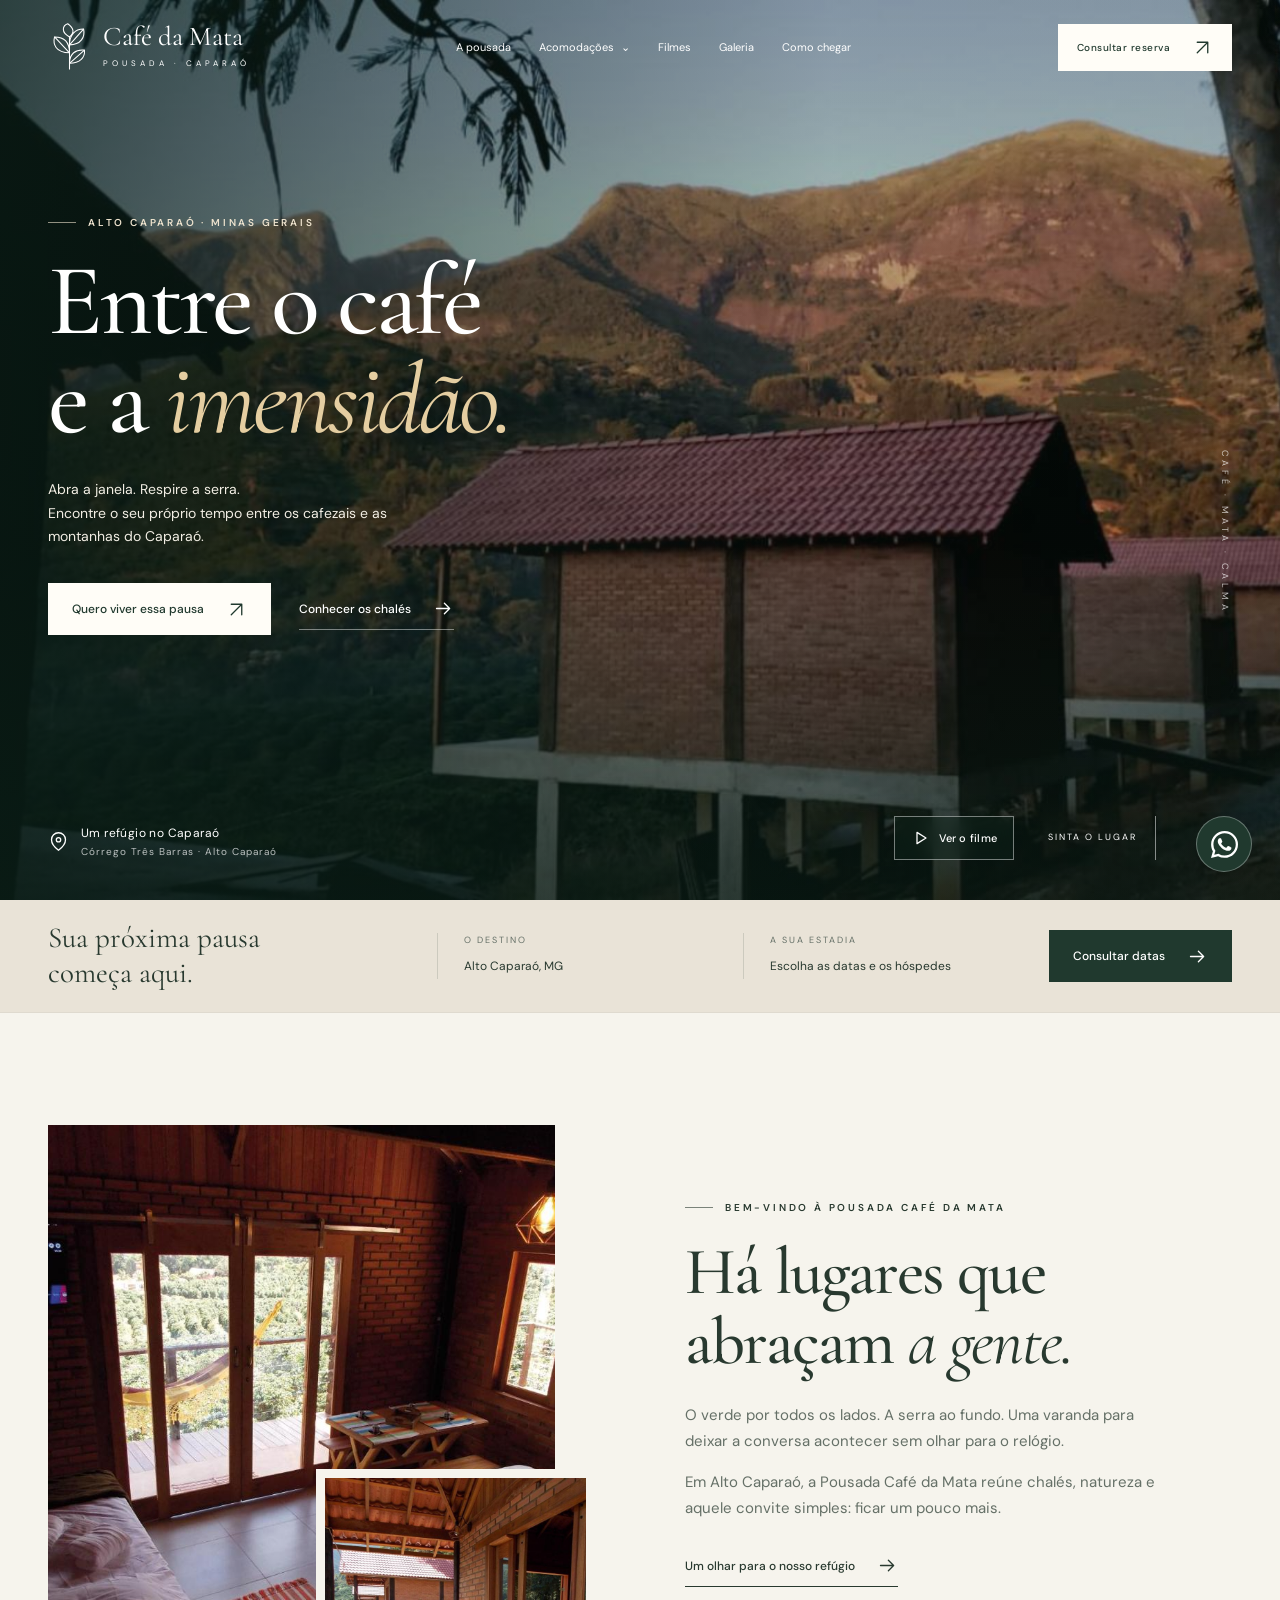
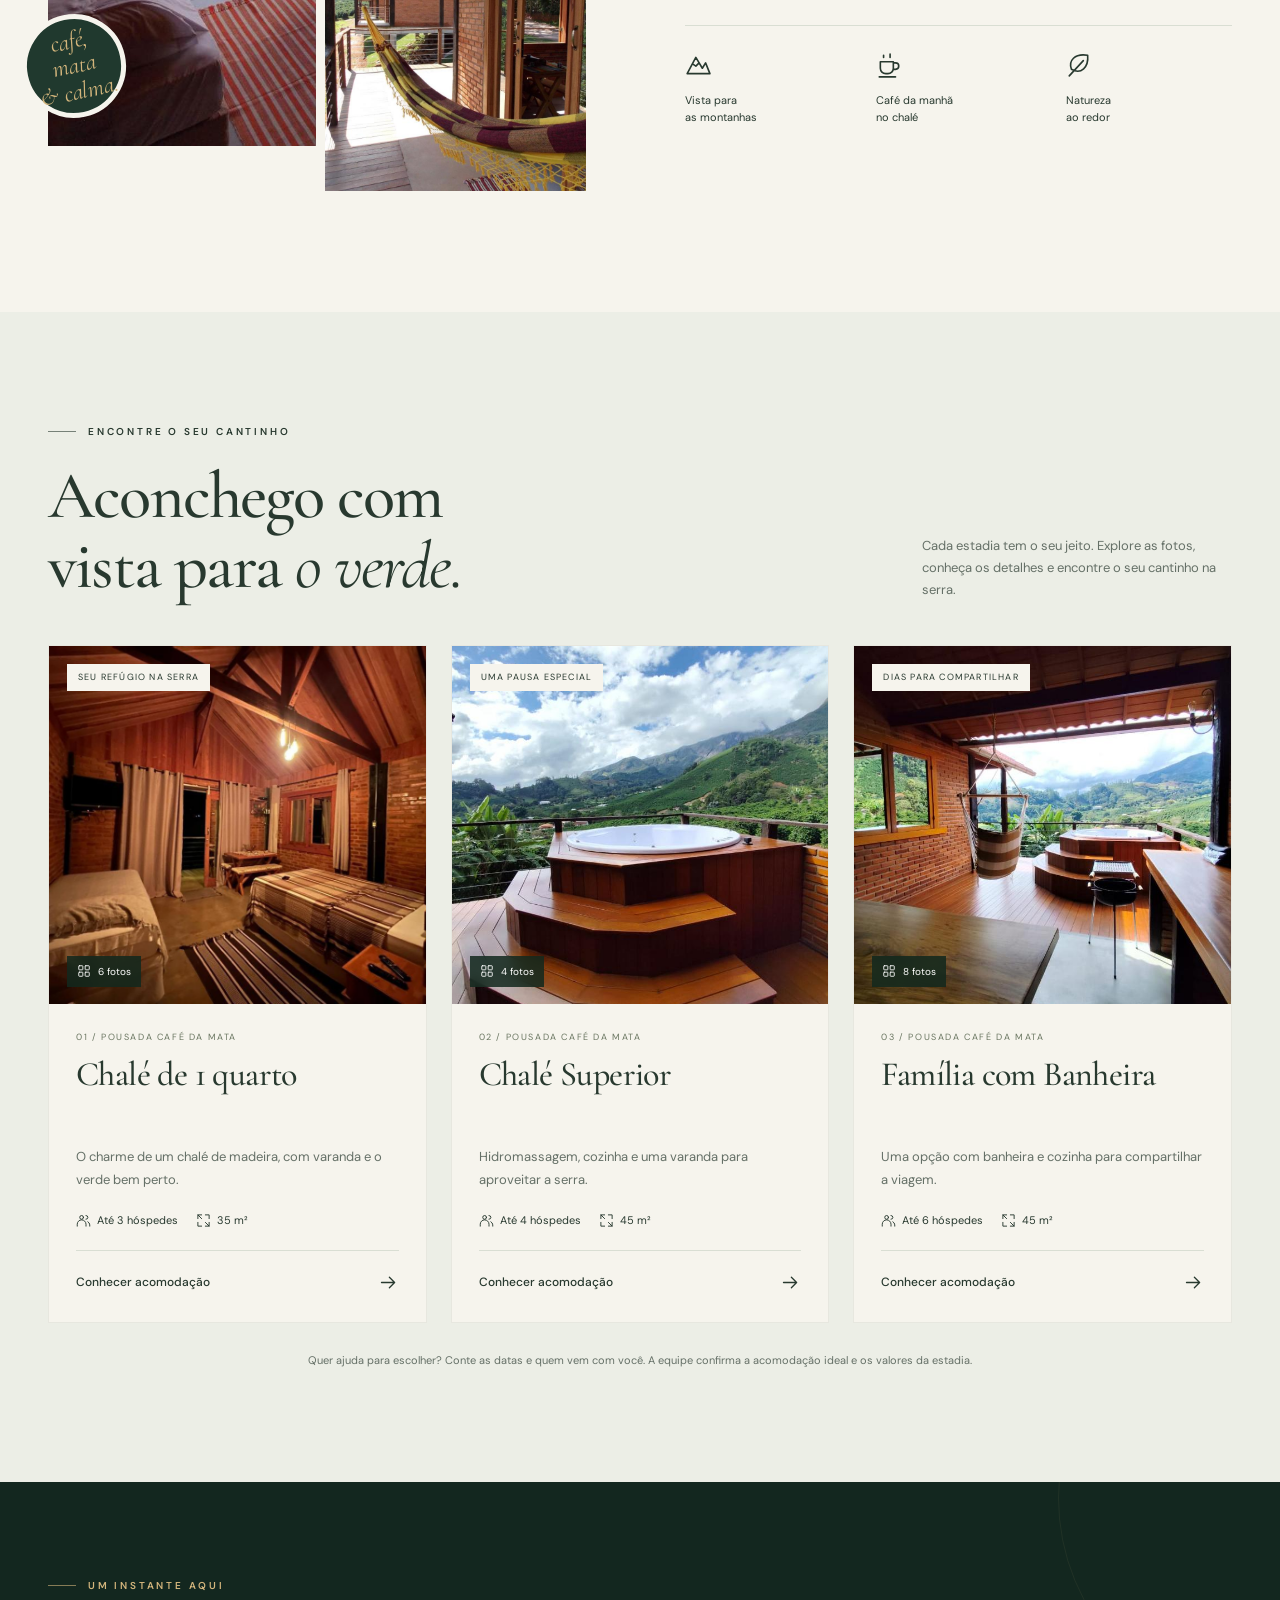
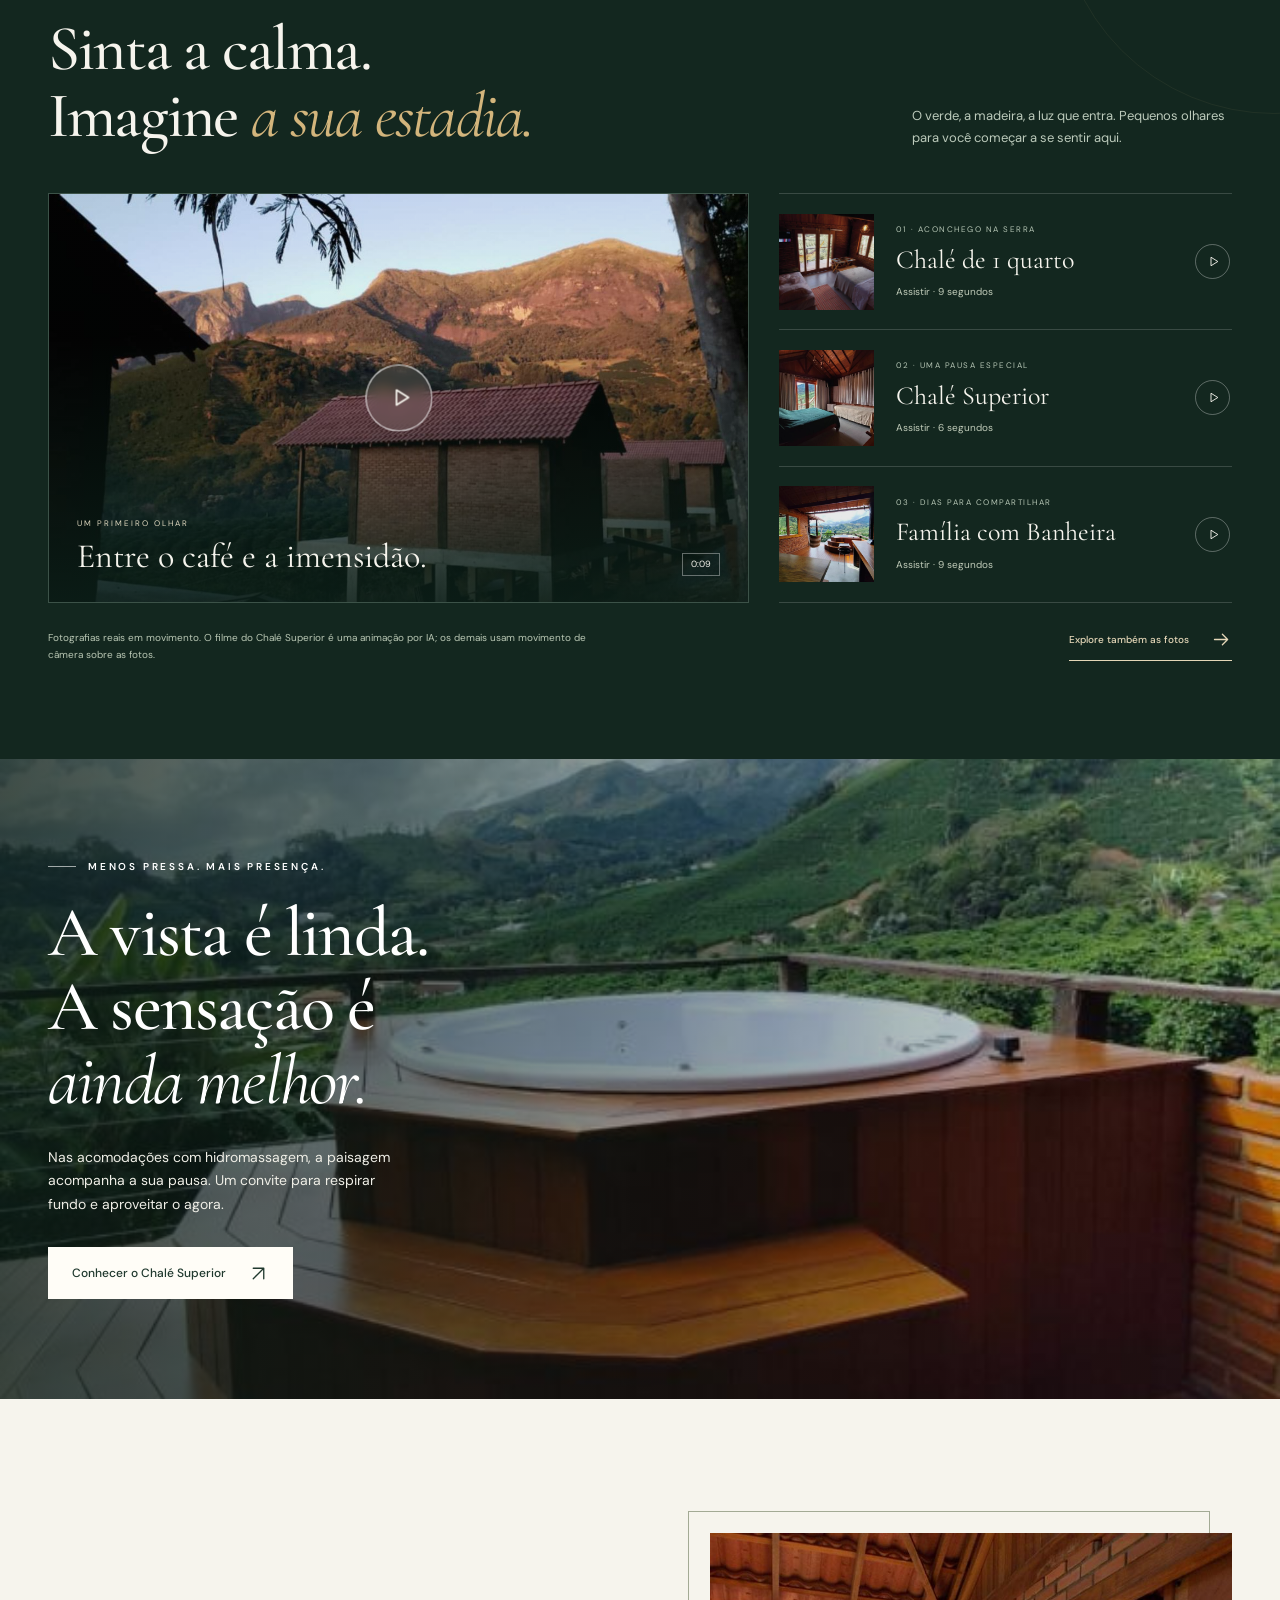
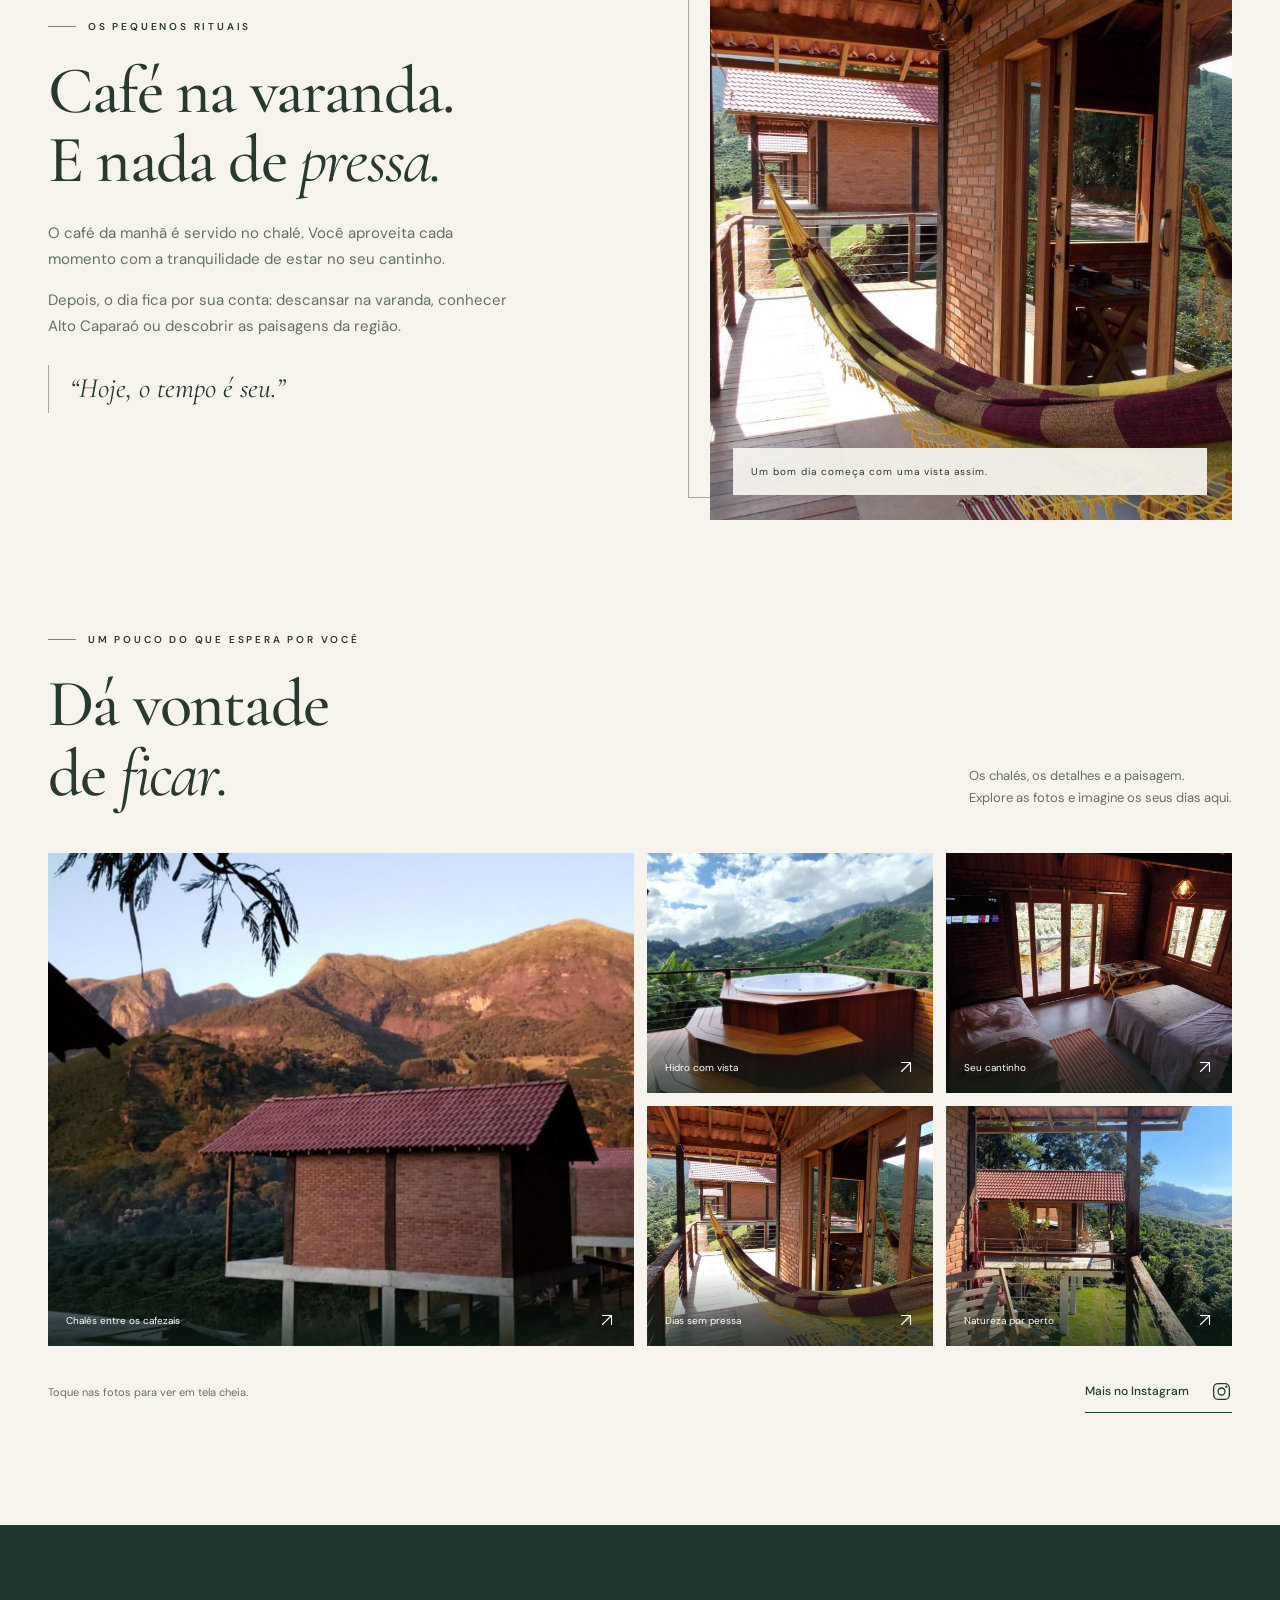
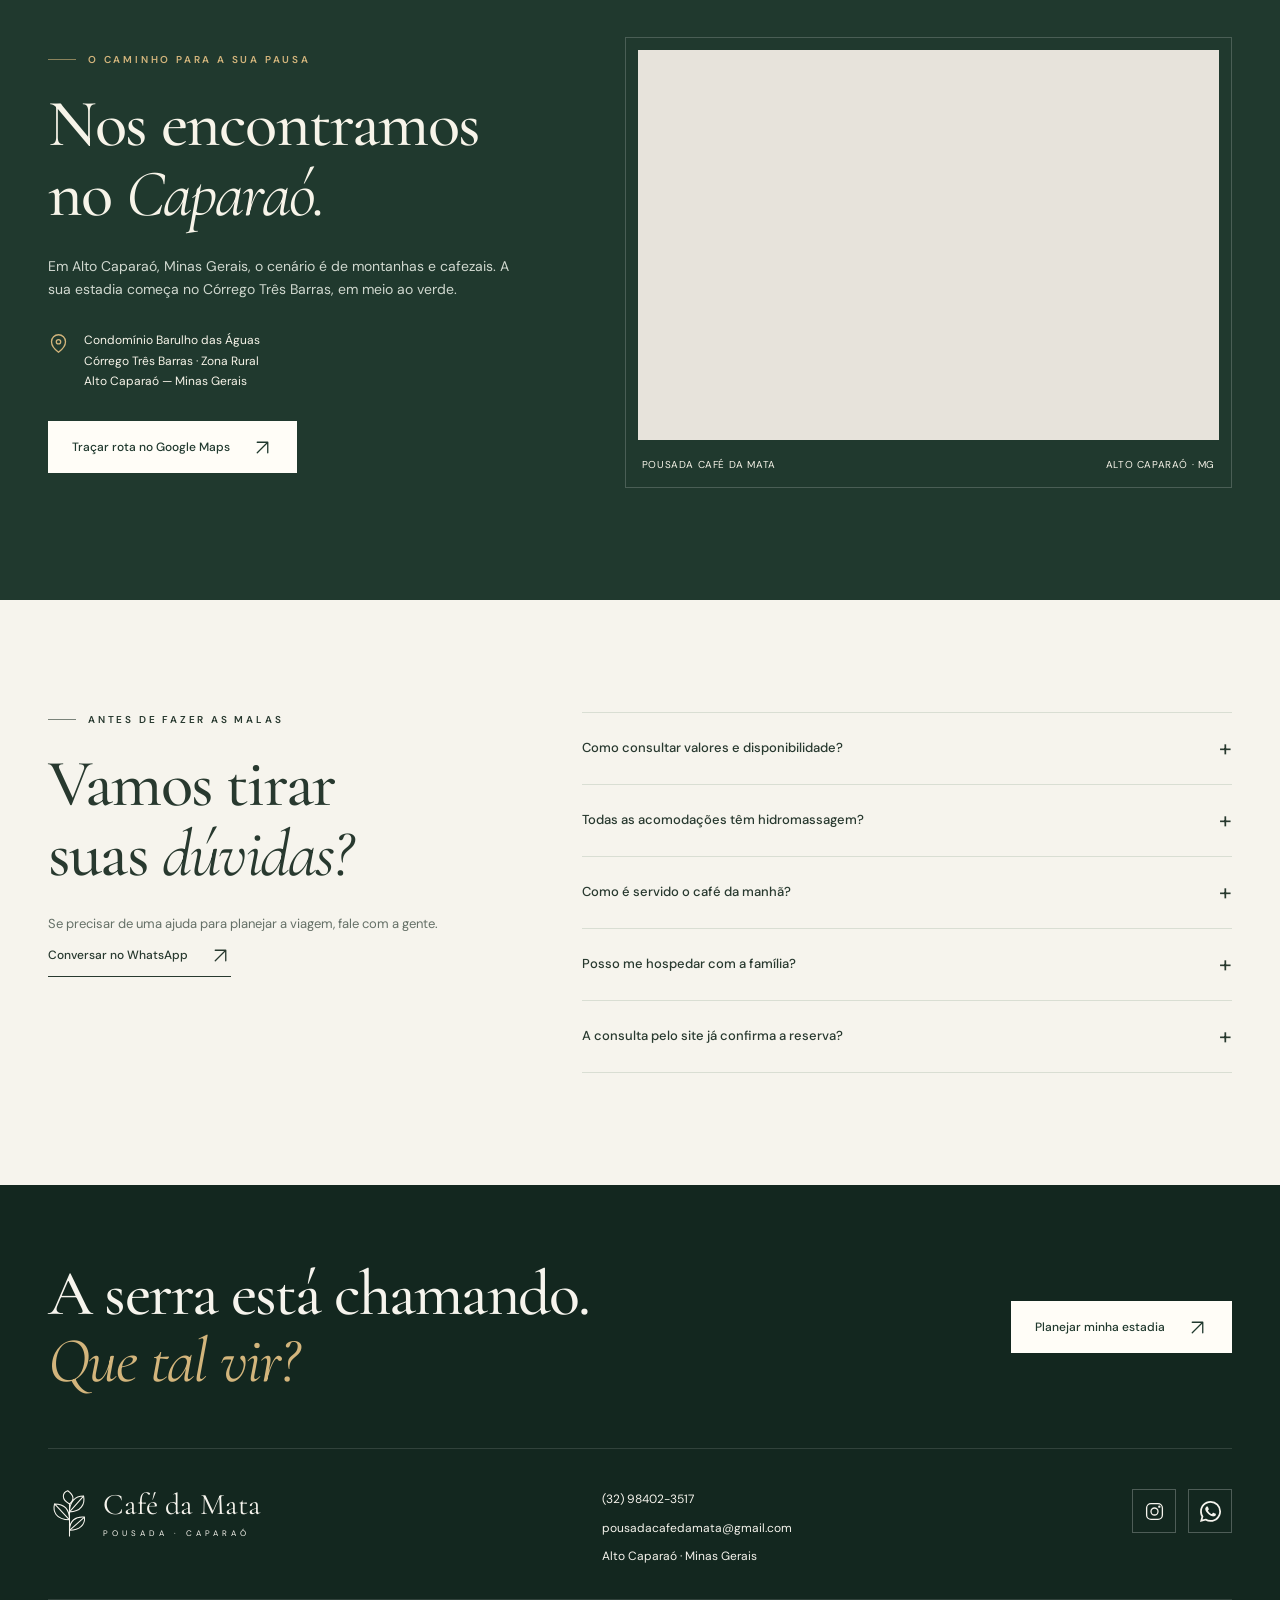
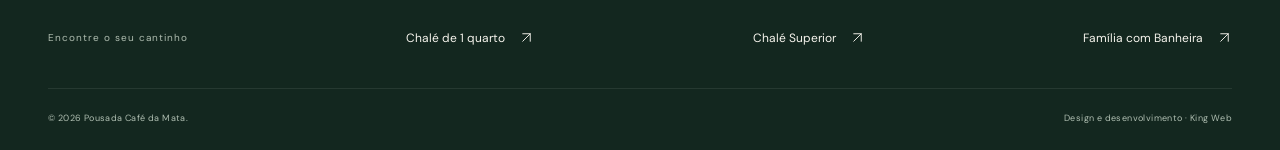
<file: index.html>
<!DOCTYPE html>
<html lang="pt-BR">
<head>
  <meta charset="UTF-8">
  <meta name="viewport" content="width=device-width, initial-scale=1, viewport-fit=cover">
  <meta name="theme-color" content="#20392e">
  <title>Pousada Café da Mata | Seu refúgio em Alto Caparaó</title>
  <meta name="description" content="Chalés entre cafezais e montanhas em Alto Caparaó, MG. Conheça a Pousada Café da Mata e consulte sua estadia pelo WhatsApp.">
  <meta property="og:type" content="website">
  <meta property="og:title" content="Pousada Café da Mata — entre o café e a imensidão">
  <meta property="og:description" content="Abra a janela. Respire a serra. Encontre o seu próprio tempo no Caparaó.">
  <meta property="og:image" content="https://cf.bstatic.com/xdata/images/hotel/max1280x900/216989033.jpg?hp=1&amp;k=63dea648a4e347a8850df629a16e550a59f6cac42575afa051df67a04a47eead&amp;o=">
  <meta property="og:locale" content="pt_BR">
  <link rel="icon" href="img/favicon.svg" type="image/svg+xml">
  <link rel="stylesheet" href="css/fonts.css">
  <link rel="stylesheet" href="css/style.css">
  <link rel="stylesheet" href="css/cinema.css">
  <script src="js/script.js" defer></script>
  <script src="js/cinema.js" defer></script>
</head>
<body>
<a class="skip-link" href="#conteudo">Pular para o conteúdo</a>
<!-- Ícones vetoriais locais, sem bibliotecas externas. -->
<svg xmlns="http://www.w3.org/2000/svg" width="0" height="0" style="position:absolute;overflow:hidden" aria-hidden="true">
  <symbol id="brand-symbol" viewBox="0 0 48 58"><path d="M24 54V17M24 35C8 35 5 25 7 17c11 0 17 6 17 18ZM24 26C37 26 42 17 40 8c-10 0-16 7-16 18ZM24 47c12 0 18-7 17-15-10-1-17 4-17 15ZM24 17C14 12 16 4 22 2c7 5 8 10 2 15Z"/><path d="m7 17 17 18m16-27L24 26m17 6L24 47"/></symbol>
  <symbol id="i-arrow" viewBox="0 0 24 24"><path d="M4 12h15m-6-6 6 6-6 6"/></symbol>
  <symbol id="i-up" viewBox="0 0 24 24"><path d="M6 18 18 6M6 6h12v12"/></symbol>
  <symbol id="i-left" viewBox="0 0 24 24"><path d="M20 12H5m6-6-6 6 6 6"/></symbol>
  <symbol id="i-close" viewBox="0 0 24 24"><path d="m6 6 12 12M6 18 18 6"/></symbol>
  <symbol id="i-pin" viewBox="0 0 24 24"><path d="M20 10c0 6-8 12-8 12S4 16 4 10a8 8 0 1 1 16 0Z"/><circle cx="12" cy="10" r="2.5"/></symbol>
  <symbol id="i-cup" viewBox="0 0 24 24"><path d="M4 9h12v6a5 5 0 0 1-5 5H9a5 5 0 0 1-5-5ZM16 10h2a3 3 0 0 1 0 6h-2M3 23h15M7 3v2m6-3v3"/></symbol>
  <symbol id="i-mountain" viewBox="0 0 24 24"><path d="m2 20 8-15 6 10 3-5 4 10ZM7 11l3 2 3-3"/></symbol>
  <symbol id="i-leaf" viewBox="0 0 24 24"><path d="M20 3C8 1 2 8 5 16c9 5 16-2 15-13ZM3 22 16 8"/></symbol>
  <symbol id="i-wifi" viewBox="0 0 24 24"><path d="M2 8a16 16 0 0 1 20 0M5 12a11 11 0 0 1 14 0M8 16a6 6 0 0 1 8 0"/><circle cx="12" cy="20" r=".6"/></symbol>
  <symbol id="i-bath" viewBox="0 0 24 24"><path d="M3 12h18v3a5 5 0 0 1-5 5H8a5 5 0 0 1-5-5ZM5 12V5a3 3 0 0 1 6 0M8 6h6M6 20v2m12-2v2"/></symbol>
  <symbol id="i-instagram" viewBox="0 0 24 24"><rect x="3" y="3" width="18" height="18" rx="5"/><circle cx="12" cy="12" r="4"/><circle cx="17.5" cy="6.5" r=".6"/></symbol>
  <symbol id="i-whatsapp" viewBox="0 0 24 24"><path d="M20.52 3.48A11.86 11.86 0 0 0 12.05 0C5.47 0 .11 5.35.1 11.93c0 2.1.55 4.16 1.59 5.97L0 24l6.26-1.64a11.95 11.95 0 0 0 5.78 1.47h.01c6.58 0 11.94-5.35 11.95-11.93a11.87 11.87 0 0 0-3.48-8.42ZM12.05 21.8a9.92 9.92 0 0 1-5.06-1.38l-.36-.21-3.72.98.99-3.63-.24-.37a9.88 9.88 0 0 1-1.52-5.26c0-5.47 4.45-9.92 9.93-9.92a9.87 9.87 0 0 1 7.02 2.91 9.86 9.86 0 0 1 2.9 7.02c-.01 5.47-4.46 9.86-9.94 9.86Zm5.45-7.43c-.3-.15-1.77-.87-2.04-.97-.27-.1-.47-.15-.67.15-.2.3-.77.97-.94 1.17-.17.2-.35.22-.65.07-.3-.15-1.26-.46-2.39-1.47-.88-.78-1.48-1.75-1.65-2.05-.17-.3-.02-.46.13-.61.13-.13.3-.35.45-.52.15-.18.2-.3.3-.5.1-.2.05-.37-.03-.52-.07-.15-.67-1.62-.92-2.22-.24-.58-.49-.5-.67-.51h-.57c-.2 0-.52.07-.8.37-.27.3-1.04 1.02-1.04 2.49s1.07 2.89 1.22 3.09c.15.2 2.1 3.2 5.1 4.49.71.31 1.27.49 1.7.62.71.22 1.36.19 1.87.12.57-.09 1.77-.72 2.02-1.42.25-.7.25-1.3.17-1.42-.07-.13-.27-.2-.57-.35Z"/></symbol>

  <symbol id="i-bed" viewBox="0 0 24 24"><path d="M3 18V5m18 13v-7H3m0 7h18M3 18v3m18-3v3M6 11V7h5v4m2 0V7h5v4"/></symbol>
  <symbol id="i-area" viewBox="0 0 24 24"><path d="M3 9V3h6m6 0h6v6m0 6v6h-6m-6 0H3v-6M3 3l6 6m12 12-6-6"/></symbol>
  <symbol id="i-guests" viewBox="0 0 24 24"><circle cx="9" cy="7" r="3"/><path d="M2 21v-3a7 7 0 0 1 14 0v3m0-17a3 3 0 0 1 0 6m3 4a6 6 0 0 1 3 5v2"/></symbol>
  <symbol id="i-grid" viewBox="0 0 24 24"><rect x="3" y="3" width="7" height="7" rx="1"/><rect x="14" y="3" width="7" height="7" rx="1"/><rect x="3" y="14" width="7" height="7" rx="1"/><rect x="14" y="14" width="7" height="7" rx="1"/></symbol>
  <symbol id="i-kitchen" viewBox="0 0 24 24"><path d="M4 2v7a3 3 0 0 0 6 0V2M7 2v20m12-20c-3 3-4 7-3 10h3m0-10v20"/></symbol>
  <symbol id="i-shower" viewBox="0 0 24 24"><path d="M4 21V7a4 4 0 0 1 8 0m-3 4a3 3 0 0 1 6 0H9Zm2 4v1m4-1v1m-2 3v1m4-1v1"/></symbol>
  <symbol id="i-fridge" viewBox="0 0 24 24"><rect x="5" y="2" width="14" height="20" rx="2"/><path d="M5 10h14M8 5v2m0 6v4"/></symbol>
  <symbol id="i-check" viewBox="0 0 24 24"><path d="m5 12 4 4L19 6"/></symbol>
<symbol id="i-movie-play" viewBox="0 0 24 24"><path class="play-fill" d="M8 4.5 20 12 8 19.5Z"/></symbol><symbol id="i-movie-pause" viewBox="0 0 24 24"><path d="M8 5v14M16 5v14" stroke-width="3"/></symbol></svg>

<header class="header" id="header">
  <div class="container header-inner">
    <a class="brand" href="#inicio" aria-label="Pousada Café da Mata — início"><svg class="brand-mark" aria-hidden="true"><use href="#brand-symbol"></use></svg><span><span class="brand-word">Café da Mata</span><span class="brand-sub">Pousada · Caparaó</span></span></a>
    <nav class="desktop-nav" aria-label="Navegação principal">
      <a href="#pousada">A pousada</a><details class="nav-dropdown"><summary>Acomodações <span aria-hidden="true">⌄</span></summary><div class="nav-dropdown-panel"><a href="chale-1-quarto.html"><span>Chalé de 1 quarto</span><svg class="icon" aria-hidden="true"><use href="#i-arrow"></use></svg></a><a href="chale-superior.html"><span>Chalé Superior</span><svg class="icon" aria-hidden="true"><use href="#i-arrow"></use></svg></a><a href="familia-com-banheira.html"><span>Família com Banheira</span><svg class="icon" aria-hidden="true"><use href="#i-arrow"></use></svg></a></div></details><a href="#filmes">Filmes</a><a href="#galeria">Galeria</a><a href="#localizacao">Como chegar</a>
    </nav>
    <a class="btn btn-light header-cta" href="https://wa.me/5532984023517" data-book="">Consultar reserva <svg class="icon" aria-hidden="true"><use href="#i-up"></use></svg></a>
    <details class="mobile-menu" id="mobile-menu">
      <summary aria-label="Abrir navegação">MENU <span class="menu-lines" aria-hidden="true"></span></summary>
      <nav aria-label="Navegação para celular">
        <a href="#pousada">A pousada</a><a href="#acomodacoes">Acomodações</a><div class="mobile-room-links"><a href="chale-1-quarto.html"><span>Chalé de 1 quarto</span><svg class="icon" aria-hidden="true"><use href="#i-arrow"></use></svg></a><a href="chale-superior.html"><span>Chalé Superior</span><svg class="icon" aria-hidden="true"><use href="#i-arrow"></use></svg></a><a href="familia-com-banheira.html"><span>Família com Banheira</span><svg class="icon" aria-hidden="true"><use href="#i-arrow"></use></svg></a></div><a href="#experiencia">A experiência</a><a href="#filmes">Filmes</a><a href="#galeria">Galeria</a><a href="#localizacao">Como chegar</a><a href="https://wa.me/5532984023517" data-book="">Consultar uma reserva</a>
      </nav>
    </details>
  </div>
</header>

<main id="conteudo" tabindex="-1">
  <section class="hero motion-surface" data-motion-surface id="inicio" aria-labelledby="hero-title">
    <img class="hero-image" src="img/chales-cafezal.jpg" alt="Chalés da Pousada Café da Mata entre cafezais e montanhas de Alto Caparaó" width="1280" height="798" fetchpriority="high">
    <video class="motion-video" data-background-video data-desktop-src="img/videos/pousada.mp4" data-mobile-src="img/videos/pousada-mobile.mp4" poster="img/chales-cafezal.jpg" preload="none" muted playsinline aria-hidden="true" tabindex="-1"></video>
    <div class="container hero-content">
      <p class="eyebrow">Alto Caparaó · Minas Gerais</p>
      <h1 id="hero-title">Entre o café<br>e a <em>imensidão.</em></h1>
      <p class="hero-copy">Abra a janela. Respire a serra.<br>Encontre o seu próprio tempo entre os cafezais e as montanhas do Caparaó.</p>
      <div class="hero-actions">
        <a class="btn btn-light" href="https://wa.me/5532984023517" data-book="">Quero viver essa pausa <svg class="icon" aria-hidden="true"><use href="#i-up"></use></svg></a>
        <a class="text-link" href="#acomodacoes">Conhecer os chalés <svg class="icon" aria-hidden="true"><use href="#i-arrow"></use></svg></a>
      </div>
    </div>
    <div class="container hero-bottom">
      <a class="hero-location" href="#localizacao"><svg class="icon" aria-hidden="true"><use href="#i-pin"></use></svg><div><strong>Um refúgio no Caparaó</strong><span>Córrego Três Barras · Alto Caparaó</span></div></a>
      <div class="motion-toolbar"><a class="movie-link" href="img/videos/pousada.mp4" data-film="" data-film-mobile="img/videos/pousada-mobile.mp4" data-film-title="Entre o café e a imensidão" data-film-poster="img/chales-cafezal.jpg" data-film-caption="Movimento de câmera aplicado a uma fotografia real da pousada. Sem áudio." data-film-page=""><svg class="movie-icon" aria-hidden="true"><use href="#i-movie-play"></use></svg><span>Ver o filme</span></a><button class="motion-control" type="button" data-motion-toggle hidden aria-label="Reproduzir vídeo de fundo" aria-pressed="false"><svg class="movie-icon" aria-hidden="true"><use data-motion-icon href="#i-movie-play"></use></svg></button></div>
      <a class="hero-scroll" href="#pousada" aria-label="Descer para conhecer a pousada">Sinta o lugar</a>
    </div>
    <span class="hero-index" aria-hidden="true">CAFÉ · MATA · CALMA</span>
  </section>

  <div class="booking-strip">
    <div class="container booking-strip-inner">
      <p class="strip-title">Sua próxima pausa<br>começa aqui.</p>
      <div class="strip-item"><span>O destino</span><strong>Alto Caparaó, MG</strong></div>
      <div class="strip-item"><span>A sua estadia</span><strong>Escolha as datas e os hóspedes</strong></div>
      <a class="btn" href="https://wa.me/5532984023517" data-book="">Consultar datas <svg class="icon" aria-hidden="true"><use href="#i-arrow"></use></svg></a>
    </div>
  </div>

  <section class="section" id="pousada" aria-labelledby="story-title">
    <div class="container story">
      <div class="story-visual" data-reveal>
        <img class="story-main" src="img/interior-chale.jpg" alt="Interior de um chalé com paredes de tijolinho e portas abertas para a serra" width="1200" height="900" loading="lazy" decoding="async">
        <img class="story-small" src="img/varanda-rede.jpg" alt="Rede na varanda da Pousada Café da Mata" width="1200" height="900" loading="lazy" decoding="async">
        <span class="story-seal" aria-hidden="true">café,<br>mata<br>&amp; calma.</span>
      </div>
      <div data-reveal>
        <p class="eyebrow">Bem-vindo à Pousada Café da Mata</p>
        <h2 id="story-title">Há lugares que<br>abraçam <em>a gente.</em></h2>
        <div class="copy">
          <p>O verde por todos os lados. A serra ao fundo. Uma varanda para deixar a conversa acontecer sem olhar para o relógio.</p>
          <p>Em Alto Caparaó, a Pousada Café da Mata reúne chalés, natureza e aquele convite simples: ficar um pouco mais.</p>
        </div>
        <a class="text-link" href="#galeria">Um olhar para o nosso refúgio <svg class="icon" aria-hidden="true"><use href="#i-arrow"></use></svg></a>
        <div class="rituals">
          <div><svg class="icon" aria-hidden="true"><use href="#i-mountain"></use></svg><span>Vista para<br>as montanhas</span></div>
          <div><svg class="icon" aria-hidden="true"><use href="#i-cup"></use></svg><span>Café da manhã<br>no chalé</span></div>
          <div><svg class="icon" aria-hidden="true"><use href="#i-leaf"></use></svg><span>Natureza<br>ao redor</span></div>
        </div>
      </div>
    </div>
  </section>

  <section class="section stays" id="acomodacoes" aria-labelledby="stays-title">
    <div class="container">
      <div class="section-heading" data-reveal>
        <div><p class="eyebrow">Encontre o seu cantinho</p><h2 id="stays-title">Aconchego com<br>vista para <em>o verde.</em></h2></div>
        <p class="copy">Cada estadia tem o seu jeito. Explore as fotos, conheça os detalhes e encontre o seu cantinho na serra.</p>
      </div>
      <div class="stay-grid">
<article class="stay-card" data-reveal>
  <a class="stay-photo" href="chale-1-quarto.html" aria-label="Conhecer Chalé de 1 quarto">
    <img class="" src="img/chale-1-quarto/quarto-noite.jpg" alt="Interior de madeira do Chalé de 1 quarto com camas e iluminação acolhedora" width="1024" height="768" loading="lazy" decoding="async">
    <span class="photo-tag">Seu refúgio na serra</span><span class="photo-count"><svg class="icon" aria-hidden="true"><use href="#i-grid"></use></svg> 6 fotos</span>
  </a>
  <div class="stay-content">
    <p class="stay-category">01 / POUSADA CAFÉ DA MATA</p>
    <h3><a href="chale-1-quarto.html">Chalé de 1 quarto</a></h3>
    <p>O charme de um chalé de madeira, com varanda e o verde bem perto.</p>
    <div class="stay-features"><span><svg class="icon" aria-hidden="true"><use href="#i-guests"></use></svg> Até 3 hóspedes</span><span><svg class="icon" aria-hidden="true"><use href="#i-area"></use></svg> 35 m²</span></div>
    <a class="text-link" href="chale-1-quarto.html">Conhecer acomodação <svg class="icon" aria-hidden="true"><use href="#i-arrow"></use></svg></a>
  </div>
</article>
<article class="stay-card" data-reveal>
  <a class="stay-photo" href="chale-superior.html" aria-label="Conhecer Chalé Superior">
    <img class="" src="img/hidromassagem-serra.jpg" alt="Hidromassagem no deck com montanhas do Caparaó ao fundo" width="676" height="900" loading="lazy" decoding="async">
    <span class="photo-tag">Uma pausa especial</span><span class="photo-count"><svg class="icon" aria-hidden="true"><use href="#i-grid"></use></svg> 4 fotos</span>
  </a>
  <div class="stay-content">
    <p class="stay-category">02 / POUSADA CAFÉ DA MATA</p>
    <h3><a href="chale-superior.html">Chalé Superior</a></h3>
    <p>Hidromassagem, cozinha e uma varanda para aproveitar a serra.</p>
    <div class="stay-features"><span><svg class="icon" aria-hidden="true"><use href="#i-guests"></use></svg> Até 4 hóspedes</span><span><svg class="icon" aria-hidden="true"><use href="#i-area"></use></svg> 45 m²</span></div>
    <a class="text-link" href="chale-superior.html">Conhecer acomodação <svg class="icon" aria-hidden="true"><use href="#i-arrow"></use></svg></a>
  </div>
</article>
<article class="stay-card" data-reveal>
  <a class="stay-photo" href="familia-com-banheira.html" aria-label="Conhecer Família com Banheira">
    <img class="" src="img/familia/deck.jpg" alt="Deck da acomodação Família, com mesa, banheira e vista das montanhas" width="676" height="900" loading="lazy" decoding="async">
    <span class="photo-tag">Dias para compartilhar</span><span class="photo-count"><svg class="icon" aria-hidden="true"><use href="#i-grid"></use></svg> 8 fotos</span>
  </a>
  <div class="stay-content">
    <p class="stay-category">03 / POUSADA CAFÉ DA MATA</p>
    <h3><a href="familia-com-banheira.html">Família com Banheira</a></h3>
    <p>Uma opção com banheira e cozinha para compartilhar a viagem.</p>
    <div class="stay-features"><span><svg class="icon" aria-hidden="true"><use href="#i-guests"></use></svg> Até 6 hóspedes</span><span><svg class="icon" aria-hidden="true"><use href="#i-area"></use></svg> 45 m²</span></div>
    <a class="text-link" href="familia-com-banheira.html">Conhecer acomodação <svg class="icon" aria-hidden="true"><use href="#i-arrow"></use></svg></a>
  </div>
</article>
      </div>
      <p class="stays-note">Quer ajuda para escolher? Conte as datas e quem vem com você. A equipe confirma a acomodação ideal e os valores da estadia.</p>
    </div>
  </section>

  <section class="section cinema" id="filmes" aria-labelledby="cinema-title"><div class="container"><div class="section-heading" data-reveal><div><p class="eyebrow">Um instante aqui</p><h2 id="cinema-title">Sinta a calma.<br>Imagine <em>a sua estadia.</em></h2></div><p class="copy">O verde, a madeira, a luz que entra. Pequenos olhares para você começar a se sentir aqui.</p></div><div class="cinema-grid" data-reveal><a class="cinema-feature" href="img/videos/pousada.mp4" data-film="" data-film-mobile="img/videos/pousada-mobile.mp4" data-film-title="Entre o café e a imensidão" data-film-poster="img/chales-cafezal.jpg" data-film-caption="Movimento de câmera aplicado a uma fotografia real da pousada. Sem áudio." data-film-page="" aria-label="Assistir ao filme da pousada"><img src="img/chales-cafezal.jpg" alt="Chalés da Pousada Café da Mata entre cafezais e montanhas" width="1280" height="798" loading="lazy"><span class="cinema-play"><svg class="movie-icon" aria-hidden="true"><use href="#i-movie-play"></use></svg></span><span class="cinema-feature-caption"><span><small>Um primeiro olhar</small><strong>Entre o café e a imensidão.</strong></span><span class="cinema-duration">0:09</span></span></a><div class="cinema-list"><a class="cinema-item" href="img/videos/chale-1-quarto.mp4" data-film="" data-film-mobile="img/videos/chale-1-quarto-mobile.mp4" data-film-title="Chalé de 1 quarto" data-film-poster="img/chale-1-quarto/interior.jpg" data-film-caption="Movimento de câmera aplicado a uma fotografia real do Chalé de 1 quarto. Sem áudio." data-film-page="chale-1-quarto.html" aria-label="Assistir ao vídeo: Chalé de 1 quarto"><img src="img/chale-1-quarto/interior.jpg" alt="Interior do Chalé de 1 quarto com duas camas e varanda" width="90" height="96" loading="lazy"><span class="cinema-item-copy"><small>01 · Aconchego na serra</small><strong>Chalé de 1 quarto</strong><span>Assistir · 9 segundos</span></span><span class="cinema-item-play"><svg class="movie-icon" aria-hidden="true"><use href="#i-movie-play"></use></svg></span></a><a class="cinema-item" href="img/videos/chale-superior.mp4" data-film="" data-film-mobile="img/videos/chale-superior-mobile.mp4" data-film-title="Chalé Superior" data-film-poster="img/superior/quarto.jpg" data-film-caption="Animação por IA a partir de uma fotografia real do Chalé Superior. Consulte também as fotos da acomodação. Sem áudio." data-film-page="chale-superior.html" aria-label="Assistir ao vídeo: Chalé Superior"><img src="img/superior/quarto.jpg" alt="Quarto do Chalé Superior com teto de madeira e vista para a varanda" width="90" height="96" loading="lazy"><span class="cinema-item-copy"><small>02 · Uma pausa especial</small><strong>Chalé Superior</strong><span>Assistir · 6 segundos</span></span><span class="cinema-item-play"><svg class="movie-icon" aria-hidden="true"><use href="#i-movie-play"></use></svg></span></a><a class="cinema-item" href="img/videos/familia-banheira.mp4" data-film="" data-film-mobile="img/videos/familia-banheira-mobile.mp4" data-film-title="Família com Banheira" data-film-poster="img/familia/deck.jpg" data-film-caption="Movimento de câmera aplicado a uma fotografia real do deck da acomodação Família com Banheira. Sem áudio." data-film-page="familia-com-banheira.html" aria-label="Assistir ao vídeo: Família com Banheira"><img src="img/familia/deck.jpg" alt="Deck da acomodação Família com banheira e vista para as montanhas" width="90" height="96" loading="lazy"><span class="cinema-item-copy"><small>03 · Dias para compartilhar</small><strong>Família com Banheira</strong><span>Assistir · 9 segundos</span></span><span class="cinema-item-play"><svg class="movie-icon" aria-hidden="true"><use href="#i-movie-play"></use></svg></span></a></div></div><div class="cinema-foot"><p>Fotografias reais em movimento. O filme do Chalé Superior é uma animação por IA; os demais usam movimento de câmera sobre as fotos.</p><a class="text-link" href="#galeria">Explore também as fotos <svg class="icon" aria-hidden="true"><use href="#i-arrow"></use></svg></a></div></div></section>

  <section class="pause" id="experiencia" aria-labelledby="pause-title">
    <img src="img/hidromassagem-serra.jpg" alt="Banheira ao ar livre em deck de madeira com paisagem de montanhas" width="676" height="900" loading="lazy" decoding="async">
    <div class="container">
      <div class="pause-content" data-reveal>
        <p class="eyebrow">Menos pressa. Mais presença.</p>
        <h2 id="pause-title">A vista é linda.<br>A sensação é<br><em>ainda melhor.</em></h2>
        <p class="copy">Nas acomodações com hidromassagem, a paisagem acompanha a sua pausa. Um convite para respirar fundo e aproveitar o agora.</p>
        <a class="btn btn-light" href="chale-superior.html">Conhecer o Chalé Superior <svg class="icon" aria-hidden="true"><use href="#i-up"></use></svg></a>
      </div>
    </div>
  </section>

  <section class="section" aria-labelledby="breakfast-title">
    <div class="container breakfast">
      <div data-reveal>
        <p class="eyebrow">Os pequenos rituais</p>
        <h2 id="breakfast-title">Café na varanda.<br>E nada de <em>pressa.</em></h2>
        <div class="copy">
          <p>O café da manhã é servido no chalé. Você aproveita cada momento com a tranquilidade de estar no seu cantinho.</p>
          <p>Depois, o dia fica por sua conta: descansar na varanda, conhecer Alto Caparaó ou descobrir as paisagens da região.</p>
        </div>
        <p class="breakfast-quote">“Hoje, o tempo é seu.”</p>
      </div>
      <figure class="breakfast-image" data-reveal>
        <img src="img/varanda-rede.jpg" alt="Varanda com rede e vista aberta para o verde, na Pousada Café da Mata" width="1200" height="900" loading="lazy" decoding="async">
        <figcaption>Um bom dia começa com uma vista assim.</figcaption>
      </figure>
    </div>
  </section>

  <section class="section gallery-section" id="galeria" aria-labelledby="gallery-title">
    <div class="container">
      <div class="section-heading" data-reveal>
        <div><p class="eyebrow">Um pouco do que espera por você</p><h2 id="gallery-title">Dá vontade<br>de <em>ficar.</em></h2></div>
        <p class="copy">Os chalés, os detalhes e a paisagem.<br>Explore as fotos e imagine os seus dias aqui.</p>
      </div>
      <div class="gallery" id="gallery" data-reveal>
        <a href="img/chales-cafezal.jpg" data-photo data-caption="Chalés entre os cafezais" target="_blank" rel="noopener noreferrer"><img src="img/chales-cafezal.jpg" alt="Chalés suspensos sobre os cafezais com montanhas ao fundo" width="1280" height="798" loading="lazy" decoding="async"><span class="gallery-label">Chalés entre os cafezais <svg class="icon" aria-hidden="true"><use href="#i-up"></use></svg></span></a>
        <a href="img/hidromassagem-serra.jpg" data-photo data-caption="Uma pausa com vista para a serra" target="_blank" rel="noopener noreferrer"><img src="img/hidromassagem-serra.jpg" alt="Hidromassagem em deck de madeira diante da serra" width="676" height="900" loading="lazy" decoding="async"><span class="gallery-label">Hidro com vista <svg class="icon" aria-hidden="true"><use href="#i-up"></use></svg></span></a>
        <a href="img/interior-chale.jpg" data-photo data-caption="Aconchego em cada detalhe" target="_blank" rel="noopener noreferrer"><img src="img/interior-chale.jpg" alt="Quarto com tijolinhos aparentes e acesso à varanda" width="1200" height="900" loading="lazy" decoding="async"><span class="gallery-label">Seu cantinho <svg class="icon" aria-hidden="true"><use href="#i-up"></use></svg></span></a>
        <a href="img/varanda-rede.jpg" data-photo data-caption="Uma varanda para desacelerar" target="_blank" rel="noopener noreferrer"><img src="img/varanda-rede.jpg" alt="Rede na varanda com vista para as montanhas" width="1200" height="900" loading="lazy" decoding="async"><span class="gallery-label">Dias sem pressa <svg class="icon" aria-hidden="true"><use href="#i-up"></use></svg></span></a>
        <a href="img/varanda-cafezal.jpg" data-photo data-caption="O verde bem perto de você" target="_blank" rel="noopener noreferrer"><img src="img/varanda-cafezal.jpg" alt="Varanda de madeira voltada para os cafezais" width="401" height="500" loading="lazy" decoding="async"><span class="gallery-label">Natureza por perto <svg class="icon" aria-hidden="true"><use href="#i-up"></use></svg></span></a>
      </div>
      <div class="gallery-bottom">
        <span>Toque nas fotos para ver em tela cheia.</span>
        <a class="text-link" href="https://www.instagram.com/pousadacafedamata/" target="_blank" rel="noopener noreferrer">Mais no Instagram <svg class="icon" aria-hidden="true"><use href="#i-instagram"></use></svg></a>
      </div>
    </div>
  </section>

  <section class="section location" id="localizacao" aria-labelledby="location-title">
    <div class="container location-grid">
      <div data-reveal>
        <p class="eyebrow">O caminho para a sua pausa</p>
        <h2 id="location-title">Nos encontramos<br>no <em>Caparaó.</em></h2>
        <p class="copy">Em Alto Caparaó, Minas Gerais, o cenário é de montanhas e cafezais. A sua estadia começa no Córrego Três Barras, em meio ao verde.</p>
        <address class="address"><svg class="icon" aria-hidden="true"><use href="#i-pin"></use></svg><span>Condomínio Barulho das Águas<br>Córrego Três Barras · Zona Rural<br>Alto Caparaó — Minas Gerais</span></address>
        <a class="btn btn-light" href="https://www.google.com/maps/dir/?api=1&amp;destination=Pousada+Caf%C3%A9+da+Mata+Alto+Capara%C3%B3+MG" target="_blank" rel="noopener noreferrer">Traçar rota no Google Maps <svg class="icon" aria-hidden="true"><use href="#i-up"></use></svg></a>
      </div>
      <div class="map-frame" data-reveal>
        <iframe title="Localização da Pousada Café da Mata em Alto Caparaó" src="https://www.google.com/maps?q=Pousada%20Caf%C3%A9%20da%20Mata%20Alto%20Capara%C3%B3%20MG&amp;output=embed" loading="lazy" allowfullscreen referrerpolicy="no-referrer-when-downgrade"></iframe>
        <div class="map-caption"><span>POUSADA CAFÉ DA MATA</span><span>ALTO CAPARAÓ · MG</span></div>
      </div>
    </div>
  </section>

  <section class="section" aria-labelledby="faq-title">
    <div class="container faq-layout">
      <div data-reveal>
        <p class="eyebrow">Antes de fazer as malas</p><h2 id="faq-title">Vamos tirar<br>suas <em>dúvidas?</em></h2>
        <p class="copy">Se precisar de uma ajuda para planejar a viagem, fale com a gente.</p>
        <a class="text-link" href="https://wa.me/5532984023517" target="_blank" rel="noopener noreferrer">Conversar no WhatsApp <svg class="icon" aria-hidden="true"><use href="#i-up"></use></svg></a>
      </div>
      <div class="faq-list" data-reveal>
        <details><summary>Como consultar valores e disponibilidade?</summary><p>Clique em “Consultar datas”, informe o período e o número de hóspedes. O WhatsApp abre com a sua mensagem pronta. A equipe informa as opções e confirma a reserva diretamente com você.</p></details>
        <details><summary>Todas as acomodações têm hidromassagem?</summary><p>A hidromassagem está disponível em opções específicas. Escolha uma acomodação com banheira na consulta e confirme os detalhes com a equipe.</p></details>
        <details><summary>Como é servido o café da manhã?</summary><p>O café da manhã é servido no chalé, para você começar o dia com tranquilidade. Consulte a equipe sobre os detalhes da sua estadia e eventuais necessidades alimentares.</p></details>
        <details><summary>Posso me hospedar com a família?</summary><p>A pousada tem opções para famílias. Informe o número de adultos e as idades das crianças para a equipe indicar uma acomodação adequada.</p></details>
        <details><summary>A consulta pelo site já confirma a reserva?</summary><p>A consulta envia suas preferências pelo WhatsApp. A reserva fica confirmada depois que você e a equipe acertam a disponibilidade, os valores e as condições da estadia.</p></details>
      </div>
    </div>
  </section>
</main>

<footer class="footer">
  <div class="container">
    <div class="footer-top">
      <h2>A serra está chamando.<br><em>Que tal vir?</em></h2>
      <a class="btn btn-light" href="https://wa.me/5532984023517" data-book="">Planejar minha estadia <svg class="icon" aria-hidden="true"><use href="#i-up"></use></svg></a>
    </div>
    <div class="footer-bottom">
      <a class="brand" href="#inicio" aria-label="Pousada Café da Mata — voltar ao início"><svg class="brand-mark" aria-hidden="true"><use href="#brand-symbol"></use></svg><span><span class="brand-word">Café da Mata</span><span class="brand-sub">Pousada · Caparaó</span></span></a>
      <div class="footer-contact"><a href="tel:+5532984023517">(32) 98402-3517</a><a href="mailto:pousadacafedamata@gmail.com">pousadacafedamata@gmail.com</a><span>Alto Caparaó · Minas Gerais</span></div>
      <div class="footer-social">
        <a class="social-icon" href="https://www.instagram.com/pousadacafedamata/" target="_blank" rel="noopener noreferrer" aria-label="Instagram da Pousada Café da Mata"><svg class="icon" aria-hidden="true"><use href="#i-instagram"></use></svg></a>
        <a class="social-icon" href="https://wa.me/5532984023517" target="_blank" rel="noopener noreferrer" aria-label="WhatsApp da Pousada Café da Mata"><svg class="icon filled" aria-hidden="true"><use href="#i-whatsapp"></use></svg></a>
      </div>
    </div>
<nav class="footer-accommodations" aria-label="Nossas acomodações"><span>Encontre o seu cantinho</span><a href="chale-1-quarto.html">Chalé de 1 quarto <svg class="icon" aria-hidden="true"><use href="#i-up"></use></svg></a><a href="chale-superior.html">Chalé Superior <svg class="icon" aria-hidden="true"><use href="#i-up"></use></svg></a><a href="familia-com-banheira.html">Família com Banheira <svg class="icon" aria-hidden="true"><use href="#i-up"></use></svg></a></nav>
    <div class="footer-legal"><span>© <span id="year">2026</span> Pousada Café da Mata.</span><span>Design e desenvolvimento · King Web</span></div>
  </div>
</footer>

<a class="whatsapp-float" href="https://wa.me/5532984023517" target="_blank" rel="noopener noreferrer" aria-label="Conversar com a pousada pelo WhatsApp"><svg class="icon filled" aria-hidden="true"><use href="#i-whatsapp"></use></svg></a>
<div class="mobile-bar"><span>Sua pausa<br>na serra.</span><a class="btn" href="https://wa.me/5532984023517" data-book="">Consultar datas <svg class="icon" aria-hidden="true"><use href="#i-up"></use></svg></a></div>

<dialog class="booking-dialog" id="booking-dialog" aria-labelledby="booking-title" aria-describedby="booking-description">
  <button class="dialog-close" type="button" data-close aria-label="Fechar consulta"><svg class="icon" aria-hidden="true"><use href="#i-close"></use></svg></button>
  <div class="dialog-content">
    <p class="eyebrow">Sua estadia começa aqui</p>
    <h2 id="booking-title">Vamos planejar<br>sua <em>pausa?</em></h2>
    <p class="dialog-intro" id="booking-description">Escolha o período. Vamos continuar a conversa no WhatsApp da pousada.</p>
    <form id="booking-form">
      <div class="form-grid">
        <div class="field"><label for="arrival">Entrada</label><input id="arrival" name="entrada" type="date" required></div>
        <div class="field"><label for="departure">Saída</label><input id="departure" name="saida" type="date" required></div>
        <div class="field"><label for="adults">Adultos</label><select id="adults" name="adultos"><option value="1">1 adulto</option><option value="2" selected>2 adultos</option><option value="3">3 adultos</option><option value="4">4 adultos</option><option value="5">5 adultos</option><option value="6">6 adultos</option><option value="7">7 adultos</option><option value="8">8 adultos</option><option value="9 ou mais">9 ou mais</option></select></div>
        <div class="field"><label for="children">Crianças</label><select id="children" name="criancas"><option value="0">Sem crianças</option><option value="1">1 criança</option><option value="2">2 crianças</option><option value="3">3 crianças</option><option value="4">4 crianças</option><option value="5">5 crianças</option><option value="6 ou mais">6 ou mais</option></select></div>
        <div class="field full" id="ages-field" hidden><label for="ages">Idades das crianças</label><input id="ages" name="idades" placeholder="Ex.: 3 e 7 anos" maxlength="80" disabled></div>
        <div class="field full"><label for="room">Qual acomodação você gostaria?</label><select id="room" name="acomodacao"><option value="">Quero ajuda para escolher</option><option>Chalé de 1 quarto</option><option>Chalé Superior</option><option value="Quarto Família com Banheira">Família com Banheira</option></select></div>
        <div class="field full"><label for="notes">Quer contar mais alguma coisa? <span>(opcional)</span></label><textarea id="notes" name="observacoes" maxlength="400" rows="2" placeholder="Uma ocasião especial, alguma dúvida…"></textarea></div>
      </div>
      <p class="trip-summary" id="trip-summary" aria-live="polite" hidden></p>
      <button class="btn form-submit" type="submit"><svg class="icon filled" aria-hidden="true"><use href="#i-whatsapp"></use></svg>Continuar no WhatsApp <svg class="icon" aria-hidden="true"><use href="#i-arrow"></use></svg></button>
      <p class="form-note">Suas escolhas serão levadas ao WhatsApp. A disponibilidade, os valores e a confirmação da reserva são combinados diretamente com a pousada.</p>
      <p class="form-status" id="form-status" role="status"></p>
      <a class="form-fallback" id="whatsapp-fallback" href="https://wa.me/5532984023517" hidden>Abrir minha consulta no WhatsApp</a>
    </form>
  </div>
</dialog>

<dialog class="lightbox" id="lightbox" aria-labelledby="photo-caption">
  <button class="dialog-close" type="button" data-close aria-label="Fechar galeria"><svg class="icon" aria-hidden="true"><use href="#i-close"></use></svg></button>
  <div class="lightbox-stage"><img class="lightbox-image" id="lightbox-image" src="img/chales-cafezal.jpg" alt="" draggable="false"><p class="lightbox-status" id="lightbox-status" role="status"></p></div>
  <div class="lightbox-thumbnails" id="photo-thumbnails" aria-label="Escolher foto"></div>
  <div class="lightbox-controls">
    <div><p class="lightbox-caption" id="photo-caption">Fotos da pousada</p><p class="lightbox-counter" id="photo-counter" aria-live="polite"></p></div>
    <div class="lightbox-arrows"><button type="button" id="previous-photo" aria-label="Foto anterior"><svg class="icon" aria-hidden="true"><use href="#i-left"></use></svg></button><button type="button" id="next-photo" aria-label="Próxima foto"><svg class="icon" aria-hidden="true"><use href="#i-arrow"></use></svg></button></div>
  </div>
</dialog>

<!-- Filmes locais: o arquivo só é carregado quando solicitado. -->
<dialog class="film-dialog" id="film-dialog" aria-labelledby="film-title" aria-describedby="film-caption">
  <button class="dialog-close" type="button" data-close aria-label="Fechar vídeo"><svg class="icon" aria-hidden="true"><use href="#i-close"></use></svg></button>
  <div class="film-stage">
    <video class="film-player" id="film-player" controls playsinline muted preload="none" aria-label="Filme da Pousada Café da Mata">Seu navegador não oferece suporte a este vídeo.</video>
    <p class="film-status" id="film-status" role="status" hidden></p>
  </div>
  <div class="film-info"><div><p class="eyebrow">Café da Mata · Em movimento</p><h2 id="film-title">Um instante na serra.</h2><p class="film-caption" id="film-caption"></p></div><a class="text-link" id="film-room-link" href="index.html#acomodacoes"><span>Conhecer os chalés</span><svg class="icon" aria-hidden="true"><use href="#i-arrow"></use></svg></a></div>
</dialog>

</body>
</html>
</file>
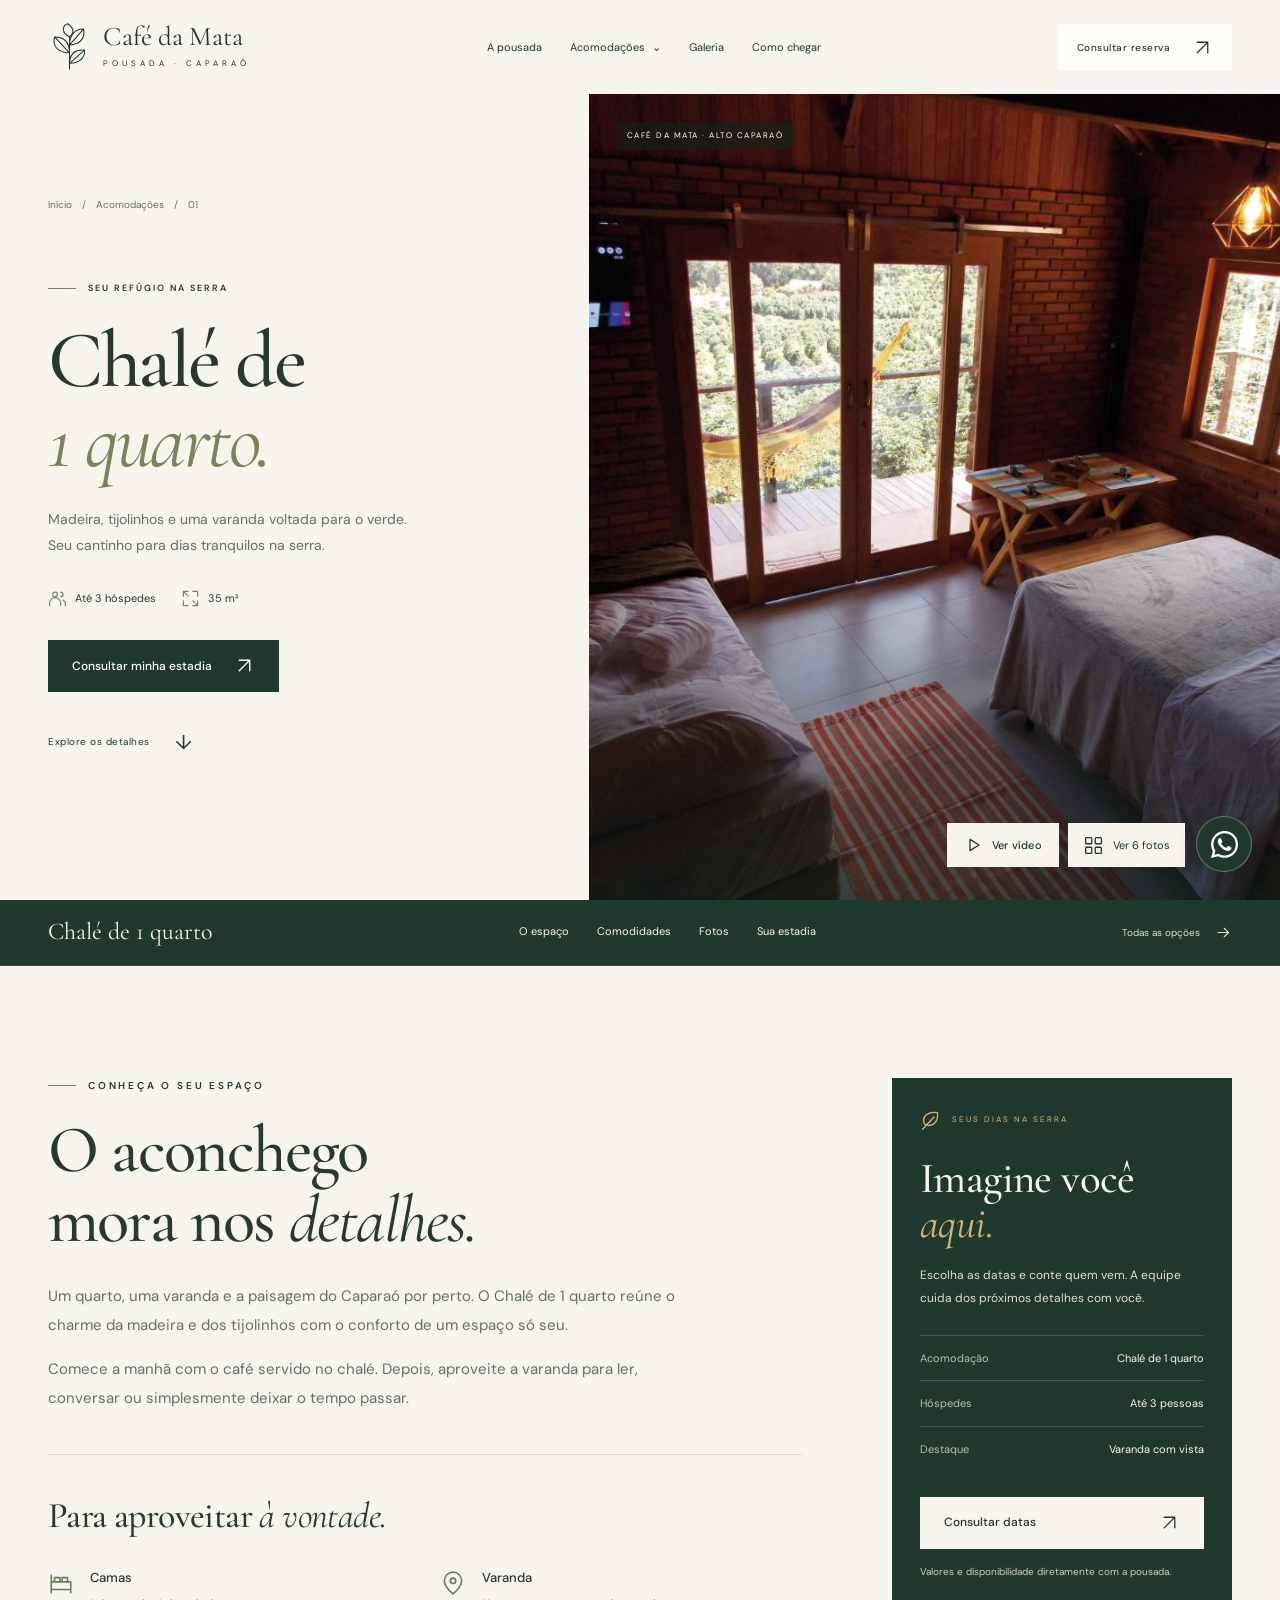
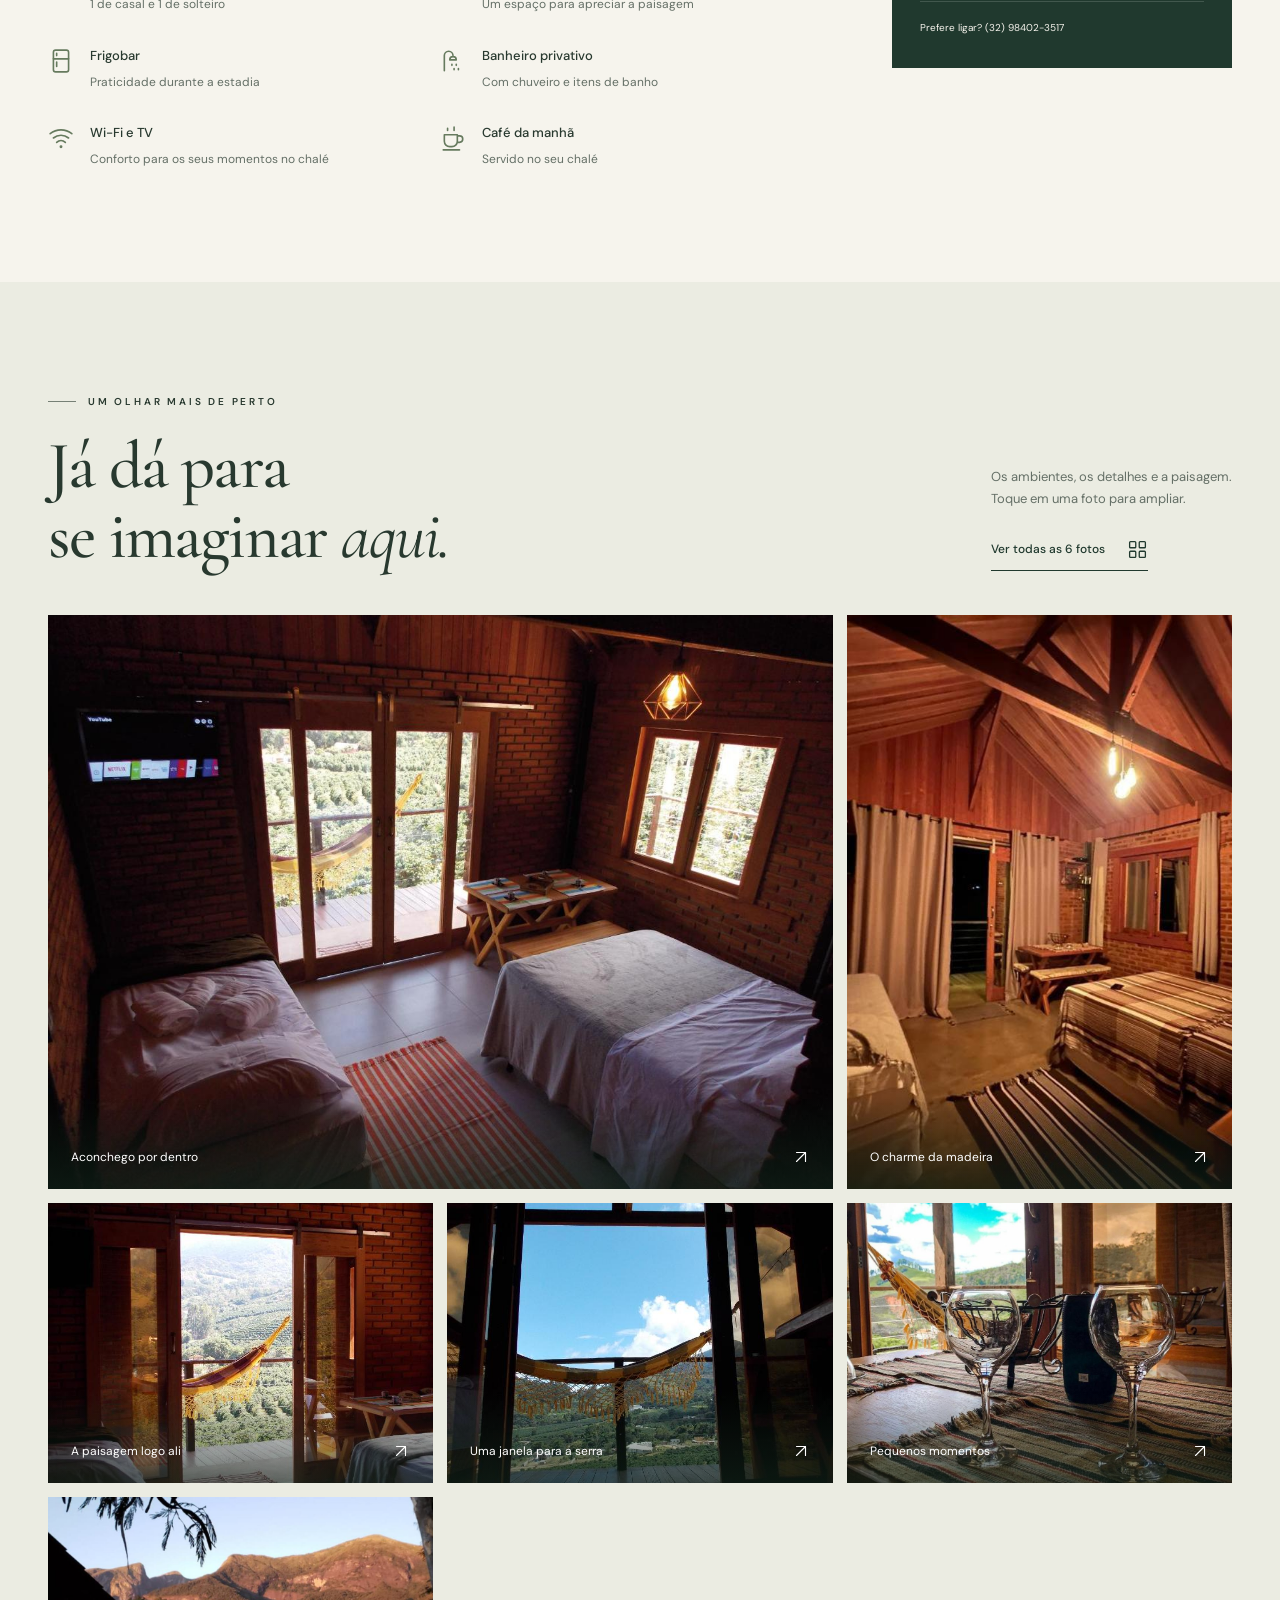
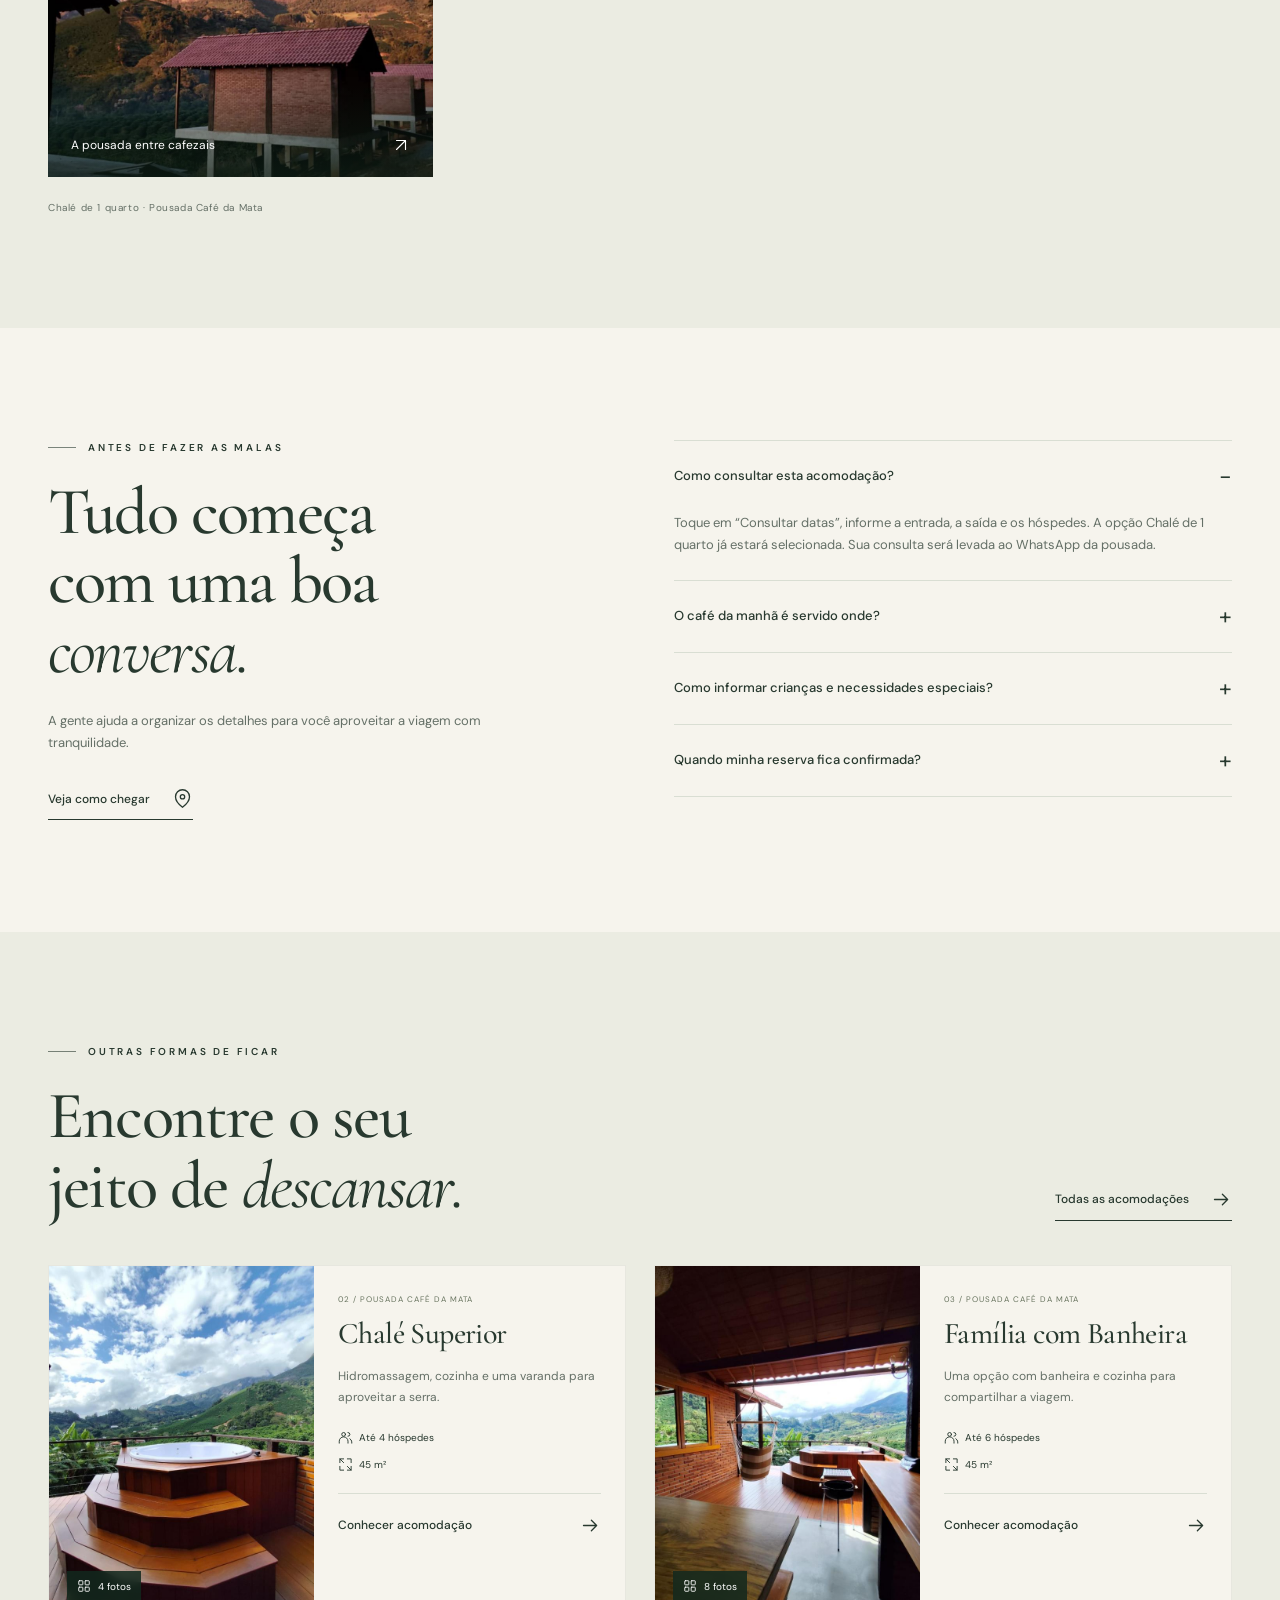
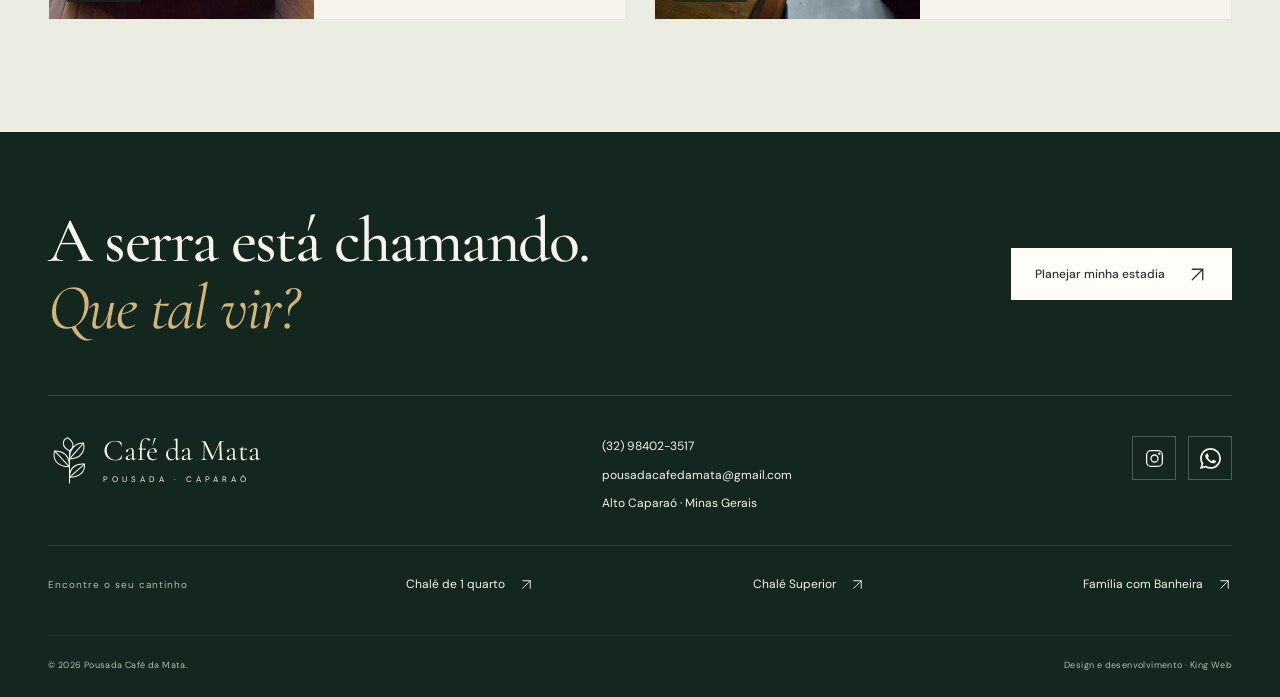
<file: chale-1-quarto.html>
<!DOCTYPE html>
<html lang="pt-BR">
<head>
  <meta charset="UTF-8">
  <meta name="viewport" content="width=device-width, initial-scale=1, viewport-fit=cover">
  <meta name="theme-color" content="#20392e">
  <title>Chalé de 1 quarto | Pousada Café da Mata</title>
  <meta name="description" content="Madeira, tijolinhos e uma varanda voltada para o verde. Seu cantinho para dias tranquilos na serra. Conheça as fotos e consulte sua estadia em Alto Caparaó pelo WhatsApp.">
  <meta property="og:type" content="website">
  <meta property="og:title" content="Chalé de 1 quarto | Pousada Café da Mata">
  <meta property="og:description" content="Madeira, tijolinhos e uma varanda voltada para o verde. Seu cantinho para dias tranquilos na serra. Conheça as fotos e consulte sua estadia em Alto Caparaó pelo WhatsApp.">
  <meta property="og:image" content="https://cf.bstatic.com/xdata/images/hotel/max1280x900/216989033.jpg?hp=1&amp;k=63dea648a4e347a8850df629a16e550a59f6cac42575afa051df67a04a47eead&amp;o=">
  <meta property="og:locale" content="pt_BR">
  <link rel="icon" href="img/favicon.svg" type="image/svg+xml">
  <link rel="stylesheet" href="css/fonts.css">
  <link rel="stylesheet" href="css/style.css">
  <link rel="stylesheet" href="css/cinema.css">
  <script src="js/script.js" defer></script>
  <script src="js/cinema.js" defer></script>
</head>
<body class="room-page room-chale-1-quarto" data-room="Chalé de 1 quarto">
<a class="skip-link" href="#conteudo">Pular para o conteúdo</a>
<svg xmlns="http://www.w3.org/2000/svg" width="0" height="0" style="position:absolute;overflow:hidden" aria-hidden="true">
  <symbol id="brand-symbol" viewBox="0 0 48 58"><path d="M24 54V17M24 35C8 35 5 25 7 17c11 0 17 6 17 18ZM24 26C37 26 42 17 40 8c-10 0-16 7-16 18ZM24 47c12 0 18-7 17-15-10-1-17 4-17 15ZM24 17C14 12 16 4 22 2c7 5 8 10 2 15Z"/><path d="m7 17 17 18m16-27L24 26m17 6L24 47"/></symbol>
  <symbol id="i-arrow" viewBox="0 0 24 24"><path d="M4 12h15m-6-6 6 6-6 6"/></symbol>
  <symbol id="i-up" viewBox="0 0 24 24"><path d="M6 18 18 6M6 6h12v12"/></symbol>
  <symbol id="i-left" viewBox="0 0 24 24"><path d="M20 12H5m6-6-6 6 6 6"/></symbol>
  <symbol id="i-close" viewBox="0 0 24 24"><path d="m6 6 12 12M6 18 18 6"/></symbol>
  <symbol id="i-pin" viewBox="0 0 24 24"><path d="M20 10c0 6-8 12-8 12S4 16 4 10a8 8 0 1 1 16 0Z"/><circle cx="12" cy="10" r="2.5"/></symbol>
  <symbol id="i-cup" viewBox="0 0 24 24"><path d="M4 9h12v6a5 5 0 0 1-5 5H9a5 5 0 0 1-5-5ZM16 10h2a3 3 0 0 1 0 6h-2M3 23h15M7 3v2m6-3v3"/></symbol>
  <symbol id="i-mountain" viewBox="0 0 24 24"><path d="m2 20 8-15 6 10 3-5 4 10ZM7 11l3 2 3-3"/></symbol>
  <symbol id="i-leaf" viewBox="0 0 24 24"><path d="M20 3C8 1 2 8 5 16c9 5 16-2 15-13ZM3 22 16 8"/></symbol>
  <symbol id="i-wifi" viewBox="0 0 24 24"><path d="M2 8a16 16 0 0 1 20 0M5 12a11 11 0 0 1 14 0M8 16a6 6 0 0 1 8 0"/><circle cx="12" cy="20" r=".6"/></symbol>
  <symbol id="i-bath" viewBox="0 0 24 24"><path d="M3 12h18v3a5 5 0 0 1-5 5H8a5 5 0 0 1-5-5ZM5 12V5a3 3 0 0 1 6 0M8 6h6M6 20v2m12-2v2"/></symbol>
  <symbol id="i-instagram" viewBox="0 0 24 24"><rect x="3" y="3" width="18" height="18" rx="5"/><circle cx="12" cy="12" r="4"/><circle cx="17.5" cy="6.5" r=".6"/></symbol>
  <symbol id="i-whatsapp" viewBox="0 0 24 24"><path d="M20.52 3.48A11.86 11.86 0 0 0 12.05 0C5.47 0 .11 5.35.1 11.93c0 2.1.55 4.16 1.59 5.97L0 24l6.26-1.64a11.95 11.95 0 0 0 5.78 1.47h.01c6.58 0 11.94-5.35 11.95-11.93a11.87 11.87 0 0 0-3.48-8.42ZM12.05 21.8a9.92 9.92 0 0 1-5.06-1.38l-.36-.21-3.72.98.99-3.63-.24-.37a9.88 9.88 0 0 1-1.52-5.26c0-5.47 4.45-9.92 9.93-9.92a9.87 9.87 0 0 1 7.02 2.91 9.86 9.86 0 0 1 2.9 7.02c-.01 5.47-4.46 9.86-9.94 9.86Zm5.45-7.43c-.3-.15-1.77-.87-2.04-.97-.27-.1-.47-.15-.67.15-.2.3-.77.97-.94 1.17-.17.2-.35.22-.65.07-.3-.15-1.26-.46-2.39-1.47-.88-.78-1.48-1.75-1.65-2.05-.17-.3-.02-.46.13-.61.13-.13.3-.35.45-.52.15-.18.2-.3.3-.5.1-.2.05-.37-.03-.52-.07-.15-.67-1.62-.92-2.22-.24-.58-.49-.5-.67-.51h-.57c-.2 0-.52.07-.8.37-.27.3-1.04 1.02-1.04 2.49s1.07 2.89 1.22 3.09c.15.2 2.1 3.2 5.1 4.49.71.31 1.27.49 1.7.62.71.22 1.36.19 1.87.12.57-.09 1.77-.72 2.02-1.42.25-.7.25-1.3.17-1.42-.07-.13-.27-.2-.57-.35Z"/></symbol>

  <symbol id="i-bed" viewBox="0 0 24 24"><path d="M3 18V5m18 13v-7H3m0 7h18M3 18v3m18-3v3M6 11V7h5v4m2 0V7h5v4"/></symbol>
  <symbol id="i-area" viewBox="0 0 24 24"><path d="M3 9V3h6m6 0h6v6m0 6v6h-6m-6 0H3v-6M3 3l6 6m12 12-6-6"/></symbol>
  <symbol id="i-guests" viewBox="0 0 24 24"><circle cx="9" cy="7" r="3"/><path d="M2 21v-3a7 7 0 0 1 14 0v3m0-17a3 3 0 0 1 0 6m3 4a6 6 0 0 1 3 5v2"/></symbol>
  <symbol id="i-grid" viewBox="0 0 24 24"><rect x="3" y="3" width="7" height="7" rx="1"/><rect x="14" y="3" width="7" height="7" rx="1"/><rect x="3" y="14" width="7" height="7" rx="1"/><rect x="14" y="14" width="7" height="7" rx="1"/></symbol>
  <symbol id="i-kitchen" viewBox="0 0 24 24"><path d="M4 2v7a3 3 0 0 0 6 0V2M7 2v20m12-20c-3 3-4 7-3 10h3m0-10v20"/></symbol>
  <symbol id="i-shower" viewBox="0 0 24 24"><path d="M4 21V7a4 4 0 0 1 8 0m-3 4a3 3 0 0 1 6 0H9Zm2 4v1m4-1v1m-2 3v1m4-1v1"/></symbol>
  <symbol id="i-fridge" viewBox="0 0 24 24"><rect x="5" y="2" width="14" height="20" rx="2"/><path d="M5 10h14M8 5v2m0 6v4"/></symbol>
  <symbol id="i-check" viewBox="0 0 24 24"><path d="m5 12 4 4L19 6"/></symbol>
<symbol id="i-movie-play" viewBox="0 0 24 24"><path class="play-fill" d="M8 4.5 20 12 8 19.5Z"/></symbol><symbol id="i-movie-pause" viewBox="0 0 24 24"><path d="M8 5v14M16 5v14" stroke-width="3"/></symbol></svg>
<header class="header" id="header">
  <div class="container header-inner">
    <a class="brand" href="index.html#inicio" aria-label="Pousada Café da Mata — início"><svg class="brand-mark" aria-hidden="true"><use href="#brand-symbol"></use></svg><span><span class="brand-word">Café da Mata</span><span class="brand-sub">Pousada · Caparaó</span></span></a>
    <nav class="desktop-nav" aria-label="Navegação principal">
      <a href="index.html#pousada">A pousada</a><details class="nav-dropdown"><summary>Acomodações <span aria-hidden="true">⌄</span></summary><div class="nav-dropdown-panel"><a href="chale-1-quarto.html" aria-current="page"><span>Chalé de 1 quarto</span><svg class="icon" aria-hidden="true"><use href="#i-arrow"></use></svg></a><a href="chale-superior.html"><span>Chalé Superior</span><svg class="icon" aria-hidden="true"><use href="#i-arrow"></use></svg></a><a href="familia-com-banheira.html"><span>Família com Banheira</span><svg class="icon" aria-hidden="true"><use href="#i-arrow"></use></svg></a></div></details><a href="#galeria">Galeria</a><a href="index.html#localizacao">Como chegar</a>
    </nav>
    <a class="btn btn-light header-cta" href="https://wa.me/5532984023517" data-book="Chalé de 1 quarto">Consultar reserva <svg class="icon" aria-hidden="true"><use href="#i-up"></use></svg></a>
    <details class="mobile-menu" id="mobile-menu">
      <summary aria-label="Abrir navegação">MENU <span class="menu-lines" aria-hidden="true"></span></summary>
      <nav aria-label="Navegação para celular">
        <a href="index.html#pousada">A pousada</a><a href="index.html#acomodacoes">Acomodações</a><div class="mobile-room-links"><a href="chale-1-quarto.html" aria-current="page"><span>Chalé de 1 quarto</span><svg class="icon" aria-hidden="true"><use href="#i-arrow"></use></svg></a><a href="chale-superior.html"><span>Chalé Superior</span><svg class="icon" aria-hidden="true"><use href="#i-arrow"></use></svg></a><a href="familia-com-banheira.html"><span>Família com Banheira</span><svg class="icon" aria-hidden="true"><use href="#i-arrow"></use></svg></a></div><a href="index.html#experiencia">A experiência</a><a href="#galeria">Galeria</a><a href="index.html#localizacao">Como chegar</a><a href="https://wa.me/5532984023517" data-book="Chalé de 1 quarto">Consultar uma reserva</a>
      </nav>
    </details>
  </div>
</header>
<main id="conteudo" tabindex="-1">
  <section class="room-hero motion-surface" data-motion-surface id="inicio" aria-labelledby="room-title">
    <div class="room-hero-visual">
      <img class="room-hero-image" src="img/chale-1-quarto/interior.jpg" alt="Interior do Chalé de 1 quarto com duas camas e varanda" width="1200" height="900" fetchpriority="high">
      <video class="motion-video" data-background-video data-desktop-src="img/videos/chale-1-quarto.mp4" data-mobile-src="img/videos/chale-1-quarto-mobile.mp4" poster="img/chale-1-quarto/interior.jpg" preload="none" muted playsinline aria-hidden="true" tabindex="-1"></video>
      <div class="room-movie-controls"><a class="movie-link" href="img/videos/chale-1-quarto.mp4" data-film="" data-film-mobile="img/videos/chale-1-quarto-mobile.mp4" data-film-title="Chalé de 1 quarto" data-film-poster="img/chale-1-quarto/interior.jpg" data-film-caption="Movimento de câmera aplicado a uma fotografia real do Chalé de 1 quarto. Sem áudio." data-film-page="chale-1-quarto.html"><svg class="movie-icon" aria-hidden="true"><use href="#i-movie-play"></use></svg><span>Ver vídeo</span></a><button class="hero-gallery-btn" type="button" data-gallery-open><svg class="icon" aria-hidden="true"><use href="#i-grid"></use></svg> Ver 6 fotos</button><button class="motion-control" type="button" data-motion-toggle hidden aria-label="Reproduzir vídeo de fundo" aria-pressed="false"><svg class="movie-icon" aria-hidden="true"><use data-motion-icon href="#i-movie-play"></use></svg></button></div>
      <span class="room-image-caption">Café da Mata · Alto Caparaó</span>
    </div>
    <div class="room-hero-copy">
      <nav class="breadcrumbs" aria-label="Localização na navegação"><a href="index.html">Início</a><span aria-hidden="true">/</span><a href="index.html#acomodacoes">Acomodações</a><span aria-hidden="true">/</span><span aria-current="page">01</span></nav>
      <p class="eyebrow">Seu refúgio na serra</p>
      <h1 id="room-title">Chalé de<br><em>1 quarto.</em></h1>
      <p class="room-lead">Madeira, tijolinhos e uma varanda voltada para o verde. Seu cantinho para dias tranquilos na serra.</p>
      <div class="room-hero-facts"><span><svg class="icon" aria-hidden="true"><use href="#i-guests"></use></svg> Até 3 hóspedes</span><span><svg class="icon" aria-hidden="true"><use href="#i-area"></use></svg> 35 m²</span></div>
      <a class="btn" href="https://wa.me/5532984023517" data-book="Chalé de 1 quarto">Consultar minha estadia <svg class="icon" aria-hidden="true"><use href="#i-up"></use></svg></a>
      <a class="room-explore" href="#detalhes">Explore os detalhes <span aria-hidden="true">↓</span></a>
    </div>
  </section>

  <nav class="room-section-nav" aria-label="Nesta acomodação"><div class="container"><span class="room-nav-name">Chalé de 1 quarto</span><div class="room-section-links"><a href="#detalhes">O espaço</a><a href="#comodidades">Comodidades</a><a href="#galeria">Fotos</a><a href="#informacoes">Sua estadia</a></div><a class="room-nav-back" href="index.html#acomodacoes">Todas as opções <svg class="icon" aria-hidden="true"><use href="#i-arrow"></use></svg></a></div></nav>

  <section class="section room-overview" id="detalhes" aria-labelledby="details-title">
    <div class="container room-detail-grid">
      <div class="room-detail-main">
        <div data-reveal><p class="eyebrow">Conheça o seu espaço</p><h2 id="details-title">O aconchego<br>mora nos <em>detalhes.</em></h2><div class="copy room-description"><p>Um quarto, uma varanda e a paisagem do Caparaó por perto. O Chalé de 1 quarto reúne o charme da madeira e dos tijolinhos com o conforto de um espaço só seu.</p><p>Comece a manhã com o café servido no chalé. Depois, aproveite a varanda para ler, conversar ou simplesmente deixar o tempo passar.</p></div></div>
        <div class="room-amenities" id="comodidades" data-reveal><h3>Para aproveitar <em>à vontade.</em></h3><ul><li><svg class="icon" aria-hidden="true"><use href="#i-bed"></use></svg><div><strong>Camas</strong><span>1 de casal e 1 de solteiro</span></div></li><li><svg class="icon" aria-hidden="true"><use href="#i-pin"></use></svg><div><strong>Varanda</strong><span>Um espaço para apreciar a paisagem</span></div></li><li><svg class="icon" aria-hidden="true"><use href="#i-fridge"></use></svg><div><strong>Frigobar</strong><span>Praticidade durante a estadia</span></div></li><li><svg class="icon" aria-hidden="true"><use href="#i-shower"></use></svg><div><strong>Banheiro privativo</strong><span>Com chuveiro e itens de banho</span></div></li><li><svg class="icon" aria-hidden="true"><use href="#i-wifi"></use></svg><div><strong>Wi-Fi e TV</strong><span>Conforto para os seus momentos no chalé</span></div></li><li><svg class="icon" aria-hidden="true"><use href="#i-cup"></use></svg><div><strong>Café da manhã</strong><span>Servido no seu chalé</span></div></li></ul></div>
      </div>
      <aside class="stay-consult" aria-labelledby="consult-title" data-reveal>
        <div class="consult-heading"><svg class="icon" aria-hidden="true"><use href="#i-leaf"></use></svg><span>SEUS DIAS NA SERRA</span></div>
        <h3 id="consult-title">Imagine você <em>aqui.</em></h3>
        <p>Escolha as datas e conte quem vem. A equipe cuida dos próximos detalhes com você.</p>
        <dl><div><dt>Acomodação</dt><dd>Chalé de 1 quarto</dd></div><div><dt>Hóspedes</dt><dd>Até 3 pessoas</dd></div><div><dt>Destaque</dt><dd>Varanda com vista</dd></div></dl>
        <a class="btn" href="https://wa.me/5532984023517" data-book="Chalé de 1 quarto">Consultar datas <svg class="icon" aria-hidden="true"><use href="#i-up"></use></svg></a>
        <span class="consult-note">Valores e disponibilidade diretamente com a pousada.</span>
        <a class="consult-contact" href="tel:+5532984023517">Prefere ligar? (32) 98402-3517</a>
      </aside>
    </div>
  </section>

  <section class="section room-gallery-section" id="galeria" aria-labelledby="gallery-title">
    <div class="container">
      <div class="section-heading" data-reveal><div><p class="eyebrow">Um olhar mais de perto</p><h2 id="gallery-title">Já dá para<br>se imaginar <em>aqui.</em></h2></div><div><p class="copy">Os ambientes, os detalhes e a paisagem.<br>Toque em uma foto para ampliar.</p><button class="text-link gallery-all" type="button" data-gallery-open>Ver todas as 6 fotos <svg class="icon" aria-hidden="true"><use href="#i-grid"></use></svg></button></div></div>
      <div class="gallery room-gallery room-gallery-6" id="gallery" data-reveal><a href="img/chale-1-quarto/interior.jpg" data-photo data-caption="Aconchego por dentro" target="_blank" rel="noopener noreferrer"><img class="" src="img/chale-1-quarto/interior.jpg" alt="Quarto com duas camas e portas abertas para a varanda" width="1200" height="900" loading="lazy" decoding="async"><span class="gallery-label">Aconchego por dentro <svg class="icon" aria-hidden="true"><use href="#i-up"></use></svg></span></a><a href="img/chale-1-quarto/quarto-noite.jpg" data-photo data-caption="O charme da madeira" target="_blank" rel="noopener noreferrer"><img class="" src="img/chale-1-quarto/quarto-noite.jpg" alt="Interior de madeira do Chalé de 1 quarto com camas e iluminação acolhedora" width="1024" height="768" loading="lazy" decoding="async"><span class="gallery-label">O charme da madeira <svg class="icon" aria-hidden="true"><use href="#i-up"></use></svg></span></a><a href="img/chale-1-quarto/quarto-varanda.jpg" data-photo data-caption="A paisagem logo ali" target="_blank" rel="noopener noreferrer"><img class="" src="img/chale-1-quarto/quarto-varanda.jpg" alt="Quarto e saída para a varanda com rede" width="675" height="900" loading="lazy" decoding="async"><span class="gallery-label">A paisagem logo ali <svg class="icon" aria-hidden="true"><use href="#i-up"></use></svg></span></a><a href="img/chale-1-quarto/porta-paisagem.jpg" data-photo data-caption="Uma janela para a serra" target="_blank" rel="noopener noreferrer"><img class="" src="img/chale-1-quarto/porta-paisagem.jpg" alt="Porta aberta para as montanhas e a varanda" width="675" height="900" loading="lazy" decoding="async"><span class="gallery-label">Uma janela para a serra <svg class="icon" aria-hidden="true"><use href="#i-up"></use></svg></span></a><a href="img/chale-1-quarto/varanda-detalhes.jpg" data-photo data-caption="Pequenos momentos" target="_blank" rel="noopener noreferrer"><img class="" src="img/chale-1-quarto/varanda-detalhes.jpg" alt="Taças sobre a mesa, junto à varanda do chalé" width="1080" height="810" loading="lazy" decoding="async"><span class="gallery-label">Pequenos momentos <svg class="icon" aria-hidden="true"><use href="#i-up"></use></svg></span></a><a href="img/chales-cafezal.jpg" data-photo data-caption="A pousada entre cafezais" target="_blank" rel="noopener noreferrer"><img class="" src="img/chales-cafezal.jpg" alt="Vista externa dos chalés da Pousada Café da Mata" width="1280" height="798" loading="lazy" decoding="async"><span class="gallery-label">A pousada entre cafezais <svg class="icon" aria-hidden="true"><use href="#i-up"></use></svg></span></a></div>
      <p class="gallery-footnote">Chalé de 1 quarto · Pousada Café da Mata</p>
    </div>
  </section>

  <section class="section room-information" id="informacoes" aria-labelledby="information-title">
    <div class="container faq-layout">
      <div data-reveal><p class="eyebrow">Antes de fazer as malas</p><h2 id="information-title">Tudo começa<br>com uma boa <em>conversa.</em></h2><p class="copy">A gente ajuda a organizar os detalhes para você aproveitar a viagem com tranquilidade.</p><a class="text-link" href="index.html#localizacao">Veja como chegar <svg class="icon" aria-hidden="true"><use href="#i-pin"></use></svg></a></div>
      <div class="faq-list" data-reveal>
        <details open><summary>Como consultar esta acomodação?</summary><p>Toque em “Consultar datas”, informe a entrada, a saída e os hóspedes. A opção Chalé de 1 quarto já estará selecionada. Sua consulta será levada ao WhatsApp da pousada.</p></details>
        <details><summary>O café da manhã é servido onde?</summary><p>O café da manhã é servido na acomodação. Você começa o dia com a tranquilidade de aproveitar o seu próprio espaço.</p></details>
        <details><summary>Como informar crianças e necessidades especiais?</summary><p>No formulário, escolha a quantidade de crianças e informe as idades. Use o campo de observações para contar sobre necessidades de acessibilidade ou algum pedido para a sua estadia.</p></details>
        <details><summary>Quando minha reserva fica confirmada?</summary><p>A consulta pelo site inicia a conversa. A equipe confirma a disponibilidade, os valores, a composição dos hóspedes e as condições da reserva com você pelo WhatsApp.</p></details>
      </div>
    </div>
  </section>

  <section class="section related-rooms" aria-labelledby="related-title"><div class="container"><div class="section-heading" data-reveal><div><p class="eyebrow">Outras formas de ficar</p><h2 id="related-title">Encontre o seu<br>jeito de <em>descansar.</em></h2></div><a class="text-link" href="index.html#acomodacoes">Todas as acomodações <svg class="icon" aria-hidden="true"><use href="#i-arrow"></use></svg></a></div><div class="stay-grid related-grid"><article class="stay-card" data-reveal>
  <a class="stay-photo" href="chale-superior.html" aria-label="Conhecer Chalé Superior">
    <img class="" src="img/hidromassagem-serra.jpg" alt="Hidromassagem no deck com montanhas do Caparaó ao fundo" width="676" height="900" loading="lazy" decoding="async">
    <span class="photo-tag">Uma pausa especial</span><span class="photo-count"><svg class="icon" aria-hidden="true"><use href="#i-grid"></use></svg> 4 fotos</span>
  </a>
  <div class="stay-content">
    <p class="stay-category">02 / POUSADA CAFÉ DA MATA</p>
    <h3><a href="chale-superior.html">Chalé Superior</a></h3>
    <p>Hidromassagem, cozinha e uma varanda para aproveitar a serra.</p>
    <div class="stay-features"><span><svg class="icon" aria-hidden="true"><use href="#i-guests"></use></svg> Até 4 hóspedes</span><span><svg class="icon" aria-hidden="true"><use href="#i-area"></use></svg> 45 m²</span></div>
    <a class="text-link" href="chale-superior.html">Conhecer acomodação <svg class="icon" aria-hidden="true"><use href="#i-arrow"></use></svg></a>
  </div>
</article><article class="stay-card" data-reveal>
  <a class="stay-photo" href="familia-com-banheira.html" aria-label="Conhecer Família com Banheira">
    <img class="" src="img/familia/deck.jpg" alt="Deck da acomodação Família, com mesa, banheira e vista das montanhas" width="676" height="900" loading="lazy" decoding="async">
    <span class="photo-tag">Dias para compartilhar</span><span class="photo-count"><svg class="icon" aria-hidden="true"><use href="#i-grid"></use></svg> 8 fotos</span>
  </a>
  <div class="stay-content">
    <p class="stay-category">03 / POUSADA CAFÉ DA MATA</p>
    <h3><a href="familia-com-banheira.html">Família com Banheira</a></h3>
    <p>Uma opção com banheira e cozinha para compartilhar a viagem.</p>
    <div class="stay-features"><span><svg class="icon" aria-hidden="true"><use href="#i-guests"></use></svg> Até 6 hóspedes</span><span><svg class="icon" aria-hidden="true"><use href="#i-area"></use></svg> 45 m²</span></div>
    <a class="text-link" href="familia-com-banheira.html">Conhecer acomodação <svg class="icon" aria-hidden="true"><use href="#i-arrow"></use></svg></a>
  </div>
</article></div></div></section>
</main>
<footer class="footer">
  <div class="container">
    <div class="footer-top">
      <h2>A serra está chamando.<br><em>Que tal vir?</em></h2>
      <a class="btn btn-light" href="https://wa.me/5532984023517" data-book="Chalé de 1 quarto">Planejar minha estadia <svg class="icon" aria-hidden="true"><use href="#i-up"></use></svg></a>
    </div>
    <div class="footer-bottom">
      <a class="brand" href="index.html" aria-label="Pousada Café da Mata — voltar ao início"><svg class="brand-mark" aria-hidden="true"><use href="#brand-symbol"></use></svg><span><span class="brand-word">Café da Mata</span><span class="brand-sub">Pousada · Caparaó</span></span></a>
      <div class="footer-contact"><a href="tel:+5532984023517">(32) 98402-3517</a><a href="mailto:pousadacafedamata@gmail.com">pousadacafedamata@gmail.com</a><span>Alto Caparaó · Minas Gerais</span></div>
      <div class="footer-social">
        <a class="social-icon" href="https://www.instagram.com/pousadacafedamata/" target="_blank" rel="noopener noreferrer" aria-label="Instagram da Pousada Café da Mata"><svg class="icon" aria-hidden="true"><use href="#i-instagram"></use></svg></a>
        <a class="social-icon" href="https://wa.me/5532984023517" target="_blank" rel="noopener noreferrer" aria-label="WhatsApp da Pousada Café da Mata"><svg class="icon filled" aria-hidden="true"><use href="#i-whatsapp"></use></svg></a>
      </div>
    </div>
<nav class="footer-accommodations" aria-label="Nossas acomodações"><span>Encontre o seu cantinho</span><a href="chale-1-quarto.html">Chalé de 1 quarto <svg class="icon" aria-hidden="true"><use href="#i-up"></use></svg></a><a href="chale-superior.html">Chalé Superior <svg class="icon" aria-hidden="true"><use href="#i-up"></use></svg></a><a href="familia-com-banheira.html">Família com Banheira <svg class="icon" aria-hidden="true"><use href="#i-up"></use></svg></a></nav>
    <div class="footer-legal"><span>© <span id="year">2026</span> Pousada Café da Mata.</span><span>Design e desenvolvimento · King Web</span></div>
  </div>
</footer>
<a class="whatsapp-float" href="https://wa.me/5532984023517" target="_blank" rel="noopener noreferrer" aria-label="Conversar com a pousada pelo WhatsApp"><svg class="icon filled" aria-hidden="true"><use href="#i-whatsapp"></use></svg></a>
<div class="mobile-bar"><span>Chalé de 1 quarto</span><a class="btn" href="https://wa.me/5532984023517" data-book="Chalé de 1 quarto">Consultar datas <svg class="icon" aria-hidden="true"><use href="#i-up"></use></svg></a></div>
<dialog class="booking-dialog" id="booking-dialog" aria-labelledby="booking-title" aria-describedby="booking-description">
  <button class="dialog-close" type="button" data-close aria-label="Fechar consulta"><svg class="icon" aria-hidden="true"><use href="#i-close"></use></svg></button>
  <div class="dialog-content">
    <p class="eyebrow">Sua estadia começa aqui</p>
    <h2 id="booking-title">Vamos planejar<br>sua <em>pausa?</em></h2>
    <p class="dialog-intro" id="booking-description">Escolha o período. Vamos continuar a conversa no WhatsApp da pousada.</p>
    <form id="booking-form">
      <div class="form-grid">
        <div class="field"><label for="arrival">Entrada</label><input id="arrival" name="entrada" type="date" required></div>
        <div class="field"><label for="departure">Saída</label><input id="departure" name="saida" type="date" required></div>
        <div class="field"><label for="adults">Adultos</label><select id="adults" name="adultos"><option value="1">1 adulto</option><option value="2" selected>2 adultos</option><option value="3">3 adultos</option><option value="4">4 adultos</option><option value="5">5 adultos</option><option value="6">6 adultos</option><option value="7">7 adultos</option><option value="8">8 adultos</option><option value="9 ou mais">9 ou mais</option></select></div>
        <div class="field"><label for="children">Crianças</label><select id="children" name="criancas"><option value="0">Sem crianças</option><option value="1">1 criança</option><option value="2">2 crianças</option><option value="3">3 crianças</option><option value="4">4 crianças</option><option value="5">5 crianças</option><option value="6 ou mais">6 ou mais</option></select></div>
        <div class="field full" id="ages-field" hidden><label for="ages">Idades das crianças</label><input id="ages" name="idades" placeholder="Ex.: 3 e 7 anos" maxlength="80" disabled></div>
        <div class="field full"><label for="room">Qual acomodação você gostaria?</label><select id="room" name="acomodacao"><option value="">Quero ajuda para escolher</option><option>Chalé de 1 quarto</option><option>Chalé Superior</option><option value="Quarto Família com Banheira">Família com Banheira</option></select></div>
        <div class="field full"><label for="notes">Quer contar mais alguma coisa? <span>(opcional)</span></label><textarea id="notes" name="observacoes" maxlength="400" rows="2" placeholder="Uma ocasião especial, alguma dúvida…"></textarea></div>
      </div>
      <p class="trip-summary" id="trip-summary" aria-live="polite" hidden></p>
      <button class="btn form-submit" type="submit"><svg class="icon filled" aria-hidden="true"><use href="#i-whatsapp"></use></svg>Continuar no WhatsApp <svg class="icon" aria-hidden="true"><use href="#i-arrow"></use></svg></button>
      <p class="form-note">Suas escolhas serão levadas ao WhatsApp. A disponibilidade, os valores e a confirmação da reserva são combinados diretamente com a pousada.</p>
      <p class="form-status" id="form-status" role="status"></p>
      <a class="form-fallback" id="whatsapp-fallback" href="https://wa.me/5532984023517" hidden>Abrir minha consulta no WhatsApp</a>
    </form>
  </div>
</dialog>

<dialog class="lightbox" id="lightbox" aria-labelledby="photo-caption">
  <button class="dialog-close" type="button" data-close aria-label="Fechar galeria"><svg class="icon" aria-hidden="true"><use href="#i-close"></use></svg></button>
  <div class="lightbox-stage"><img class="lightbox-image" id="lightbox-image" src="img/chales-cafezal.jpg" alt="" draggable="false"><p class="lightbox-status" id="lightbox-status" role="status"></p></div>
  <div class="lightbox-thumbnails" id="photo-thumbnails" aria-label="Escolher foto"></div>
  <div class="lightbox-controls">
    <div><p class="lightbox-caption" id="photo-caption">Fotos da pousada</p><p class="lightbox-counter" id="photo-counter" aria-live="polite"></p></div>
    <div class="lightbox-arrows"><button type="button" id="previous-photo" aria-label="Foto anterior"><svg class="icon" aria-hidden="true"><use href="#i-left"></use></svg></button><button type="button" id="next-photo" aria-label="Próxima foto"><svg class="icon" aria-hidden="true"><use href="#i-arrow"></use></svg></button></div>
  </div>
</dialog>


<!-- Filmes locais: o arquivo só é carregado quando solicitado. -->
<dialog class="film-dialog" id="film-dialog" aria-labelledby="film-title" aria-describedby="film-caption">
  <button class="dialog-close" type="button" data-close aria-label="Fechar vídeo"><svg class="icon" aria-hidden="true"><use href="#i-close"></use></svg></button>
  <div class="film-stage">
    <video class="film-player" id="film-player" controls playsinline muted preload="none" aria-label="Filme da Pousada Café da Mata">Seu navegador não oferece suporte a este vídeo.</video>
    <p class="film-status" id="film-status" role="status" hidden></p>
  </div>
  <div class="film-info"><div><p class="eyebrow">Café da Mata · Em movimento</p><h2 id="film-title">Um instante na serra.</h2><p class="film-caption" id="film-caption"></p></div><a class="text-link" id="film-room-link" href="index.html#acomodacoes"><span>Conhecer os chalés</span><svg class="icon" aria-hidden="true"><use href="#i-arrow"></use></svg></a></div>
</dialog>

</body>
</html>
</file>
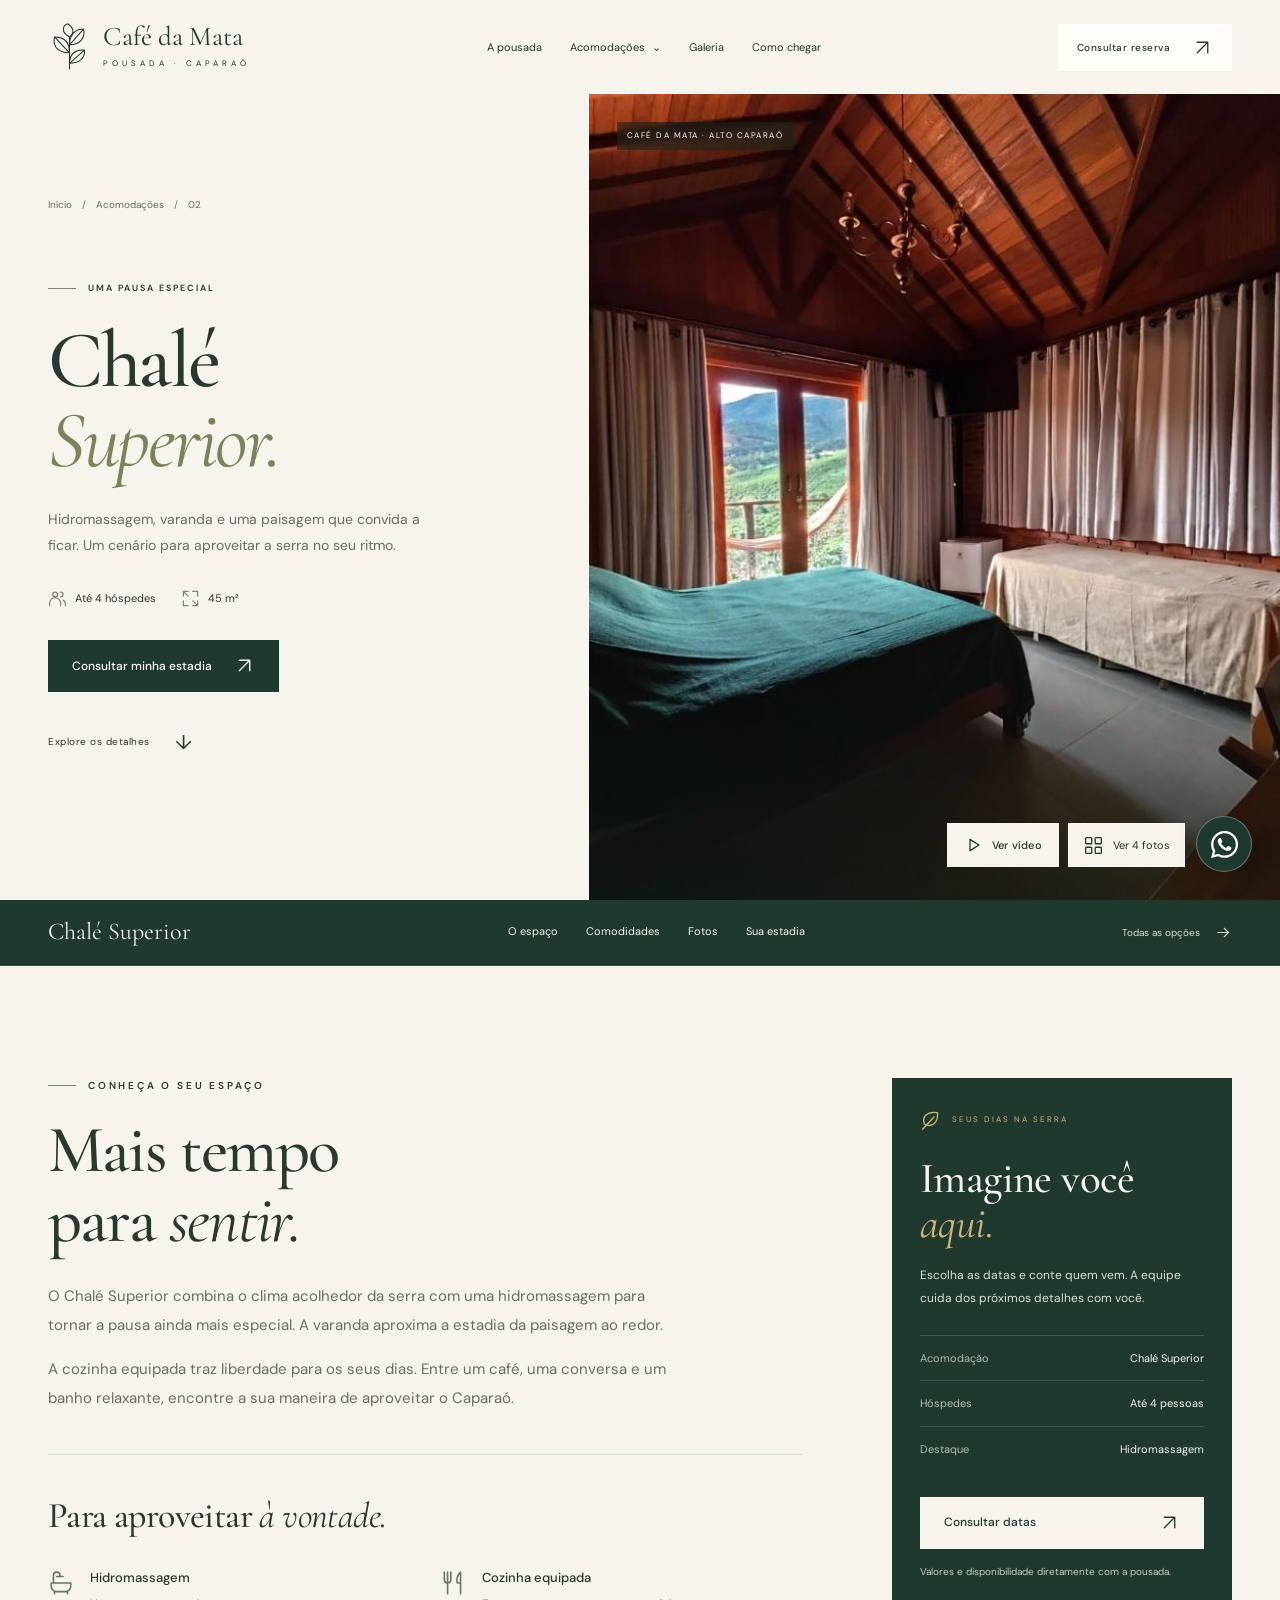
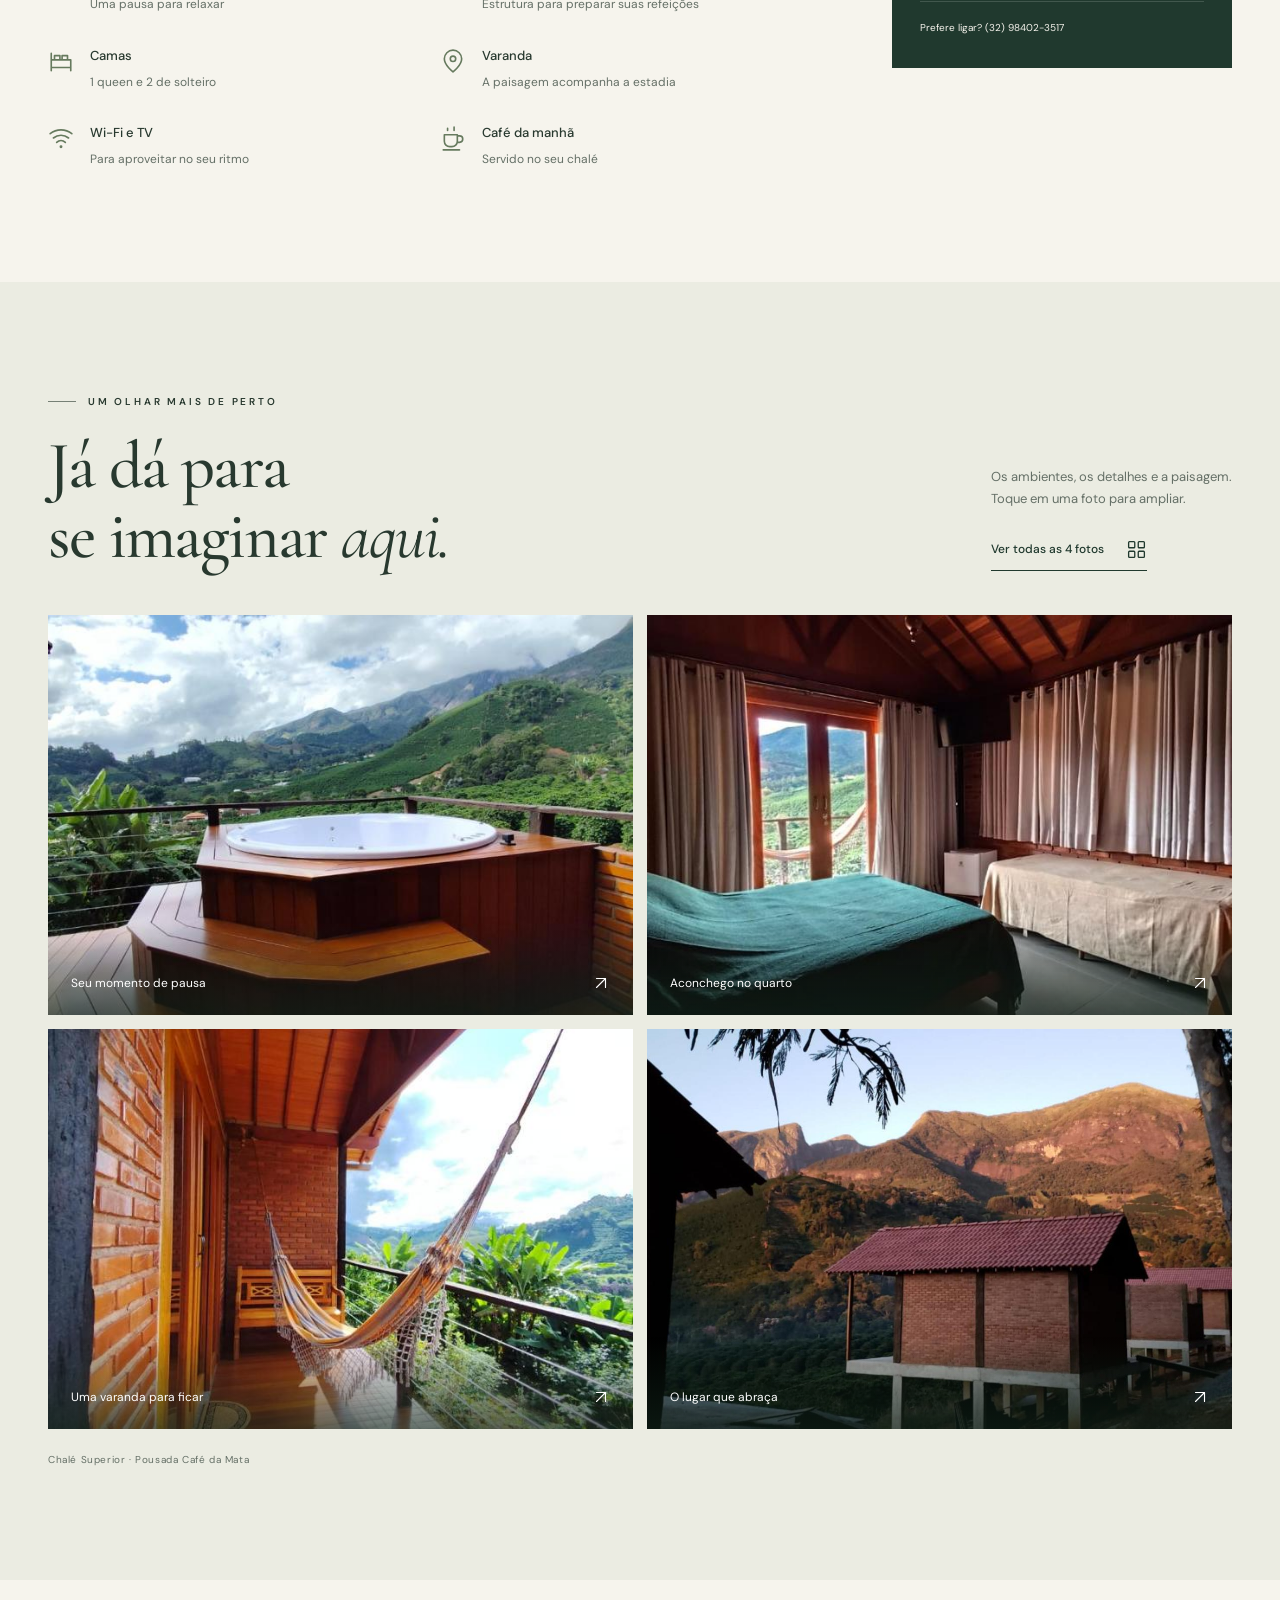
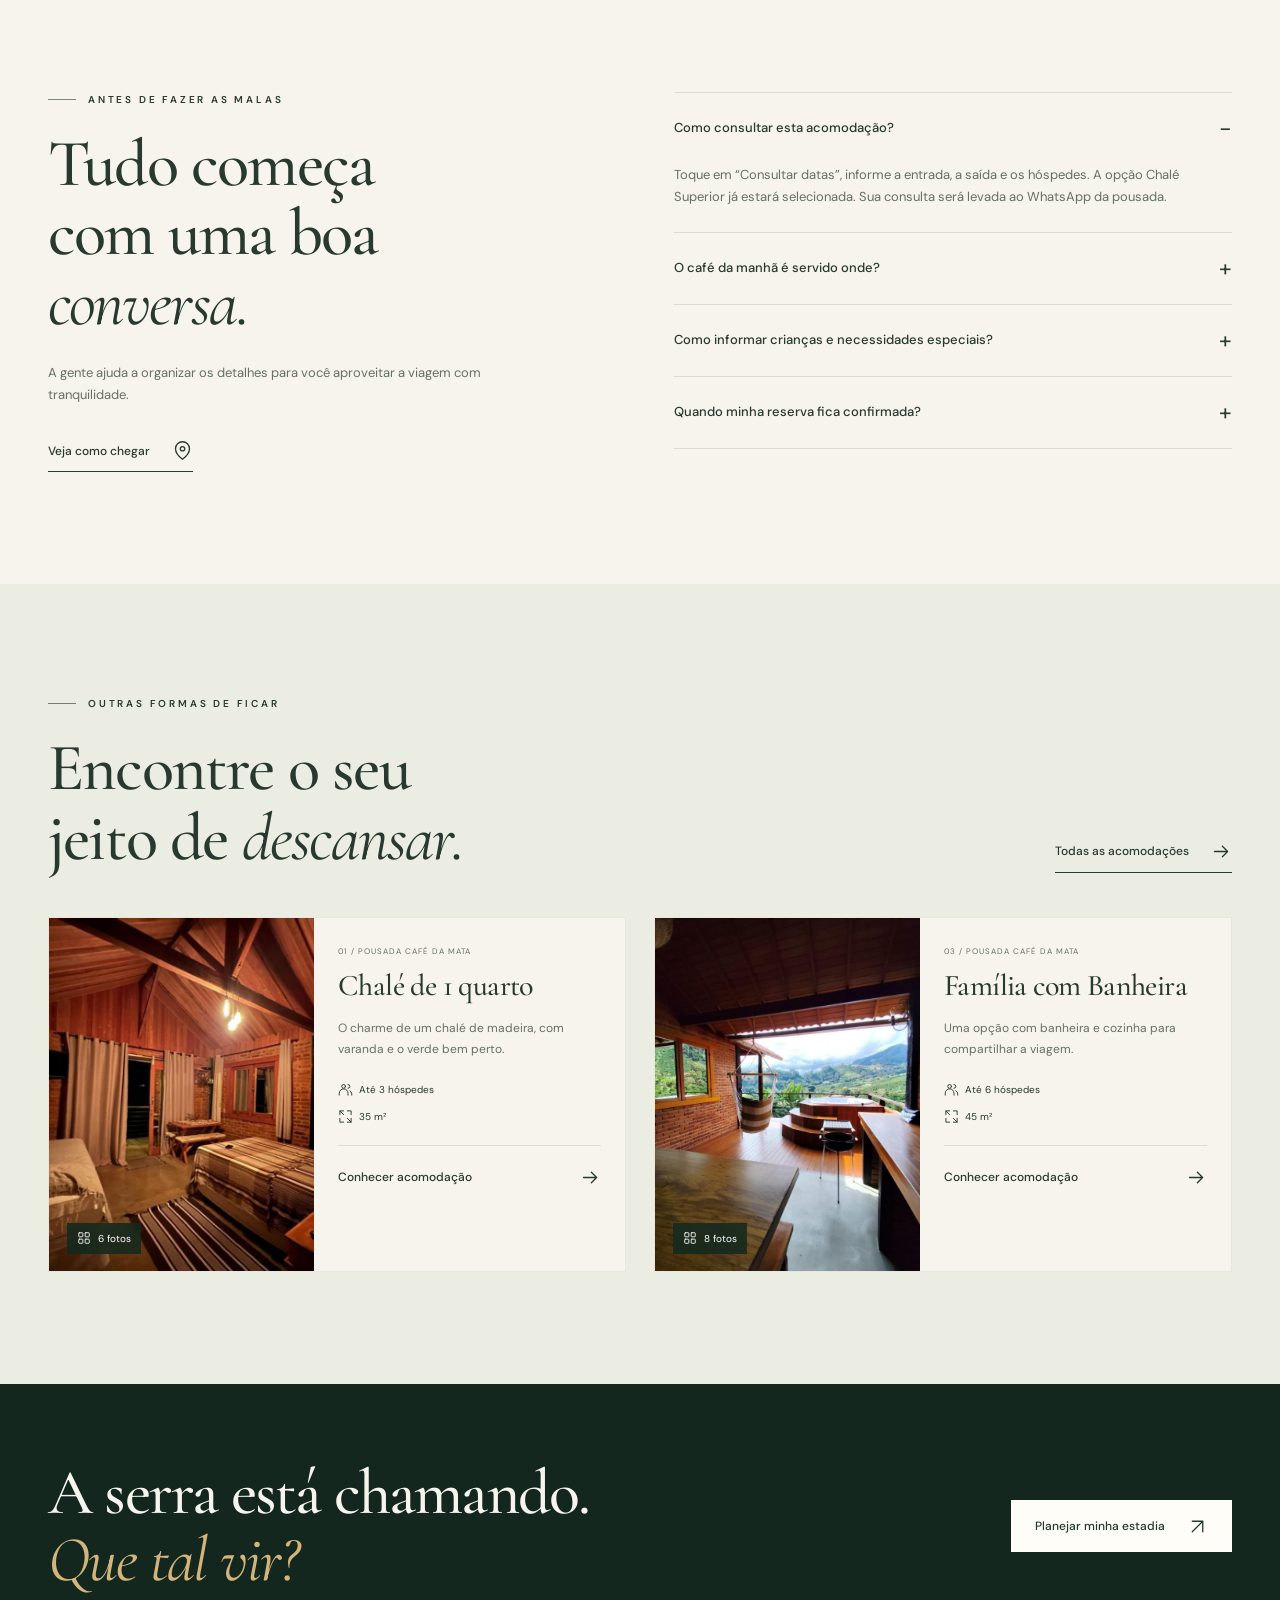
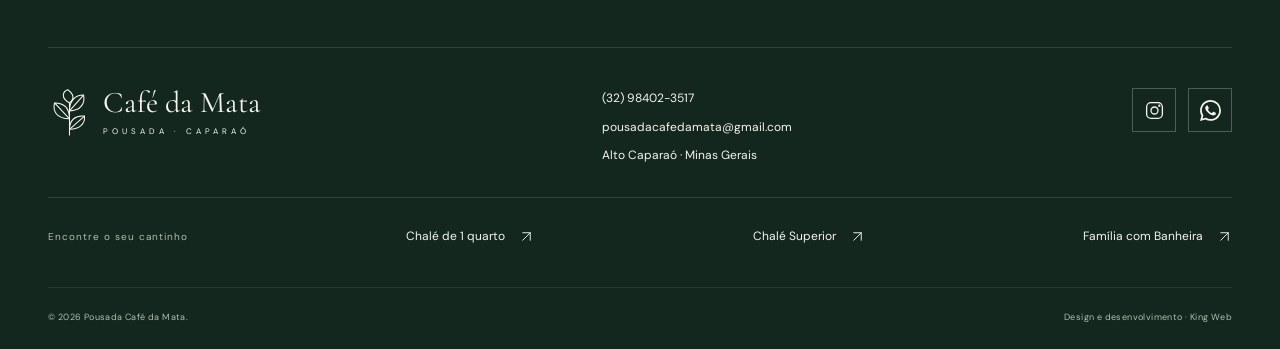
<file: chale-superior.html>
<!DOCTYPE html>
<html lang="pt-BR">
<head>
  <meta charset="UTF-8">
  <meta name="viewport" content="width=device-width, initial-scale=1, viewport-fit=cover">
  <meta name="theme-color" content="#20392e">
  <title>Chalé Superior | Pousada Café da Mata</title>
  <meta name="description" content="Hidromassagem, varanda e uma paisagem que convida a ficar. Um cenário para aproveitar a serra no seu ritmo. Conheça as fotos e consulte sua estadia em Alto Caparaó pelo WhatsApp.">
  <meta property="og:type" content="website">
  <meta property="og:title" content="Chalé Superior | Pousada Café da Mata">
  <meta property="og:description" content="Hidromassagem, varanda e uma paisagem que convida a ficar. Um cenário para aproveitar a serra no seu ritmo. Conheça as fotos e consulte sua estadia em Alto Caparaó pelo WhatsApp.">
  <meta property="og:image" content="https://cf.bstatic.com/xdata/images/hotel/max1280x900/216989033.jpg?hp=1&amp;k=63dea648a4e347a8850df629a16e550a59f6cac42575afa051df67a04a47eead&amp;o=">
  <meta property="og:locale" content="pt_BR">
  <link rel="icon" href="img/favicon.svg" type="image/svg+xml">
  <link rel="stylesheet" href="css/fonts.css">
  <link rel="stylesheet" href="css/style.css">
  <link rel="stylesheet" href="css/cinema.css">
  <script src="js/script.js" defer></script>
  <script src="js/cinema.js" defer></script>
</head>
<body class="room-page room-chale-superior" data-room="Chalé Superior">
<a class="skip-link" href="#conteudo">Pular para o conteúdo</a>
<svg xmlns="http://www.w3.org/2000/svg" width="0" height="0" style="position:absolute;overflow:hidden" aria-hidden="true">
  <symbol id="brand-symbol" viewBox="0 0 48 58"><path d="M24 54V17M24 35C8 35 5 25 7 17c11 0 17 6 17 18ZM24 26C37 26 42 17 40 8c-10 0-16 7-16 18ZM24 47c12 0 18-7 17-15-10-1-17 4-17 15ZM24 17C14 12 16 4 22 2c7 5 8 10 2 15Z"/><path d="m7 17 17 18m16-27L24 26m17 6L24 47"/></symbol>
  <symbol id="i-arrow" viewBox="0 0 24 24"><path d="M4 12h15m-6-6 6 6-6 6"/></symbol>
  <symbol id="i-up" viewBox="0 0 24 24"><path d="M6 18 18 6M6 6h12v12"/></symbol>
  <symbol id="i-left" viewBox="0 0 24 24"><path d="M20 12H5m6-6-6 6 6 6"/></symbol>
  <symbol id="i-close" viewBox="0 0 24 24"><path d="m6 6 12 12M6 18 18 6"/></symbol>
  <symbol id="i-pin" viewBox="0 0 24 24"><path d="M20 10c0 6-8 12-8 12S4 16 4 10a8 8 0 1 1 16 0Z"/><circle cx="12" cy="10" r="2.5"/></symbol>
  <symbol id="i-cup" viewBox="0 0 24 24"><path d="M4 9h12v6a5 5 0 0 1-5 5H9a5 5 0 0 1-5-5ZM16 10h2a3 3 0 0 1 0 6h-2M3 23h15M7 3v2m6-3v3"/></symbol>
  <symbol id="i-mountain" viewBox="0 0 24 24"><path d="m2 20 8-15 6 10 3-5 4 10ZM7 11l3 2 3-3"/></symbol>
  <symbol id="i-leaf" viewBox="0 0 24 24"><path d="M20 3C8 1 2 8 5 16c9 5 16-2 15-13ZM3 22 16 8"/></symbol>
  <symbol id="i-wifi" viewBox="0 0 24 24"><path d="M2 8a16 16 0 0 1 20 0M5 12a11 11 0 0 1 14 0M8 16a6 6 0 0 1 8 0"/><circle cx="12" cy="20" r=".6"/></symbol>
  <symbol id="i-bath" viewBox="0 0 24 24"><path d="M3 12h18v3a5 5 0 0 1-5 5H8a5 5 0 0 1-5-5ZM5 12V5a3 3 0 0 1 6 0M8 6h6M6 20v2m12-2v2"/></symbol>
  <symbol id="i-instagram" viewBox="0 0 24 24"><rect x="3" y="3" width="18" height="18" rx="5"/><circle cx="12" cy="12" r="4"/><circle cx="17.5" cy="6.5" r=".6"/></symbol>
  <symbol id="i-whatsapp" viewBox="0 0 24 24"><path d="M20.52 3.48A11.86 11.86 0 0 0 12.05 0C5.47 0 .11 5.35.1 11.93c0 2.1.55 4.16 1.59 5.97L0 24l6.26-1.64a11.95 11.95 0 0 0 5.78 1.47h.01c6.58 0 11.94-5.35 11.95-11.93a11.87 11.87 0 0 0-3.48-8.42ZM12.05 21.8a9.92 9.92 0 0 1-5.06-1.38l-.36-.21-3.72.98.99-3.63-.24-.37a9.88 9.88 0 0 1-1.52-5.26c0-5.47 4.45-9.92 9.93-9.92a9.87 9.87 0 0 1 7.02 2.91 9.86 9.86 0 0 1 2.9 7.02c-.01 5.47-4.46 9.86-9.94 9.86Zm5.45-7.43c-.3-.15-1.77-.87-2.04-.97-.27-.1-.47-.15-.67.15-.2.3-.77.97-.94 1.17-.17.2-.35.22-.65.07-.3-.15-1.26-.46-2.39-1.47-.88-.78-1.48-1.75-1.65-2.05-.17-.3-.02-.46.13-.61.13-.13.3-.35.45-.52.15-.18.2-.3.3-.5.1-.2.05-.37-.03-.52-.07-.15-.67-1.62-.92-2.22-.24-.58-.49-.5-.67-.51h-.57c-.2 0-.52.07-.8.37-.27.3-1.04 1.02-1.04 2.49s1.07 2.89 1.22 3.09c.15.2 2.1 3.2 5.1 4.49.71.31 1.27.49 1.7.62.71.22 1.36.19 1.87.12.57-.09 1.77-.72 2.02-1.42.25-.7.25-1.3.17-1.42-.07-.13-.27-.2-.57-.35Z"/></symbol>

  <symbol id="i-bed" viewBox="0 0 24 24"><path d="M3 18V5m18 13v-7H3m0 7h18M3 18v3m18-3v3M6 11V7h5v4m2 0V7h5v4"/></symbol>
  <symbol id="i-area" viewBox="0 0 24 24"><path d="M3 9V3h6m6 0h6v6m0 6v6h-6m-6 0H3v-6M3 3l6 6m12 12-6-6"/></symbol>
  <symbol id="i-guests" viewBox="0 0 24 24"><circle cx="9" cy="7" r="3"/><path d="M2 21v-3a7 7 0 0 1 14 0v3m0-17a3 3 0 0 1 0 6m3 4a6 6 0 0 1 3 5v2"/></symbol>
  <symbol id="i-grid" viewBox="0 0 24 24"><rect x="3" y="3" width="7" height="7" rx="1"/><rect x="14" y="3" width="7" height="7" rx="1"/><rect x="3" y="14" width="7" height="7" rx="1"/><rect x="14" y="14" width="7" height="7" rx="1"/></symbol>
  <symbol id="i-kitchen" viewBox="0 0 24 24"><path d="M4 2v7a3 3 0 0 0 6 0V2M7 2v20m12-20c-3 3-4 7-3 10h3m0-10v20"/></symbol>
  <symbol id="i-shower" viewBox="0 0 24 24"><path d="M4 21V7a4 4 0 0 1 8 0m-3 4a3 3 0 0 1 6 0H9Zm2 4v1m4-1v1m-2 3v1m4-1v1"/></symbol>
  <symbol id="i-fridge" viewBox="0 0 24 24"><rect x="5" y="2" width="14" height="20" rx="2"/><path d="M5 10h14M8 5v2m0 6v4"/></symbol>
  <symbol id="i-check" viewBox="0 0 24 24"><path d="m5 12 4 4L19 6"/></symbol>
<symbol id="i-movie-play" viewBox="0 0 24 24"><path class="play-fill" d="M8 4.5 20 12 8 19.5Z"/></symbol><symbol id="i-movie-pause" viewBox="0 0 24 24"><path d="M8 5v14M16 5v14" stroke-width="3"/></symbol></svg>
<header class="header" id="header">
  <div class="container header-inner">
    <a class="brand" href="index.html#inicio" aria-label="Pousada Café da Mata — início"><svg class="brand-mark" aria-hidden="true"><use href="#brand-symbol"></use></svg><span><span class="brand-word">Café da Mata</span><span class="brand-sub">Pousada · Caparaó</span></span></a>
    <nav class="desktop-nav" aria-label="Navegação principal">
      <a href="index.html#pousada">A pousada</a><details class="nav-dropdown"><summary>Acomodações <span aria-hidden="true">⌄</span></summary><div class="nav-dropdown-panel"><a href="chale-1-quarto.html"><span>Chalé de 1 quarto</span><svg class="icon" aria-hidden="true"><use href="#i-arrow"></use></svg></a><a href="chale-superior.html" aria-current="page"><span>Chalé Superior</span><svg class="icon" aria-hidden="true"><use href="#i-arrow"></use></svg></a><a href="familia-com-banheira.html"><span>Família com Banheira</span><svg class="icon" aria-hidden="true"><use href="#i-arrow"></use></svg></a></div></details><a href="#galeria">Galeria</a><a href="index.html#localizacao">Como chegar</a>
    </nav>
    <a class="btn btn-light header-cta" href="https://wa.me/5532984023517" data-book="Chalé Superior">Consultar reserva <svg class="icon" aria-hidden="true"><use href="#i-up"></use></svg></a>
    <details class="mobile-menu" id="mobile-menu">
      <summary aria-label="Abrir navegação">MENU <span class="menu-lines" aria-hidden="true"></span></summary>
      <nav aria-label="Navegação para celular">
        <a href="index.html#pousada">A pousada</a><a href="index.html#acomodacoes">Acomodações</a><div class="mobile-room-links"><a href="chale-1-quarto.html"><span>Chalé de 1 quarto</span><svg class="icon" aria-hidden="true"><use href="#i-arrow"></use></svg></a><a href="chale-superior.html" aria-current="page"><span>Chalé Superior</span><svg class="icon" aria-hidden="true"><use href="#i-arrow"></use></svg></a><a href="familia-com-banheira.html"><span>Família com Banheira</span><svg class="icon" aria-hidden="true"><use href="#i-arrow"></use></svg></a></div><a href="index.html#experiencia">A experiência</a><a href="#galeria">Galeria</a><a href="index.html#localizacao">Como chegar</a><a href="https://wa.me/5532984023517" data-book="Chalé Superior">Consultar uma reserva</a>
      </nav>
    </details>
  </div>
</header>
<main id="conteudo" tabindex="-1">
  <section class="room-hero motion-surface" data-motion-surface id="inicio" aria-labelledby="room-title">
    <div class="room-hero-visual">
      <img class="room-hero-image" src="img/superior/quarto.jpg" alt="Quarto do Chalé Superior com teto de madeira e vista para a varanda" width="676" height="900" fetchpriority="high">
      <video class="motion-video" data-background-video data-desktop-src="img/videos/chale-superior.mp4" data-mobile-src="img/videos/chale-superior-mobile.mp4" poster="img/superior/quarto.jpg" preload="none" muted playsinline aria-hidden="true" tabindex="-1"></video>
      <div class="room-movie-controls"><a class="movie-link" href="img/videos/chale-superior.mp4" data-film="" data-film-mobile="img/videos/chale-superior-mobile.mp4" data-film-title="Chalé Superior" data-film-poster="img/superior/quarto.jpg" data-film-caption="Animação por IA a partir de uma fotografia real do Chalé Superior. Consulte também as fotos da acomodação. Sem áudio." data-film-page="chale-superior.html"><svg class="movie-icon" aria-hidden="true"><use href="#i-movie-play"></use></svg><span>Ver vídeo</span></a><button class="hero-gallery-btn" type="button" data-gallery-open><svg class="icon" aria-hidden="true"><use href="#i-grid"></use></svg> Ver 4 fotos</button><button class="motion-control" type="button" data-motion-toggle hidden aria-label="Reproduzir vídeo de fundo" aria-pressed="false"><svg class="movie-icon" aria-hidden="true"><use data-motion-icon href="#i-movie-play"></use></svg></button></div>
      <span class="room-image-caption">Café da Mata · Alto Caparaó</span>
    </div>
    <div class="room-hero-copy">
      <nav class="breadcrumbs" aria-label="Localização na navegação"><a href="index.html">Início</a><span aria-hidden="true">/</span><a href="index.html#acomodacoes">Acomodações</a><span aria-hidden="true">/</span><span aria-current="page">02</span></nav>
      <p class="eyebrow">Uma pausa especial</p>
      <h1 id="room-title">Chalé<br><em>Superior.</em></h1>
      <p class="room-lead">Hidromassagem, varanda e uma paisagem que convida a ficar. Um cenário para aproveitar a serra no seu ritmo.</p>
      <div class="room-hero-facts"><span><svg class="icon" aria-hidden="true"><use href="#i-guests"></use></svg> Até 4 hóspedes</span><span><svg class="icon" aria-hidden="true"><use href="#i-area"></use></svg> 45 m²</span></div>
      <a class="btn" href="https://wa.me/5532984023517" data-book="Chalé Superior">Consultar minha estadia <svg class="icon" aria-hidden="true"><use href="#i-up"></use></svg></a>
      <a class="room-explore" href="#detalhes">Explore os detalhes <span aria-hidden="true">↓</span></a>
    </div>
  </section>

  <nav class="room-section-nav" aria-label="Nesta acomodação"><div class="container"><span class="room-nav-name">Chalé Superior</span><div class="room-section-links"><a href="#detalhes">O espaço</a><a href="#comodidades">Comodidades</a><a href="#galeria">Fotos</a><a href="#informacoes">Sua estadia</a></div><a class="room-nav-back" href="index.html#acomodacoes">Todas as opções <svg class="icon" aria-hidden="true"><use href="#i-arrow"></use></svg></a></div></nav>

  <section class="section room-overview" id="detalhes" aria-labelledby="details-title">
    <div class="container room-detail-grid">
      <div class="room-detail-main">
        <div data-reveal><p class="eyebrow">Conheça o seu espaço</p><h2 id="details-title">Mais tempo<br>para <em>sentir.</em></h2><div class="copy room-description"><p>O Chalé Superior combina o clima acolhedor da serra com uma hidromassagem para tornar a pausa ainda mais especial. A varanda aproxima a estadia da paisagem ao redor.</p><p>A cozinha equipada traz liberdade para os seus dias. Entre um café, uma conversa e um banho relaxante, encontre a sua maneira de aproveitar o Caparaó.</p></div></div>
        <div class="room-amenities" id="comodidades" data-reveal><h3>Para aproveitar <em>à vontade.</em></h3><ul><li><svg class="icon" aria-hidden="true"><use href="#i-bath"></use></svg><div><strong>Hidromassagem</strong><span>Uma pausa para relaxar</span></div></li><li><svg class="icon" aria-hidden="true"><use href="#i-kitchen"></use></svg><div><strong>Cozinha equipada</strong><span>Estrutura para preparar suas refeições</span></div></li><li><svg class="icon" aria-hidden="true"><use href="#i-bed"></use></svg><div><strong>Camas</strong><span>1 queen e 2 de solteiro</span></div></li><li><svg class="icon" aria-hidden="true"><use href="#i-pin"></use></svg><div><strong>Varanda</strong><span>A paisagem acompanha a estadia</span></div></li><li><svg class="icon" aria-hidden="true"><use href="#i-wifi"></use></svg><div><strong>Wi-Fi e TV</strong><span>Para aproveitar no seu ritmo</span></div></li><li><svg class="icon" aria-hidden="true"><use href="#i-cup"></use></svg><div><strong>Café da manhã</strong><span>Servido no seu chalé</span></div></li></ul></div>
      </div>
      <aside class="stay-consult" aria-labelledby="consult-title" data-reveal>
        <div class="consult-heading"><svg class="icon" aria-hidden="true"><use href="#i-leaf"></use></svg><span>SEUS DIAS NA SERRA</span></div>
        <h3 id="consult-title">Imagine você <em>aqui.</em></h3>
        <p>Escolha as datas e conte quem vem. A equipe cuida dos próximos detalhes com você.</p>
        <dl><div><dt>Acomodação</dt><dd>Chalé Superior</dd></div><div><dt>Hóspedes</dt><dd>Até 4 pessoas</dd></div><div><dt>Destaque</dt><dd>Hidromassagem</dd></div></dl>
        <a class="btn" href="https://wa.me/5532984023517" data-book="Chalé Superior">Consultar datas <svg class="icon" aria-hidden="true"><use href="#i-up"></use></svg></a>
        <span class="consult-note">Valores e disponibilidade diretamente com a pousada.</span>
        <a class="consult-contact" href="tel:+5532984023517">Prefere ligar? (32) 98402-3517</a>
      </aside>
    </div>
  </section>

  <section class="section room-gallery-section" id="galeria" aria-labelledby="gallery-title">
    <div class="container">
      <div class="section-heading" data-reveal><div><p class="eyebrow">Um olhar mais de perto</p><h2 id="gallery-title">Já dá para<br>se imaginar <em>aqui.</em></h2></div><div><p class="copy">Os ambientes, os detalhes e a paisagem.<br>Toque em uma foto para ampliar.</p><button class="text-link gallery-all" type="button" data-gallery-open>Ver todas as 4 fotos <svg class="icon" aria-hidden="true"><use href="#i-grid"></use></svg></button></div></div>
      <div class="gallery room-gallery room-gallery-4" id="gallery" data-reveal><a href="img/hidromassagem-serra.jpg" data-photo data-caption="Seu momento de pausa" target="_blank" rel="noopener noreferrer"><img class="" src="img/hidromassagem-serra.jpg" alt="Hidromassagem em um deck de madeira diante das montanhas" width="676" height="900" loading="lazy" decoding="async"><span class="gallery-label">Seu momento de pausa <svg class="icon" aria-hidden="true"><use href="#i-up"></use></svg></span></a><a href="img/superior/quarto.jpg" data-photo data-caption="Aconchego no quarto" target="_blank" rel="noopener noreferrer"><img class="" src="img/superior/quarto.jpg" alt="Cama, cortinas e detalhes de madeira no quarto" width="676" height="900" loading="lazy" decoding="async"><span class="gallery-label">Aconchego no quarto <svg class="icon" aria-hidden="true"><use href="#i-up"></use></svg></span></a><a href="img/superior/varanda.jpg" data-photo data-caption="Uma varanda para ficar" target="_blank" rel="noopener noreferrer"><img class="" src="img/superior/varanda.jpg" alt="Rede na varanda com vista aberta para a serra" width="676" height="900" loading="lazy" decoding="async"><span class="gallery-label">Uma varanda para ficar <svg class="icon" aria-hidden="true"><use href="#i-up"></use></svg></span></a><a href="img/chales-cafezal.jpg" data-photo data-caption="O lugar que abraça" target="_blank" rel="noopener noreferrer"><img class="" src="img/chales-cafezal.jpg" alt="Vista externa dos chalés entre os cafezais da pousada" width="1280" height="798" loading="lazy" decoding="async"><span class="gallery-label">O lugar que abraça <svg class="icon" aria-hidden="true"><use href="#i-up"></use></svg></span></a></div>
      <p class="gallery-footnote">Chalé Superior · Pousada Café da Mata</p>
    </div>
  </section>

  <section class="section room-information" id="informacoes" aria-labelledby="information-title">
    <div class="container faq-layout">
      <div data-reveal><p class="eyebrow">Antes de fazer as malas</p><h2 id="information-title">Tudo começa<br>com uma boa <em>conversa.</em></h2><p class="copy">A gente ajuda a organizar os detalhes para você aproveitar a viagem com tranquilidade.</p><a class="text-link" href="index.html#localizacao">Veja como chegar <svg class="icon" aria-hidden="true"><use href="#i-pin"></use></svg></a></div>
      <div class="faq-list" data-reveal>
        <details open><summary>Como consultar esta acomodação?</summary><p>Toque em “Consultar datas”, informe a entrada, a saída e os hóspedes. A opção Chalé Superior já estará selecionada. Sua consulta será levada ao WhatsApp da pousada.</p></details>
        <details><summary>O café da manhã é servido onde?</summary><p>O café da manhã é servido na acomodação. Você começa o dia com a tranquilidade de aproveitar o seu próprio espaço.</p></details>
        <details><summary>Como informar crianças e necessidades especiais?</summary><p>No formulário, escolha a quantidade de crianças e informe as idades. Use o campo de observações para contar sobre necessidades de acessibilidade ou algum pedido para a sua estadia.</p></details>
        <details><summary>Quando minha reserva fica confirmada?</summary><p>A consulta pelo site inicia a conversa. A equipe confirma a disponibilidade, os valores, a composição dos hóspedes e as condições da reserva com você pelo WhatsApp.</p></details>
      </div>
    </div>
  </section>

  <section class="section related-rooms" aria-labelledby="related-title"><div class="container"><div class="section-heading" data-reveal><div><p class="eyebrow">Outras formas de ficar</p><h2 id="related-title">Encontre o seu<br>jeito de <em>descansar.</em></h2></div><a class="text-link" href="index.html#acomodacoes">Todas as acomodações <svg class="icon" aria-hidden="true"><use href="#i-arrow"></use></svg></a></div><div class="stay-grid related-grid"><article class="stay-card" data-reveal>
  <a class="stay-photo" href="chale-1-quarto.html" aria-label="Conhecer Chalé de 1 quarto">
    <img class="" src="img/chale-1-quarto/quarto-noite.jpg" alt="Interior de madeira do Chalé de 1 quarto com camas e iluminação acolhedora" width="1024" height="768" loading="lazy" decoding="async">
    <span class="photo-tag">Seu refúgio na serra</span><span class="photo-count"><svg class="icon" aria-hidden="true"><use href="#i-grid"></use></svg> 6 fotos</span>
  </a>
  <div class="stay-content">
    <p class="stay-category">01 / POUSADA CAFÉ DA MATA</p>
    <h3><a href="chale-1-quarto.html">Chalé de 1 quarto</a></h3>
    <p>O charme de um chalé de madeira, com varanda e o verde bem perto.</p>
    <div class="stay-features"><span><svg class="icon" aria-hidden="true"><use href="#i-guests"></use></svg> Até 3 hóspedes</span><span><svg class="icon" aria-hidden="true"><use href="#i-area"></use></svg> 35 m²</span></div>
    <a class="text-link" href="chale-1-quarto.html">Conhecer acomodação <svg class="icon" aria-hidden="true"><use href="#i-arrow"></use></svg></a>
  </div>
</article><article class="stay-card" data-reveal>
  <a class="stay-photo" href="familia-com-banheira.html" aria-label="Conhecer Família com Banheira">
    <img class="" src="img/familia/deck.jpg" alt="Deck da acomodação Família, com mesa, banheira e vista das montanhas" width="676" height="900" loading="lazy" decoding="async">
    <span class="photo-tag">Dias para compartilhar</span><span class="photo-count"><svg class="icon" aria-hidden="true"><use href="#i-grid"></use></svg> 8 fotos</span>
  </a>
  <div class="stay-content">
    <p class="stay-category">03 / POUSADA CAFÉ DA MATA</p>
    <h3><a href="familia-com-banheira.html">Família com Banheira</a></h3>
    <p>Uma opção com banheira e cozinha para compartilhar a viagem.</p>
    <div class="stay-features"><span><svg class="icon" aria-hidden="true"><use href="#i-guests"></use></svg> Até 6 hóspedes</span><span><svg class="icon" aria-hidden="true"><use href="#i-area"></use></svg> 45 m²</span></div>
    <a class="text-link" href="familia-com-banheira.html">Conhecer acomodação <svg class="icon" aria-hidden="true"><use href="#i-arrow"></use></svg></a>
  </div>
</article></div></div></section>
</main>
<footer class="footer">
  <div class="container">
    <div class="footer-top">
      <h2>A serra está chamando.<br><em>Que tal vir?</em></h2>
      <a class="btn btn-light" href="https://wa.me/5532984023517" data-book="Chalé Superior">Planejar minha estadia <svg class="icon" aria-hidden="true"><use href="#i-up"></use></svg></a>
    </div>
    <div class="footer-bottom">
      <a class="brand" href="index.html" aria-label="Pousada Café da Mata — voltar ao início"><svg class="brand-mark" aria-hidden="true"><use href="#brand-symbol"></use></svg><span><span class="brand-word">Café da Mata</span><span class="brand-sub">Pousada · Caparaó</span></span></a>
      <div class="footer-contact"><a href="tel:+5532984023517">(32) 98402-3517</a><a href="mailto:pousadacafedamata@gmail.com">pousadacafedamata@gmail.com</a><span>Alto Caparaó · Minas Gerais</span></div>
      <div class="footer-social">
        <a class="social-icon" href="https://www.instagram.com/pousadacafedamata/" target="_blank" rel="noopener noreferrer" aria-label="Instagram da Pousada Café da Mata"><svg class="icon" aria-hidden="true"><use href="#i-instagram"></use></svg></a>
        <a class="social-icon" href="https://wa.me/5532984023517" target="_blank" rel="noopener noreferrer" aria-label="WhatsApp da Pousada Café da Mata"><svg class="icon filled" aria-hidden="true"><use href="#i-whatsapp"></use></svg></a>
      </div>
    </div>
<nav class="footer-accommodations" aria-label="Nossas acomodações"><span>Encontre o seu cantinho</span><a href="chale-1-quarto.html">Chalé de 1 quarto <svg class="icon" aria-hidden="true"><use href="#i-up"></use></svg></a><a href="chale-superior.html">Chalé Superior <svg class="icon" aria-hidden="true"><use href="#i-up"></use></svg></a><a href="familia-com-banheira.html">Família com Banheira <svg class="icon" aria-hidden="true"><use href="#i-up"></use></svg></a></nav>
    <div class="footer-legal"><span>© <span id="year">2026</span> Pousada Café da Mata.</span><span>Design e desenvolvimento · King Web</span></div>
  </div>
</footer>
<a class="whatsapp-float" href="https://wa.me/5532984023517" target="_blank" rel="noopener noreferrer" aria-label="Conversar com a pousada pelo WhatsApp"><svg class="icon filled" aria-hidden="true"><use href="#i-whatsapp"></use></svg></a>
<div class="mobile-bar"><span>Chalé Superior</span><a class="btn" href="https://wa.me/5532984023517" data-book="Chalé Superior">Consultar datas <svg class="icon" aria-hidden="true"><use href="#i-up"></use></svg></a></div>
<dialog class="booking-dialog" id="booking-dialog" aria-labelledby="booking-title" aria-describedby="booking-description">
  <button class="dialog-close" type="button" data-close aria-label="Fechar consulta"><svg class="icon" aria-hidden="true"><use href="#i-close"></use></svg></button>
  <div class="dialog-content">
    <p class="eyebrow">Sua estadia começa aqui</p>
    <h2 id="booking-title">Vamos planejar<br>sua <em>pausa?</em></h2>
    <p class="dialog-intro" id="booking-description">Escolha o período. Vamos continuar a conversa no WhatsApp da pousada.</p>
    <form id="booking-form">
      <div class="form-grid">
        <div class="field"><label for="arrival">Entrada</label><input id="arrival" name="entrada" type="date" required></div>
        <div class="field"><label for="departure">Saída</label><input id="departure" name="saida" type="date" required></div>
        <div class="field"><label for="adults">Adultos</label><select id="adults" name="adultos"><option value="1">1 adulto</option><option value="2" selected>2 adultos</option><option value="3">3 adultos</option><option value="4">4 adultos</option><option value="5">5 adultos</option><option value="6">6 adultos</option><option value="7">7 adultos</option><option value="8">8 adultos</option><option value="9 ou mais">9 ou mais</option></select></div>
        <div class="field"><label for="children">Crianças</label><select id="children" name="criancas"><option value="0">Sem crianças</option><option value="1">1 criança</option><option value="2">2 crianças</option><option value="3">3 crianças</option><option value="4">4 crianças</option><option value="5">5 crianças</option><option value="6 ou mais">6 ou mais</option></select></div>
        <div class="field full" id="ages-field" hidden><label for="ages">Idades das crianças</label><input id="ages" name="idades" placeholder="Ex.: 3 e 7 anos" maxlength="80" disabled></div>
        <div class="field full"><label for="room">Qual acomodação você gostaria?</label><select id="room" name="acomodacao"><option value="">Quero ajuda para escolher</option><option>Chalé de 1 quarto</option><option>Chalé Superior</option><option value="Quarto Família com Banheira">Família com Banheira</option></select></div>
        <div class="field full"><label for="notes">Quer contar mais alguma coisa? <span>(opcional)</span></label><textarea id="notes" name="observacoes" maxlength="400" rows="2" placeholder="Uma ocasião especial, alguma dúvida…"></textarea></div>
      </div>
      <p class="trip-summary" id="trip-summary" aria-live="polite" hidden></p>
      <button class="btn form-submit" type="submit"><svg class="icon filled" aria-hidden="true"><use href="#i-whatsapp"></use></svg>Continuar no WhatsApp <svg class="icon" aria-hidden="true"><use href="#i-arrow"></use></svg></button>
      <p class="form-note">Suas escolhas serão levadas ao WhatsApp. A disponibilidade, os valores e a confirmação da reserva são combinados diretamente com a pousada.</p>
      <p class="form-status" id="form-status" role="status"></p>
      <a class="form-fallback" id="whatsapp-fallback" href="https://wa.me/5532984023517" hidden>Abrir minha consulta no WhatsApp</a>
    </form>
  </div>
</dialog>

<dialog class="lightbox" id="lightbox" aria-labelledby="photo-caption">
  <button class="dialog-close" type="button" data-close aria-label="Fechar galeria"><svg class="icon" aria-hidden="true"><use href="#i-close"></use></svg></button>
  <div class="lightbox-stage"><img class="lightbox-image" id="lightbox-image" src="img/chales-cafezal.jpg" alt="" draggable="false"><p class="lightbox-status" id="lightbox-status" role="status"></p></div>
  <div class="lightbox-thumbnails" id="photo-thumbnails" aria-label="Escolher foto"></div>
  <div class="lightbox-controls">
    <div><p class="lightbox-caption" id="photo-caption">Fotos da pousada</p><p class="lightbox-counter" id="photo-counter" aria-live="polite"></p></div>
    <div class="lightbox-arrows"><button type="button" id="previous-photo" aria-label="Foto anterior"><svg class="icon" aria-hidden="true"><use href="#i-left"></use></svg></button><button type="button" id="next-photo" aria-label="Próxima foto"><svg class="icon" aria-hidden="true"><use href="#i-arrow"></use></svg></button></div>
  </div>
</dialog>


<!-- Filmes locais: o arquivo só é carregado quando solicitado. -->
<dialog class="film-dialog" id="film-dialog" aria-labelledby="film-title" aria-describedby="film-caption">
  <button class="dialog-close" type="button" data-close aria-label="Fechar vídeo"><svg class="icon" aria-hidden="true"><use href="#i-close"></use></svg></button>
  <div class="film-stage">
    <video class="film-player" id="film-player" controls playsinline muted preload="none" aria-label="Filme da Pousada Café da Mata">Seu navegador não oferece suporte a este vídeo.</video>
    <p class="film-status" id="film-status" role="status" hidden></p>
  </div>
  <div class="film-info"><div><p class="eyebrow">Café da Mata · Em movimento</p><h2 id="film-title">Um instante na serra.</h2><p class="film-caption" id="film-caption"></p></div><a class="text-link" id="film-room-link" href="index.html#acomodacoes"><span>Conhecer os chalés</span><svg class="icon" aria-hidden="true"><use href="#i-arrow"></use></svg></a></div>
</dialog>

</body>
</html>
</file>
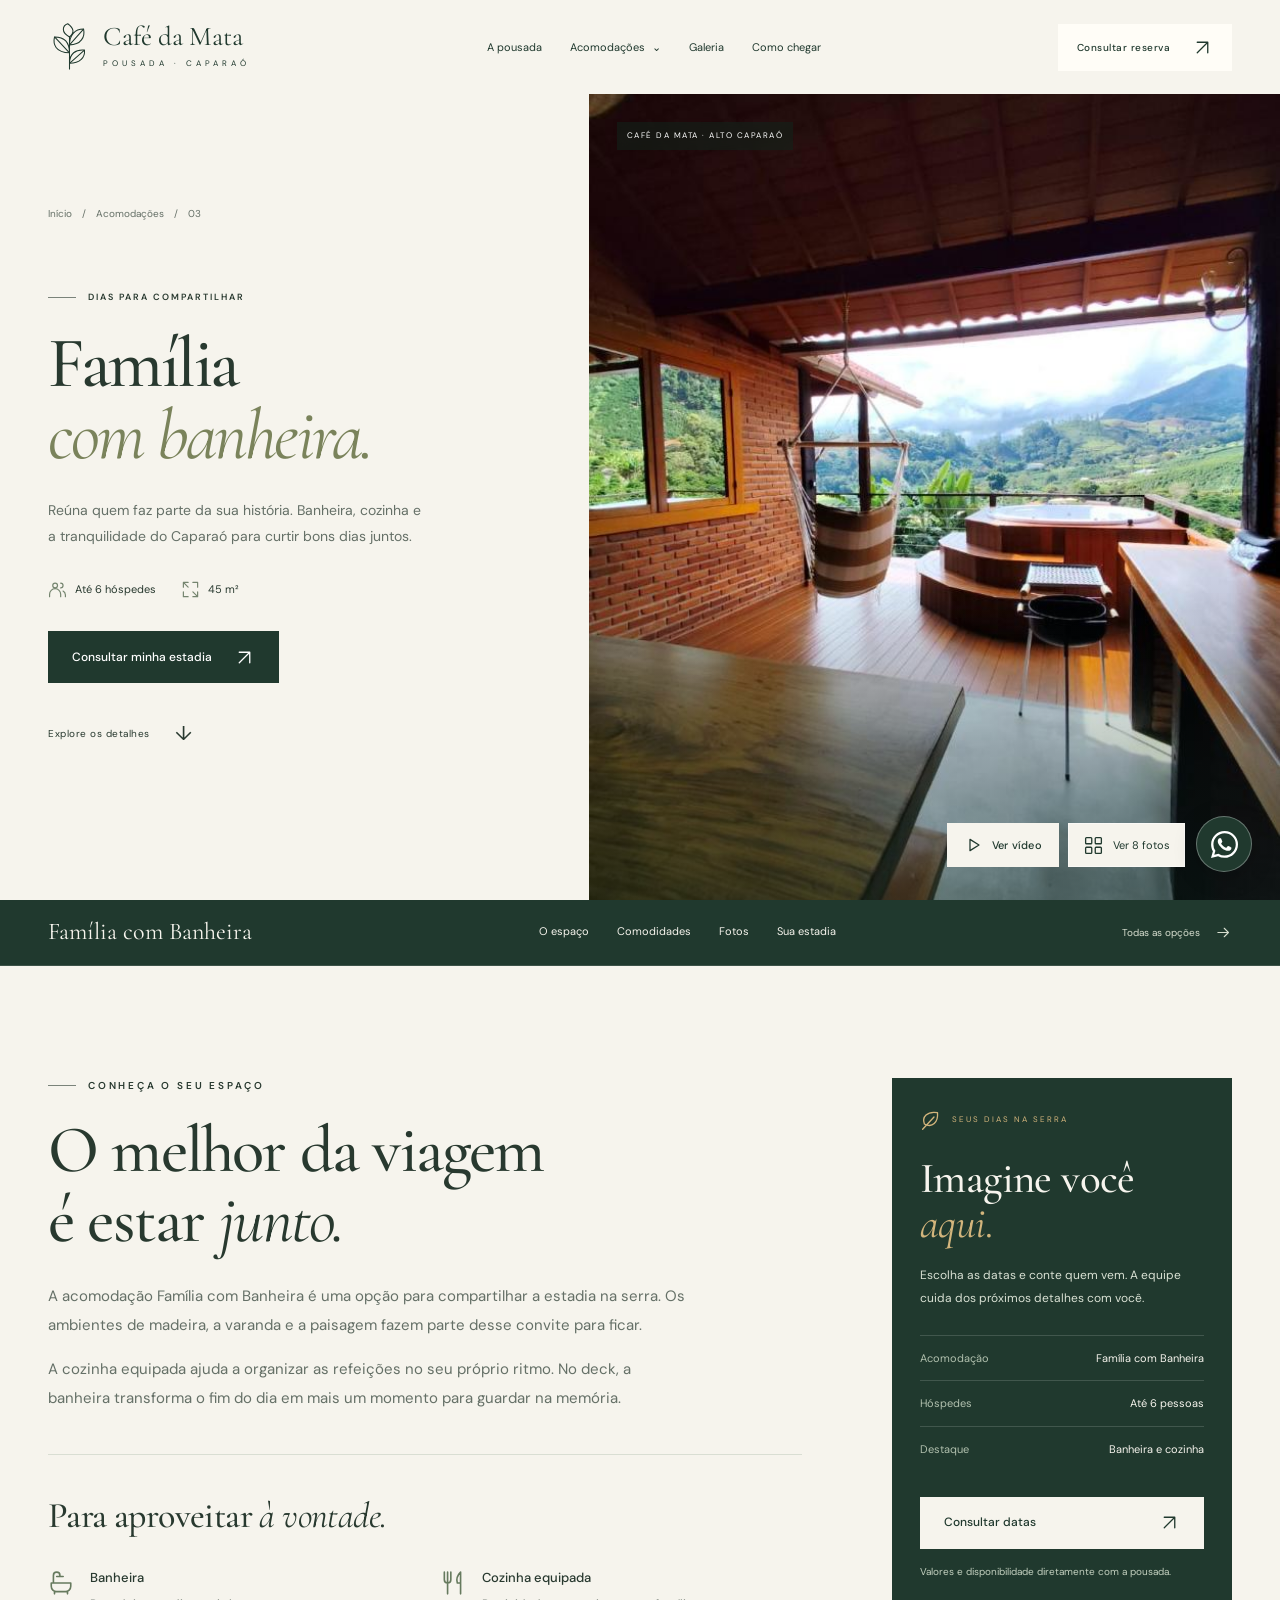
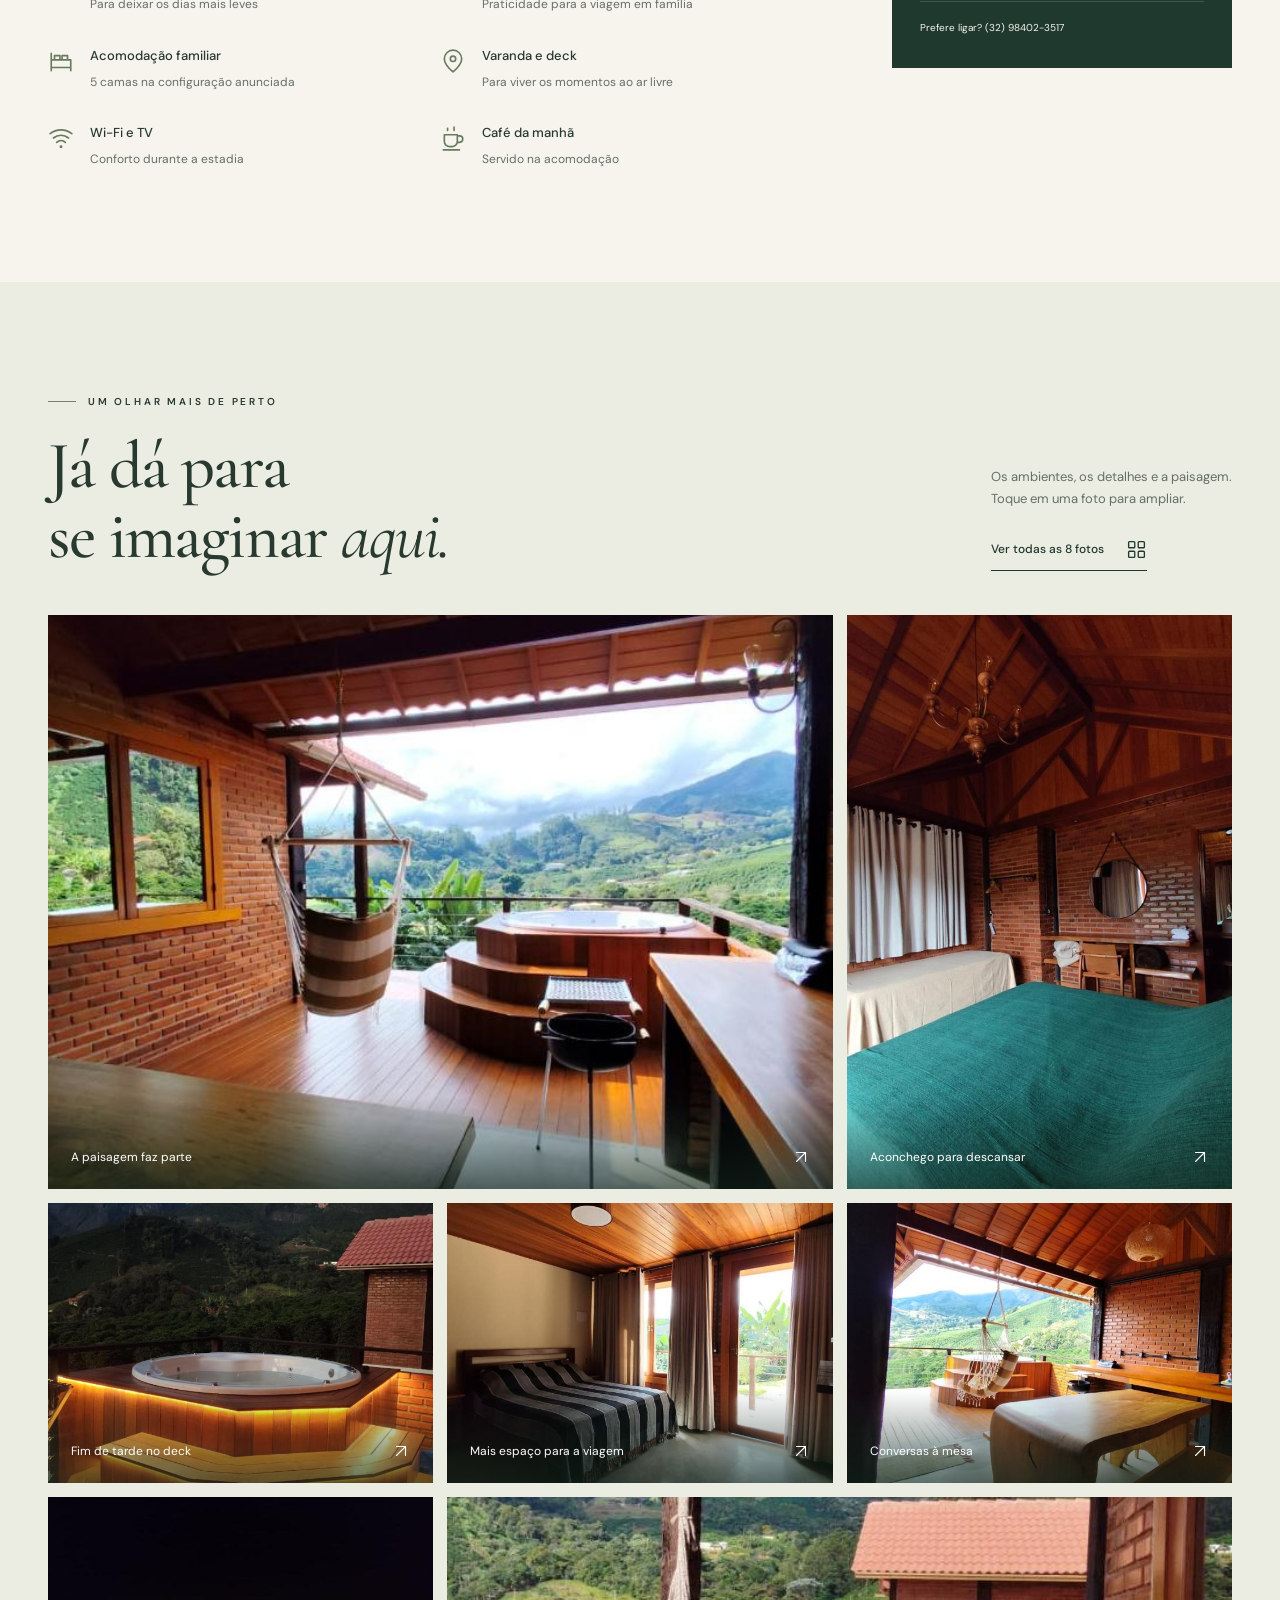
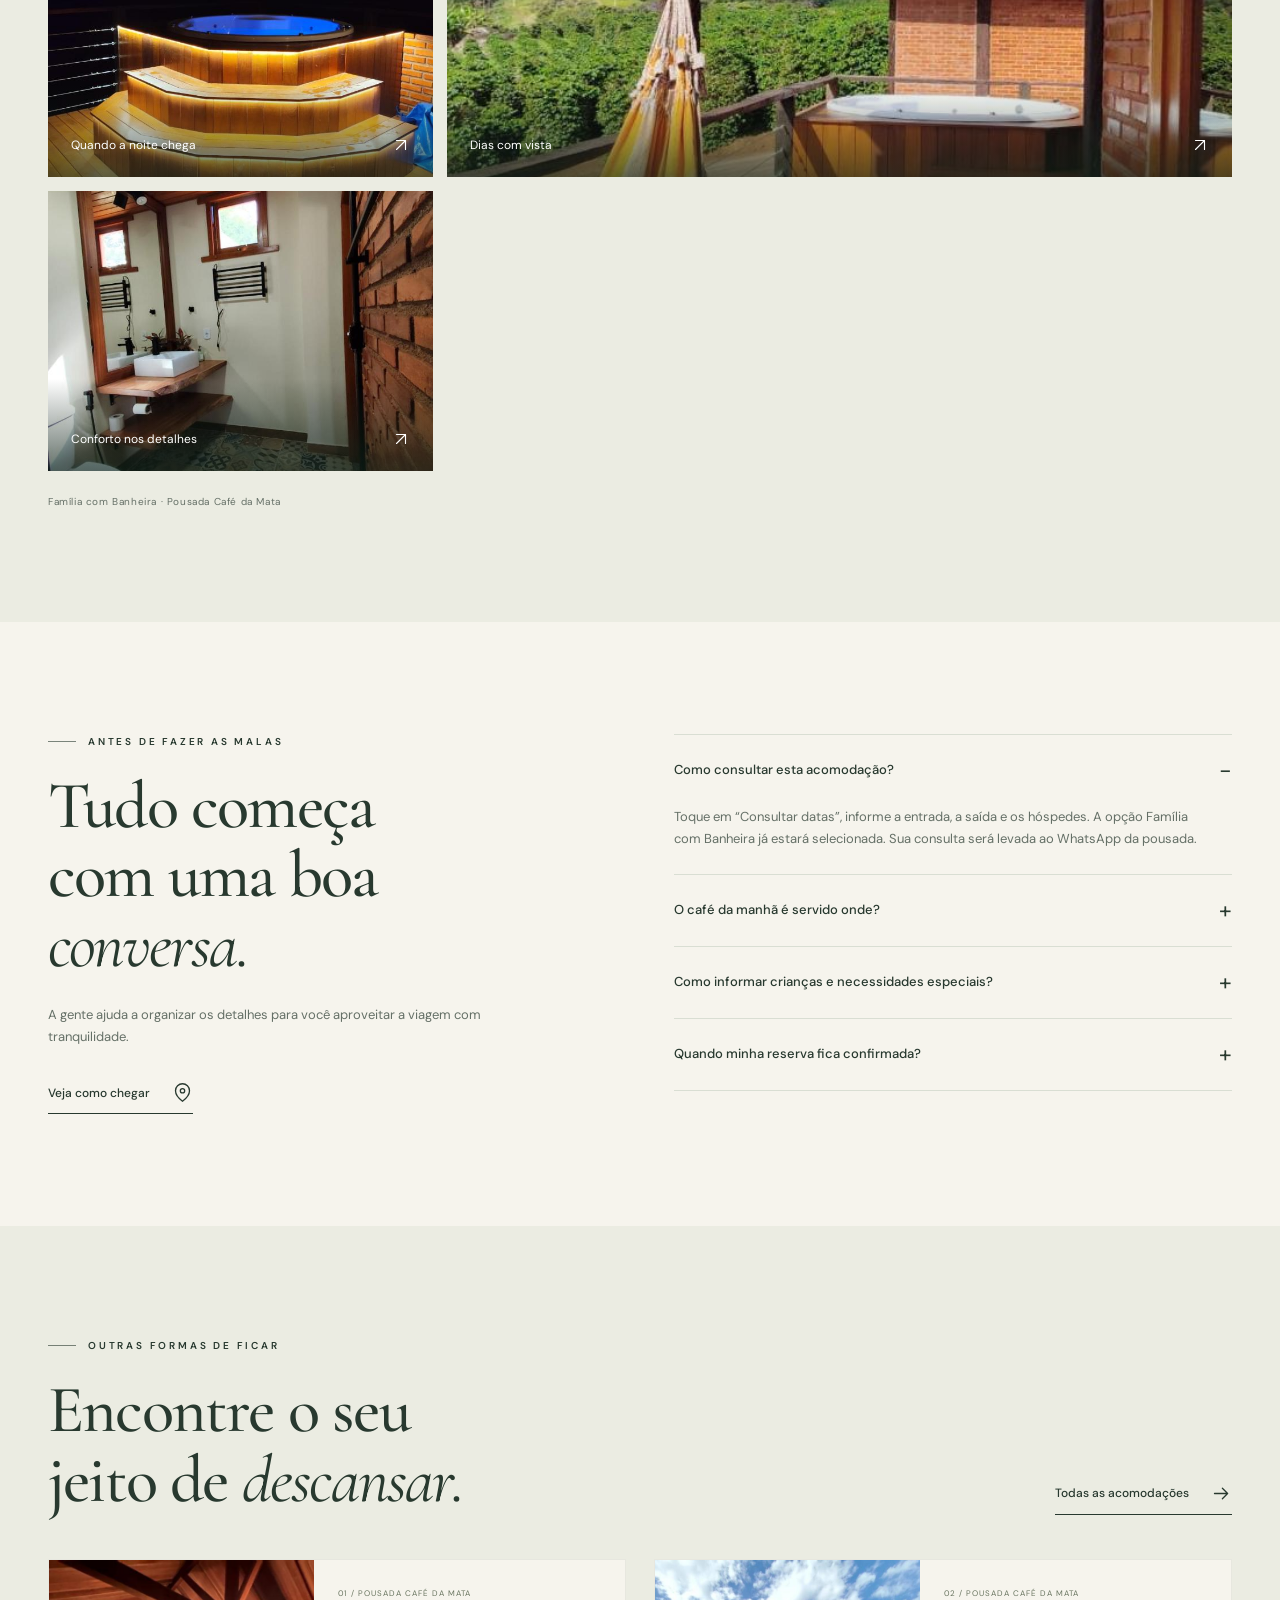
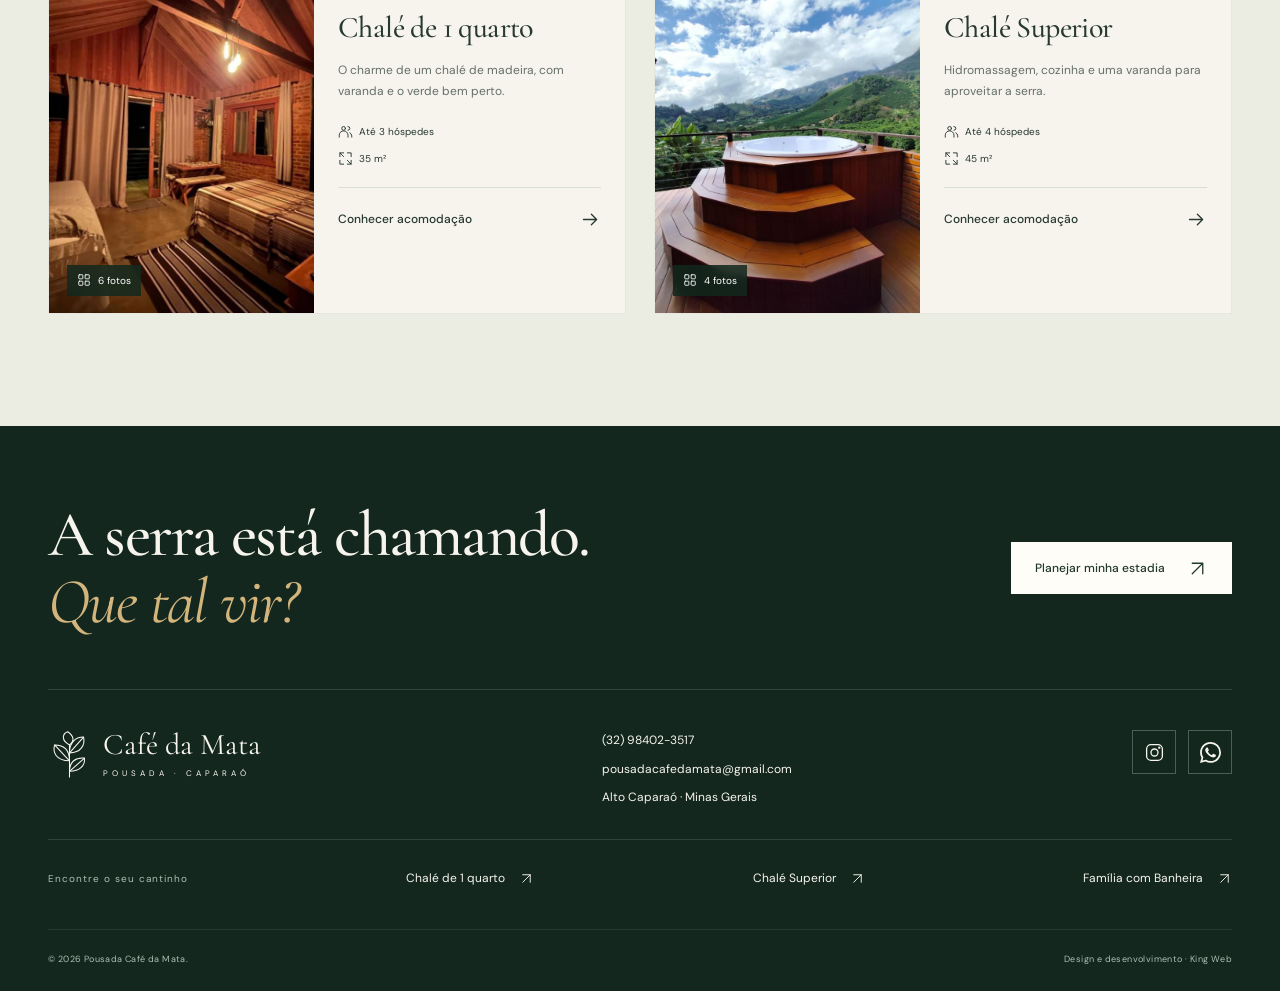
<file: familia-com-banheira.html>
<!DOCTYPE html>
<html lang="pt-BR">
<head>
  <meta charset="UTF-8">
  <meta name="viewport" content="width=device-width, initial-scale=1, viewport-fit=cover">
  <meta name="theme-color" content="#20392e">
  <title>Família com Banheira | Pousada Café da Mata</title>
  <meta name="description" content="Reúna quem faz parte da sua história. Banheira, cozinha e a tranquilidade do Caparaó para curtir bons dias juntos. Conheça as fotos e consulte sua estadia em Alto Caparaó pelo WhatsApp.">
  <meta property="og:type" content="website">
  <meta property="og:title" content="Família com Banheira | Pousada Café da Mata">
  <meta property="og:description" content="Reúna quem faz parte da sua história. Banheira, cozinha e a tranquilidade do Caparaó para curtir bons dias juntos. Conheça as fotos e consulte sua estadia em Alto Caparaó pelo WhatsApp.">
  <meta property="og:image" content="https://cf.bstatic.com/xdata/images/hotel/max1280x900/216989033.jpg?hp=1&amp;k=63dea648a4e347a8850df629a16e550a59f6cac42575afa051df67a04a47eead&amp;o=">
  <meta property="og:locale" content="pt_BR">
  <link rel="icon" href="img/favicon.svg" type="image/svg+xml">
  <link rel="stylesheet" href="css/fonts.css">
  <link rel="stylesheet" href="css/style.css">
  <link rel="stylesheet" href="css/cinema.css">
  <script src="js/script.js" defer></script>
  <script src="js/cinema.js" defer></script>
</head>
<body class="room-page room-familia-com-banheira" data-room="Quarto Família com Banheira">
<a class="skip-link" href="#conteudo">Pular para o conteúdo</a>
<svg xmlns="http://www.w3.org/2000/svg" width="0" height="0" style="position:absolute;overflow:hidden" aria-hidden="true">
  <symbol id="brand-symbol" viewBox="0 0 48 58"><path d="M24 54V17M24 35C8 35 5 25 7 17c11 0 17 6 17 18ZM24 26C37 26 42 17 40 8c-10 0-16 7-16 18ZM24 47c12 0 18-7 17-15-10-1-17 4-17 15ZM24 17C14 12 16 4 22 2c7 5 8 10 2 15Z"/><path d="m7 17 17 18m16-27L24 26m17 6L24 47"/></symbol>
  <symbol id="i-arrow" viewBox="0 0 24 24"><path d="M4 12h15m-6-6 6 6-6 6"/></symbol>
  <symbol id="i-up" viewBox="0 0 24 24"><path d="M6 18 18 6M6 6h12v12"/></symbol>
  <symbol id="i-left" viewBox="0 0 24 24"><path d="M20 12H5m6-6-6 6 6 6"/></symbol>
  <symbol id="i-close" viewBox="0 0 24 24"><path d="m6 6 12 12M6 18 18 6"/></symbol>
  <symbol id="i-pin" viewBox="0 0 24 24"><path d="M20 10c0 6-8 12-8 12S4 16 4 10a8 8 0 1 1 16 0Z"/><circle cx="12" cy="10" r="2.5"/></symbol>
  <symbol id="i-cup" viewBox="0 0 24 24"><path d="M4 9h12v6a5 5 0 0 1-5 5H9a5 5 0 0 1-5-5ZM16 10h2a3 3 0 0 1 0 6h-2M3 23h15M7 3v2m6-3v3"/></symbol>
  <symbol id="i-mountain" viewBox="0 0 24 24"><path d="m2 20 8-15 6 10 3-5 4 10ZM7 11l3 2 3-3"/></symbol>
  <symbol id="i-leaf" viewBox="0 0 24 24"><path d="M20 3C8 1 2 8 5 16c9 5 16-2 15-13ZM3 22 16 8"/></symbol>
  <symbol id="i-wifi" viewBox="0 0 24 24"><path d="M2 8a16 16 0 0 1 20 0M5 12a11 11 0 0 1 14 0M8 16a6 6 0 0 1 8 0"/><circle cx="12" cy="20" r=".6"/></symbol>
  <symbol id="i-bath" viewBox="0 0 24 24"><path d="M3 12h18v3a5 5 0 0 1-5 5H8a5 5 0 0 1-5-5ZM5 12V5a3 3 0 0 1 6 0M8 6h6M6 20v2m12-2v2"/></symbol>
  <symbol id="i-instagram" viewBox="0 0 24 24"><rect x="3" y="3" width="18" height="18" rx="5"/><circle cx="12" cy="12" r="4"/><circle cx="17.5" cy="6.5" r=".6"/></symbol>
  <symbol id="i-whatsapp" viewBox="0 0 24 24"><path d="M20.52 3.48A11.86 11.86 0 0 0 12.05 0C5.47 0 .11 5.35.1 11.93c0 2.1.55 4.16 1.59 5.97L0 24l6.26-1.64a11.95 11.95 0 0 0 5.78 1.47h.01c6.58 0 11.94-5.35 11.95-11.93a11.87 11.87 0 0 0-3.48-8.42ZM12.05 21.8a9.92 9.92 0 0 1-5.06-1.38l-.36-.21-3.72.98.99-3.63-.24-.37a9.88 9.88 0 0 1-1.52-5.26c0-5.47 4.45-9.92 9.93-9.92a9.87 9.87 0 0 1 7.02 2.91 9.86 9.86 0 0 1 2.9 7.02c-.01 5.47-4.46 9.86-9.94 9.86Zm5.45-7.43c-.3-.15-1.77-.87-2.04-.97-.27-.1-.47-.15-.67.15-.2.3-.77.97-.94 1.17-.17.2-.35.22-.65.07-.3-.15-1.26-.46-2.39-1.47-.88-.78-1.48-1.75-1.65-2.05-.17-.3-.02-.46.13-.61.13-.13.3-.35.45-.52.15-.18.2-.3.3-.5.1-.2.05-.37-.03-.52-.07-.15-.67-1.62-.92-2.22-.24-.58-.49-.5-.67-.51h-.57c-.2 0-.52.07-.8.37-.27.3-1.04 1.02-1.04 2.49s1.07 2.89 1.22 3.09c.15.2 2.1 3.2 5.1 4.49.71.31 1.27.49 1.7.62.71.22 1.36.19 1.87.12.57-.09 1.77-.72 2.02-1.42.25-.7.25-1.3.17-1.42-.07-.13-.27-.2-.57-.35Z"/></symbol>

  <symbol id="i-bed" viewBox="0 0 24 24"><path d="M3 18V5m18 13v-7H3m0 7h18M3 18v3m18-3v3M6 11V7h5v4m2 0V7h5v4"/></symbol>
  <symbol id="i-area" viewBox="0 0 24 24"><path d="M3 9V3h6m6 0h6v6m0 6v6h-6m-6 0H3v-6M3 3l6 6m12 12-6-6"/></symbol>
  <symbol id="i-guests" viewBox="0 0 24 24"><circle cx="9" cy="7" r="3"/><path d="M2 21v-3a7 7 0 0 1 14 0v3m0-17a3 3 0 0 1 0 6m3 4a6 6 0 0 1 3 5v2"/></symbol>
  <symbol id="i-grid" viewBox="0 0 24 24"><rect x="3" y="3" width="7" height="7" rx="1"/><rect x="14" y="3" width="7" height="7" rx="1"/><rect x="3" y="14" width="7" height="7" rx="1"/><rect x="14" y="14" width="7" height="7" rx="1"/></symbol>
  <symbol id="i-kitchen" viewBox="0 0 24 24"><path d="M4 2v7a3 3 0 0 0 6 0V2M7 2v20m12-20c-3 3-4 7-3 10h3m0-10v20"/></symbol>
  <symbol id="i-shower" viewBox="0 0 24 24"><path d="M4 21V7a4 4 0 0 1 8 0m-3 4a3 3 0 0 1 6 0H9Zm2 4v1m4-1v1m-2 3v1m4-1v1"/></symbol>
  <symbol id="i-fridge" viewBox="0 0 24 24"><rect x="5" y="2" width="14" height="20" rx="2"/><path d="M5 10h14M8 5v2m0 6v4"/></symbol>
  <symbol id="i-check" viewBox="0 0 24 24"><path d="m5 12 4 4L19 6"/></symbol>
<symbol id="i-movie-play" viewBox="0 0 24 24"><path class="play-fill" d="M8 4.5 20 12 8 19.5Z"/></symbol><symbol id="i-movie-pause" viewBox="0 0 24 24"><path d="M8 5v14M16 5v14" stroke-width="3"/></symbol></svg>
<header class="header" id="header">
  <div class="container header-inner">
    <a class="brand" href="index.html#inicio" aria-label="Pousada Café da Mata — início"><svg class="brand-mark" aria-hidden="true"><use href="#brand-symbol"></use></svg><span><span class="brand-word">Café da Mata</span><span class="brand-sub">Pousada · Caparaó</span></span></a>
    <nav class="desktop-nav" aria-label="Navegação principal">
      <a href="index.html#pousada">A pousada</a><details class="nav-dropdown"><summary>Acomodações <span aria-hidden="true">⌄</span></summary><div class="nav-dropdown-panel"><a href="chale-1-quarto.html"><span>Chalé de 1 quarto</span><svg class="icon" aria-hidden="true"><use href="#i-arrow"></use></svg></a><a href="chale-superior.html"><span>Chalé Superior</span><svg class="icon" aria-hidden="true"><use href="#i-arrow"></use></svg></a><a href="familia-com-banheira.html" aria-current="page"><span>Família com Banheira</span><svg class="icon" aria-hidden="true"><use href="#i-arrow"></use></svg></a></div></details><a href="#galeria">Galeria</a><a href="index.html#localizacao">Como chegar</a>
    </nav>
    <a class="btn btn-light header-cta" href="https://wa.me/5532984023517" data-book="Quarto Família com Banheira">Consultar reserva <svg class="icon" aria-hidden="true"><use href="#i-up"></use></svg></a>
    <details class="mobile-menu" id="mobile-menu">
      <summary aria-label="Abrir navegação">MENU <span class="menu-lines" aria-hidden="true"></span></summary>
      <nav aria-label="Navegação para celular">
        <a href="index.html#pousada">A pousada</a><a href="index.html#acomodacoes">Acomodações</a><div class="mobile-room-links"><a href="chale-1-quarto.html"><span>Chalé de 1 quarto</span><svg class="icon" aria-hidden="true"><use href="#i-arrow"></use></svg></a><a href="chale-superior.html"><span>Chalé Superior</span><svg class="icon" aria-hidden="true"><use href="#i-arrow"></use></svg></a><a href="familia-com-banheira.html" aria-current="page"><span>Família com Banheira</span><svg class="icon" aria-hidden="true"><use href="#i-arrow"></use></svg></a></div><a href="index.html#experiencia">A experiência</a><a href="#galeria">Galeria</a><a href="index.html#localizacao">Como chegar</a><a href="https://wa.me/5532984023517" data-book="Quarto Família com Banheira">Consultar uma reserva</a>
      </nav>
    </details>
  </div>
</header>
<main id="conteudo" tabindex="-1">
  <section class="room-hero motion-surface" data-motion-surface id="inicio" aria-labelledby="room-title">
    <div class="room-hero-visual">
      <img class="room-hero-image" src="img/familia/deck.jpg" alt="Deck da acomodação Família com banheira e vista para as montanhas" width="676" height="900" fetchpriority="high">
      <video class="motion-video" data-background-video data-desktop-src="img/videos/familia-banheira.mp4" data-mobile-src="img/videos/familia-banheira-mobile.mp4" poster="img/familia/deck.jpg" preload="none" muted playsinline aria-hidden="true" tabindex="-1"></video>
      <div class="room-movie-controls"><a class="movie-link" href="img/videos/familia-banheira.mp4" data-film="" data-film-mobile="img/videos/familia-banheira-mobile.mp4" data-film-title="Família com Banheira" data-film-poster="img/familia/deck.jpg" data-film-caption="Movimento de câmera aplicado a uma fotografia real do deck da acomodação Família com Banheira. Sem áudio." data-film-page="familia-com-banheira.html"><svg class="movie-icon" aria-hidden="true"><use href="#i-movie-play"></use></svg><span>Ver vídeo</span></a><button class="hero-gallery-btn" type="button" data-gallery-open><svg class="icon" aria-hidden="true"><use href="#i-grid"></use></svg> Ver 8 fotos</button><button class="motion-control" type="button" data-motion-toggle hidden aria-label="Reproduzir vídeo de fundo" aria-pressed="false"><svg class="movie-icon" aria-hidden="true"><use data-motion-icon href="#i-movie-play"></use></svg></button></div>
      <span class="room-image-caption">Café da Mata · Alto Caparaó</span>
    </div>
    <div class="room-hero-copy">
      <nav class="breadcrumbs" aria-label="Localização na navegação"><a href="index.html">Início</a><span aria-hidden="true">/</span><a href="index.html#acomodacoes">Acomodações</a><span aria-hidden="true">/</span><span aria-current="page">03</span></nav>
      <p class="eyebrow">Dias para compartilhar</p>
      <h1 id="room-title">Família<br><em>com banheira.</em></h1>
      <p class="room-lead">Reúna quem faz parte da sua história. Banheira, cozinha e a tranquilidade do Caparaó para curtir bons dias juntos.</p>
      <div class="room-hero-facts"><span><svg class="icon" aria-hidden="true"><use href="#i-guests"></use></svg> Até 6 hóspedes</span><span><svg class="icon" aria-hidden="true"><use href="#i-area"></use></svg> 45 m²</span></div>
      <a class="btn" href="https://wa.me/5532984023517" data-book="Quarto Família com Banheira">Consultar minha estadia <svg class="icon" aria-hidden="true"><use href="#i-up"></use></svg></a>
      <a class="room-explore" href="#detalhes">Explore os detalhes <span aria-hidden="true">↓</span></a>
    </div>
  </section>

  <nav class="room-section-nav" aria-label="Nesta acomodação"><div class="container"><span class="room-nav-name">Família com Banheira</span><div class="room-section-links"><a href="#detalhes">O espaço</a><a href="#comodidades">Comodidades</a><a href="#galeria">Fotos</a><a href="#informacoes">Sua estadia</a></div><a class="room-nav-back" href="index.html#acomodacoes">Todas as opções <svg class="icon" aria-hidden="true"><use href="#i-arrow"></use></svg></a></div></nav>

  <section class="section room-overview" id="detalhes" aria-labelledby="details-title">
    <div class="container room-detail-grid">
      <div class="room-detail-main">
        <div data-reveal><p class="eyebrow">Conheça o seu espaço</p><h2 id="details-title">O melhor da viagem<br>é estar <em>junto.</em></h2><div class="copy room-description"><p>A acomodação Família com Banheira é uma opção para compartilhar a estadia na serra. Os ambientes de madeira, a varanda e a paisagem fazem parte desse convite para ficar.</p><p>A cozinha equipada ajuda a organizar as refeições no seu próprio ritmo. No deck, a banheira transforma o fim do dia em mais um momento para guardar na memória.</p></div></div>
        <div class="room-amenities" id="comodidades" data-reveal><h3>Para aproveitar <em>à vontade.</em></h3><ul><li><svg class="icon" aria-hidden="true"><use href="#i-bath"></use></svg><div><strong>Banheira</strong><span>Para deixar os dias mais leves</span></div></li><li><svg class="icon" aria-hidden="true"><use href="#i-kitchen"></use></svg><div><strong>Cozinha equipada</strong><span>Praticidade para a viagem em família</span></div></li><li><svg class="icon" aria-hidden="true"><use href="#i-bed"></use></svg><div><strong>Acomodação familiar</strong><span>5 camas na configuração anunciada</span></div></li><li><svg class="icon" aria-hidden="true"><use href="#i-pin"></use></svg><div><strong>Varanda e deck</strong><span>Para viver os momentos ao ar livre</span></div></li><li><svg class="icon" aria-hidden="true"><use href="#i-wifi"></use></svg><div><strong>Wi-Fi e TV</strong><span>Conforto durante a estadia</span></div></li><li><svg class="icon" aria-hidden="true"><use href="#i-cup"></use></svg><div><strong>Café da manhã</strong><span>Servido na acomodação</span></div></li></ul></div>
      </div>
      <aside class="stay-consult" aria-labelledby="consult-title" data-reveal>
        <div class="consult-heading"><svg class="icon" aria-hidden="true"><use href="#i-leaf"></use></svg><span>SEUS DIAS NA SERRA</span></div>
        <h3 id="consult-title">Imagine você <em>aqui.</em></h3>
        <p>Escolha as datas e conte quem vem. A equipe cuida dos próximos detalhes com você.</p>
        <dl><div><dt>Acomodação</dt><dd>Família com Banheira</dd></div><div><dt>Hóspedes</dt><dd>Até 6 pessoas</dd></div><div><dt>Destaque</dt><dd>Banheira e cozinha</dd></div></dl>
        <a class="btn" href="https://wa.me/5532984023517" data-book="Quarto Família com Banheira">Consultar datas <svg class="icon" aria-hidden="true"><use href="#i-up"></use></svg></a>
        <span class="consult-note">Valores e disponibilidade diretamente com a pousada.</span>
        <a class="consult-contact" href="tel:+5532984023517">Prefere ligar? (32) 98402-3517</a>
      </aside>
    </div>
  </section>

  <section class="section room-gallery-section" id="galeria" aria-labelledby="gallery-title">
    <div class="container">
      <div class="section-heading" data-reveal><div><p class="eyebrow">Um olhar mais de perto</p><h2 id="gallery-title">Já dá para<br>se imaginar <em>aqui.</em></h2></div><div><p class="copy">Os ambientes, os detalhes e a paisagem.<br>Toque em uma foto para ampliar.</p><button class="text-link gallery-all" type="button" data-gallery-open>Ver todas as 8 fotos <svg class="icon" aria-hidden="true"><use href="#i-grid"></use></svg></button></div></div>
      <div class="gallery room-gallery room-gallery-8" id="gallery" data-reveal><a href="img/familia/deck.jpg" data-photo data-caption="A paisagem faz parte" target="_blank" rel="noopener noreferrer"><img class="" src="img/familia/deck.jpg" alt="Deck da acomodação Família, com mesa, banheira e vista das montanhas" width="676" height="900" loading="lazy" decoding="async"><span class="gallery-label">A paisagem faz parte <svg class="icon" aria-hidden="true"><use href="#i-up"></use></svg></span></a><a href="img/familia/quarto-principal.jpg" data-photo data-caption="Aconchego para descansar" target="_blank" rel="noopener noreferrer"><img class="" src="img/familia/quarto-principal.jpg" alt="Cama de casal e madeira no quarto principal" width="676" height="900" loading="lazy" decoding="async"><span class="gallery-label">Aconchego para descansar <svg class="icon" aria-hidden="true"><use href="#i-up"></use></svg></span></a><a href="img/familia/banheira-entardecer.jpg" data-photo data-caption="Fim de tarde no deck" target="_blank" rel="noopener noreferrer"><img class="" src="img/familia/banheira-entardecer.jpg" alt="Banheira iluminada com as montanhas ao fundo" width="676" height="900" loading="lazy" decoding="async"><span class="gallery-label">Fim de tarde no deck <svg class="icon" aria-hidden="true"><use href="#i-up"></use></svg></span></a><a href="img/familia/quarto-adicional.jpg" data-photo data-caption="Mais espaço para a viagem" target="_blank" rel="noopener noreferrer"><img class="" src="img/familia/quarto-adicional.jpg" alt="Outro ambiente de dormir da acomodação Família" width="676" height="900" loading="lazy" decoding="async"><span class="gallery-label">Mais espaço para a viagem <svg class="icon" aria-hidden="true"><use href="#i-up"></use></svg></span></a><a href="img/familia/area-refeicoes.jpg" data-photo data-caption="Conversas à mesa" target="_blank" rel="noopener noreferrer"><img class="" src="img/familia/area-refeicoes.jpg" alt="Área coberta para refeições junto ao deck" width="676" height="900" loading="lazy" decoding="async"><span class="gallery-label">Conversas à mesa <svg class="icon" aria-hidden="true"><use href="#i-up"></use></svg></span></a><a href="img/familia/banheira-noite.jpg" data-photo data-caption="Quando a noite chega" target="_blank" rel="noopener noreferrer"><img class="" src="img/familia/banheira-noite.jpg" alt="Banheira no deck com iluminação noturna" width="676" height="900" loading="lazy" decoding="async"><span class="gallery-label">Quando a noite chega <svg class="icon" aria-hidden="true"><use href="#i-up"></use></svg></span></a><a href="img/familia/varanda-hidro.jpg" data-photo data-caption="Dias com vista" target="_blank" rel="noopener noreferrer"><img class="" src="img/familia/varanda-hidro.jpg" alt="Varanda de madeira junto ao deck da hidromassagem" width="676" height="900" loading="lazy" decoding="async"><span class="gallery-label">Dias com vista <svg class="icon" aria-hidden="true"><use href="#i-up"></use></svg></span></a><a href="img/familia/banheiro.jpg" data-photo data-caption="Conforto nos detalhes" target="_blank" rel="noopener noreferrer"><img class="" src="img/familia/banheiro.jpg" alt="Banheiro com bancada e chuveiro" width="676" height="900" loading="lazy" decoding="async"><span class="gallery-label">Conforto nos detalhes <svg class="icon" aria-hidden="true"><use href="#i-up"></use></svg></span></a></div>
      <p class="gallery-footnote">Família com Banheira · Pousada Café da Mata</p>
    </div>
  </section>

  <section class="section room-information" id="informacoes" aria-labelledby="information-title">
    <div class="container faq-layout">
      <div data-reveal><p class="eyebrow">Antes de fazer as malas</p><h2 id="information-title">Tudo começa<br>com uma boa <em>conversa.</em></h2><p class="copy">A gente ajuda a organizar os detalhes para você aproveitar a viagem com tranquilidade.</p><a class="text-link" href="index.html#localizacao">Veja como chegar <svg class="icon" aria-hidden="true"><use href="#i-pin"></use></svg></a></div>
      <div class="faq-list" data-reveal>
        <details open><summary>Como consultar esta acomodação?</summary><p>Toque em “Consultar datas”, informe a entrada, a saída e os hóspedes. A opção Família com Banheira já estará selecionada. Sua consulta será levada ao WhatsApp da pousada.</p></details>
        <details><summary>O café da manhã é servido onde?</summary><p>O café da manhã é servido na acomodação. Você começa o dia com a tranquilidade de aproveitar o seu próprio espaço.</p></details>
        <details><summary>Como informar crianças e necessidades especiais?</summary><p>No formulário, escolha a quantidade de crianças e informe as idades. Use o campo de observações para contar sobre necessidades de acessibilidade ou algum pedido para a sua estadia.</p></details>
        <details><summary>Quando minha reserva fica confirmada?</summary><p>A consulta pelo site inicia a conversa. A equipe confirma a disponibilidade, os valores, a composição dos hóspedes e as condições da reserva com você pelo WhatsApp.</p></details>
      </div>
    </div>
  </section>

  <section class="section related-rooms" aria-labelledby="related-title"><div class="container"><div class="section-heading" data-reveal><div><p class="eyebrow">Outras formas de ficar</p><h2 id="related-title">Encontre o seu<br>jeito de <em>descansar.</em></h2></div><a class="text-link" href="index.html#acomodacoes">Todas as acomodações <svg class="icon" aria-hidden="true"><use href="#i-arrow"></use></svg></a></div><div class="stay-grid related-grid"><article class="stay-card" data-reveal>
  <a class="stay-photo" href="chale-1-quarto.html" aria-label="Conhecer Chalé de 1 quarto">
    <img class="" src="img/chale-1-quarto/quarto-noite.jpg" alt="Interior de madeira do Chalé de 1 quarto com camas e iluminação acolhedora" width="1024" height="768" loading="lazy" decoding="async">
    <span class="photo-tag">Seu refúgio na serra</span><span class="photo-count"><svg class="icon" aria-hidden="true"><use href="#i-grid"></use></svg> 6 fotos</span>
  </a>
  <div class="stay-content">
    <p class="stay-category">01 / POUSADA CAFÉ DA MATA</p>
    <h3><a href="chale-1-quarto.html">Chalé de 1 quarto</a></h3>
    <p>O charme de um chalé de madeira, com varanda e o verde bem perto.</p>
    <div class="stay-features"><span><svg class="icon" aria-hidden="true"><use href="#i-guests"></use></svg> Até 3 hóspedes</span><span><svg class="icon" aria-hidden="true"><use href="#i-area"></use></svg> 35 m²</span></div>
    <a class="text-link" href="chale-1-quarto.html">Conhecer acomodação <svg class="icon" aria-hidden="true"><use href="#i-arrow"></use></svg></a>
  </div>
</article><article class="stay-card" data-reveal>
  <a class="stay-photo" href="chale-superior.html" aria-label="Conhecer Chalé Superior">
    <img class="" src="img/hidromassagem-serra.jpg" alt="Hidromassagem no deck com montanhas do Caparaó ao fundo" width="676" height="900" loading="lazy" decoding="async">
    <span class="photo-tag">Uma pausa especial</span><span class="photo-count"><svg class="icon" aria-hidden="true"><use href="#i-grid"></use></svg> 4 fotos</span>
  </a>
  <div class="stay-content">
    <p class="stay-category">02 / POUSADA CAFÉ DA MATA</p>
    <h3><a href="chale-superior.html">Chalé Superior</a></h3>
    <p>Hidromassagem, cozinha e uma varanda para aproveitar a serra.</p>
    <div class="stay-features"><span><svg class="icon" aria-hidden="true"><use href="#i-guests"></use></svg> Até 4 hóspedes</span><span><svg class="icon" aria-hidden="true"><use href="#i-area"></use></svg> 45 m²</span></div>
    <a class="text-link" href="chale-superior.html">Conhecer acomodação <svg class="icon" aria-hidden="true"><use href="#i-arrow"></use></svg></a>
  </div>
</article></div></div></section>
</main>
<footer class="footer">
  <div class="container">
    <div class="footer-top">
      <h2>A serra está chamando.<br><em>Que tal vir?</em></h2>
      <a class="btn btn-light" href="https://wa.me/5532984023517" data-book="Quarto Família com Banheira">Planejar minha estadia <svg class="icon" aria-hidden="true"><use href="#i-up"></use></svg></a>
    </div>
    <div class="footer-bottom">
      <a class="brand" href="index.html" aria-label="Pousada Café da Mata — voltar ao início"><svg class="brand-mark" aria-hidden="true"><use href="#brand-symbol"></use></svg><span><span class="brand-word">Café da Mata</span><span class="brand-sub">Pousada · Caparaó</span></span></a>
      <div class="footer-contact"><a href="tel:+5532984023517">(32) 98402-3517</a><a href="mailto:pousadacafedamata@gmail.com">pousadacafedamata@gmail.com</a><span>Alto Caparaó · Minas Gerais</span></div>
      <div class="footer-social">
        <a class="social-icon" href="https://www.instagram.com/pousadacafedamata/" target="_blank" rel="noopener noreferrer" aria-label="Instagram da Pousada Café da Mata"><svg class="icon" aria-hidden="true"><use href="#i-instagram"></use></svg></a>
        <a class="social-icon" href="https://wa.me/5532984023517" target="_blank" rel="noopener noreferrer" aria-label="WhatsApp da Pousada Café da Mata"><svg class="icon filled" aria-hidden="true"><use href="#i-whatsapp"></use></svg></a>
      </div>
    </div>
<nav class="footer-accommodations" aria-label="Nossas acomodações"><span>Encontre o seu cantinho</span><a href="chale-1-quarto.html">Chalé de 1 quarto <svg class="icon" aria-hidden="true"><use href="#i-up"></use></svg></a><a href="chale-superior.html">Chalé Superior <svg class="icon" aria-hidden="true"><use href="#i-up"></use></svg></a><a href="familia-com-banheira.html">Família com Banheira <svg class="icon" aria-hidden="true"><use href="#i-up"></use></svg></a></nav>
    <div class="footer-legal"><span>© <span id="year">2026</span> Pousada Café da Mata.</span><span>Design e desenvolvimento · King Web</span></div>
  </div>
</footer>
<a class="whatsapp-float" href="https://wa.me/5532984023517" target="_blank" rel="noopener noreferrer" aria-label="Conversar com a pousada pelo WhatsApp"><svg class="icon filled" aria-hidden="true"><use href="#i-whatsapp"></use></svg></a>
<div class="mobile-bar"><span>Família com Banheira</span><a class="btn" href="https://wa.me/5532984023517" data-book="Quarto Família com Banheira">Consultar datas <svg class="icon" aria-hidden="true"><use href="#i-up"></use></svg></a></div>
<dialog class="booking-dialog" id="booking-dialog" aria-labelledby="booking-title" aria-describedby="booking-description">
  <button class="dialog-close" type="button" data-close aria-label="Fechar consulta"><svg class="icon" aria-hidden="true"><use href="#i-close"></use></svg></button>
  <div class="dialog-content">
    <p class="eyebrow">Sua estadia começa aqui</p>
    <h2 id="booking-title">Vamos planejar<br>sua <em>pausa?</em></h2>
    <p class="dialog-intro" id="booking-description">Escolha o período. Vamos continuar a conversa no WhatsApp da pousada.</p>
    <form id="booking-form">
      <div class="form-grid">
        <div class="field"><label for="arrival">Entrada</label><input id="arrival" name="entrada" type="date" required></div>
        <div class="field"><label for="departure">Saída</label><input id="departure" name="saida" type="date" required></div>
        <div class="field"><label for="adults">Adultos</label><select id="adults" name="adultos"><option value="1">1 adulto</option><option value="2" selected>2 adultos</option><option value="3">3 adultos</option><option value="4">4 adultos</option><option value="5">5 adultos</option><option value="6">6 adultos</option><option value="7">7 adultos</option><option value="8">8 adultos</option><option value="9 ou mais">9 ou mais</option></select></div>
        <div class="field"><label for="children">Crianças</label><select id="children" name="criancas"><option value="0">Sem crianças</option><option value="1">1 criança</option><option value="2">2 crianças</option><option value="3">3 crianças</option><option value="4">4 crianças</option><option value="5">5 crianças</option><option value="6 ou mais">6 ou mais</option></select></div>
        <div class="field full" id="ages-field" hidden><label for="ages">Idades das crianças</label><input id="ages" name="idades" placeholder="Ex.: 3 e 7 anos" maxlength="80" disabled></div>
        <div class="field full"><label for="room">Qual acomodação você gostaria?</label><select id="room" name="acomodacao"><option value="">Quero ajuda para escolher</option><option>Chalé de 1 quarto</option><option>Chalé Superior</option><option value="Quarto Família com Banheira">Família com Banheira</option></select></div>
        <div class="field full"><label for="notes">Quer contar mais alguma coisa? <span>(opcional)</span></label><textarea id="notes" name="observacoes" maxlength="400" rows="2" placeholder="Uma ocasião especial, alguma dúvida…"></textarea></div>
      </div>
      <p class="trip-summary" id="trip-summary" aria-live="polite" hidden></p>
      <button class="btn form-submit" type="submit"><svg class="icon filled" aria-hidden="true"><use href="#i-whatsapp"></use></svg>Continuar no WhatsApp <svg class="icon" aria-hidden="true"><use href="#i-arrow"></use></svg></button>
      <p class="form-note">Suas escolhas serão levadas ao WhatsApp. A disponibilidade, os valores e a confirmação da reserva são combinados diretamente com a pousada.</p>
      <p class="form-status" id="form-status" role="status"></p>
      <a class="form-fallback" id="whatsapp-fallback" href="https://wa.me/5532984023517" hidden>Abrir minha consulta no WhatsApp</a>
    </form>
  </div>
</dialog>

<dialog class="lightbox" id="lightbox" aria-labelledby="photo-caption">
  <button class="dialog-close" type="button" data-close aria-label="Fechar galeria"><svg class="icon" aria-hidden="true"><use href="#i-close"></use></svg></button>
  <div class="lightbox-stage"><img class="lightbox-image" id="lightbox-image" src="img/chales-cafezal.jpg" alt="" draggable="false"><p class="lightbox-status" id="lightbox-status" role="status"></p></div>
  <div class="lightbox-thumbnails" id="photo-thumbnails" aria-label="Escolher foto"></div>
  <div class="lightbox-controls">
    <div><p class="lightbox-caption" id="photo-caption">Fotos da pousada</p><p class="lightbox-counter" id="photo-counter" aria-live="polite"></p></div>
    <div class="lightbox-arrows"><button type="button" id="previous-photo" aria-label="Foto anterior"><svg class="icon" aria-hidden="true"><use href="#i-left"></use></svg></button><button type="button" id="next-photo" aria-label="Próxima foto"><svg class="icon" aria-hidden="true"><use href="#i-arrow"></use></svg></button></div>
  </div>
</dialog>


<!-- Filmes locais: o arquivo só é carregado quando solicitado. -->
<dialog class="film-dialog" id="film-dialog" aria-labelledby="film-title" aria-describedby="film-caption">
  <button class="dialog-close" type="button" data-close aria-label="Fechar vídeo"><svg class="icon" aria-hidden="true"><use href="#i-close"></use></svg></button>
  <div class="film-stage">
    <video class="film-player" id="film-player" controls playsinline muted preload="none" aria-label="Filme da Pousada Café da Mata">Seu navegador não oferece suporte a este vídeo.</video>
    <p class="film-status" id="film-status" role="status" hidden></p>
  </div>
  <div class="film-info"><div><p class="eyebrow">Café da Mata · Em movimento</p><h2 id="film-title">Um instante na serra.</h2><p class="film-caption" id="film-caption"></p></div><a class="text-link" id="film-room-link" href="index.html#acomodacoes"><span>Conhecer os chalés</span><svg class="icon" aria-hidden="true"><use href="#i-arrow"></use></svg></a></div>
</dialog>

</body>
</html>
</file>
<file: css/fonts.css>
@font-face {
  font-family: 'Cormorant Garamond';
  font-style: italic;
  font-weight: 400;
  font-display: swap;
  src: url(../fonts/cormorant-garamond-italic-400.woff2) format('woff2');
  unicode-range: U+0000-00FF, U+0131, U+0152-0153, U+02BB-02BC, U+02C6, U+02DA, U+02DC, U+0304, U+0308, U+0329, U+2000-206F, U+20AC, U+2122, U+2191, U+2193, U+2212, U+2215, U+FEFF, U+FFFD;
}

@font-face {
  font-family: 'Cormorant Garamond';
  font-style: italic;
  font-weight: 500;
  font-display: swap;
  src: url(../fonts/cormorant-garamond-italic-400.woff2) format('woff2');
  unicode-range: U+0000-00FF, U+0131, U+0152-0153, U+02BB-02BC, U+02C6, U+02DA, U+02DC, U+0304, U+0308, U+0329, U+2000-206F, U+20AC, U+2122, U+2191, U+2193, U+2212, U+2215, U+FEFF, U+FFFD;
}

@font-face {
  font-family: 'Cormorant Garamond';
  font-style: normal;
  font-weight: 400;
  font-display: swap;
  src: url(../fonts/cormorant-garamond-normal-400.woff2) format('woff2');
  unicode-range: U+0000-00FF, U+0131, U+0152-0153, U+02BB-02BC, U+02C6, U+02DA, U+02DC, U+0304, U+0308, U+0329, U+2000-206F, U+20AC, U+2122, U+2191, U+2193, U+2212, U+2215, U+FEFF, U+FFFD;
}

@font-face {
  font-family: 'Cormorant Garamond';
  font-style: normal;
  font-weight: 500;
  font-display: swap;
  src: url(../fonts/cormorant-garamond-normal-400.woff2) format('woff2');
  unicode-range: U+0000-00FF, U+0131, U+0152-0153, U+02BB-02BC, U+02C6, U+02DA, U+02DC, U+0304, U+0308, U+0329, U+2000-206F, U+20AC, U+2122, U+2191, U+2193, U+2212, U+2215, U+FEFF, U+FFFD;
}

@font-face {
  font-family: 'Cormorant Garamond';
  font-style: normal;
  font-weight: 600;
  font-display: swap;
  src: url(../fonts/cormorant-garamond-normal-400.woff2) format('woff2');
  unicode-range: U+0000-00FF, U+0131, U+0152-0153, U+02BB-02BC, U+02C6, U+02DA, U+02DC, U+0304, U+0308, U+0329, U+2000-206F, U+20AC, U+2122, U+2191, U+2193, U+2212, U+2215, U+FEFF, U+FFFD;
}

@font-face {
  font-family: 'DM Sans';
  font-style: normal;
  font-weight: 400;
  font-display: swap;
  src: url(../fonts/dm-sans-normal-400.woff2) format('woff2');
  unicode-range: U+0000-00FF, U+0131, U+0152-0153, U+02BB-02BC, U+02C6, U+02DA, U+02DC, U+0304, U+0308, U+0329, U+2000-206F, U+20AC, U+2122, U+2191, U+2193, U+2212, U+2215, U+FEFF, U+FFFD;
}

@font-face {
  font-family: 'DM Sans';
  font-style: normal;
  font-weight: 500;
  font-display: swap;
  src: url(../fonts/dm-sans-normal-400.woff2) format('woff2');
  unicode-range: U+0000-00FF, U+0131, U+0152-0153, U+02BB-02BC, U+02C6, U+02DA, U+02DC, U+0304, U+0308, U+0329, U+2000-206F, U+20AC, U+2122, U+2191, U+2193, U+2212, U+2215, U+FEFF, U+FFFD;
}

@font-face {
  font-family: 'DM Sans';
  font-style: normal;
  font-weight: 600;
  font-display: swap;
  src: url(../fonts/dm-sans-normal-400.woff2) format('woff2');
  unicode-range: U+0000-00FF, U+0131, U+0152-0153, U+02BB-02BC, U+02C6, U+02DA, U+02DC, U+0304, U+0308, U+0329, U+2000-206F, U+20AC, U+2122, U+2191, U+2193, U+2212, U+2215, U+FEFF, U+FFFD;
}
</file>
<file: css/style.css>
/* Pousada Café da Mata — King Web */
:root{--forest:#20392e;--deep:#13271f;--ink:#28392f;--cream:#f6f4ed;--paper:#fffdf7;--sand:#e9e3d7;--gold:#d3b57c;--muted:#657067;--line:#d9ded3;--serif:"Cormorant Garamond",Georgia,serif;--sans:"DM Sans",Arial,sans-serif}
*{box-sizing:border-box}
html{scroll-behavior:smooth;scroll-padding-top:100px}
body{margin:0;background:var(--cream);color:var(--ink);font-family:var(--sans);font-size:15px;line-height:1.7;-webkit-font-smoothing:antialiased}
body.dialog-open{overflow:hidden}
[hidden]{display:none!important}
a{color:inherit;text-decoration:none}
button,input,select,textarea{font:inherit}
button,a,input,select,textarea,summary{-webkit-tap-highlight-color:transparent}
button,summary{cursor:pointer}
button{color:inherit}
img{display:block;width:100%;max-width:100%;object-fit:cover}
svg{display:block}
button:focus-visible,a:focus-visible,summary:focus-visible,input:focus-visible,select:focus-visible,textarea:focus-visible{outline:3px solid #b78f4e;outline-offset:5px}
::selection{background:var(--gold);color:var(--deep)}
h1,h2,h3,p,figure{margin:0}
h1,h2,h3{font-family:var(--serif);font-weight:500;line-height:1.05}
h2{font-size:clamp(43px,5.2vw,74px);letter-spacing:-1.8px}
h3{font-size:32px;letter-spacing:-.6px}
em{font-weight:400}
p+p{margin-top:16px}
.container{width:min(1200px,calc(100% - 96px));margin-inline:auto}
.section{padding-block:112px}
.eyebrow{display:flex;align-items:center;gap:12px;font-size:10px;font-weight:600;letter-spacing:2.8px;text-transform:uppercase;line-height:1.5;margin-bottom:22px}
.eyebrow::before{content:"";width:28px;height:1px;background:currentColor;opacity:.6;flex-shrink:0}
.copy{max-width:470px;color:var(--muted);font-size:15px}
.icon{width:21px;height:21px;fill:none;stroke:currentColor;stroke-width:1.5;stroke-linecap:round;stroke-linejoin:round;flex-shrink:0}
.icon.filled{fill:currentColor;stroke:none}
.btn{display:inline-flex;align-items:center;justify-content:center;gap:22px;min-height:52px;padding:14px 23px;border:1px solid transparent;background:var(--forest);color:white;font-size:12px;font-weight:500;transition:background .2s,transform .2s}
.btn:hover{background:var(--deep);transform:translateY(-2px)}
.btn-light{background:var(--paper);color:var(--forest)}
.btn-light:hover{background:var(--sand)}
.text-link{display:inline-flex;align-items:center;gap:22px;padding-block:10px;border-bottom:1px solid currentColor;font-size:12px;font-weight:500}
.skip-link{position:fixed;top:8px;left:8px;background:white;color:var(--forest);padding:12px;z-index:200;transform:translateY(-150%)}
.skip-link:focus{transform:none}
[data-reveal]{transition:opacity .7s,transform .7s}
.will-reveal{opacity:0;transform:translateY(24px)}

/* Cabeçalho */
.header{position:fixed;inset:0 0 auto;z-index:40;color:white;transition:background .25s,box-shadow .25s}
.header.scrolled{background:rgba(246,244,237,.97);color:var(--forest);box-shadow:0 1px 0 #20392e14;backdrop-filter:blur(14px)}
.header-inner{height:94px;display:flex;align-items:center;justify-content:space-between;gap:28px}
.brand{display:flex;align-items:center;gap:12px;flex-shrink:0}
.brand-mark{width:43px;height:51px;stroke:currentColor;fill:none;stroke-width:1.2}
.brand-word{display:block;font-family:var(--serif);font-size:27px;line-height:1}
.brand-sub{display:block;font-size:8px;letter-spacing:4px;text-transform:uppercase;margin-top:7px}
.desktop-nav{display:flex;align-items:center;gap:28px;font-size:11px}
.desktop-nav>a{padding-block:10px}
.desktop-nav>a:hover{color:var(--gold)}
.header-cta{padding:12px 18px;min-height:43px;font-size:10px;letter-spacing:.5px}
.mobile-menu{display:none}

/* Abertura */
.hero{position:relative;min-height:760px;min-height:max(720px,100svh);display:flex;align-items:center;color:white;isolation:isolate;overflow:hidden}
.hero-image{position:absolute;inset:0;width:100%;height:100%;z-index:-3;object-position:48% center;animation:hero-arrive 1.8s ease-out both}
.hero::before{content:"";position:absolute;inset:0;z-index:-2;background:linear-gradient(90deg,rgba(10,29,22,.76),rgba(10,29,22,.25) 65%),linear-gradient(0deg,rgba(10,29,22,.6),transparent 40%,rgba(10,29,22,.18))}
.hero-content{position:relative;padding-block:160px 210px}
.hero .eyebrow{color:#eee3ce}
.hero h1{font-size:clamp(65px,7.9vw,116px);line-height:.98;letter-spacing:-3.5px;max-width:800px}
.hero h1 em{color:#e5cea1}
.hero-copy{max-width:370px;margin-top:28px;color:#f2eee4;font-size:14px}
.hero-actions{display:flex;align-items:center;gap:28px;flex-wrap:wrap;margin-top:34px}
.hero-actions .text-link{border-color:#ffffff70}
.hero-bottom{position:absolute;bottom:40px;left:0;right:0;display:flex;align-items:end;justify-content:space-between;gap:24px}
.hero-location{display:flex;align-items:center;gap:12px;font-size:10px;letter-spacing:1px}
.hero-location strong{display:block;font-size:12px;font-weight:400;letter-spacing:.4px}
.hero-location span{opacity:.7}
.hero-scroll{font-size:9px;letter-spacing:2px;text-transform:uppercase;display:flex;align-items:center;gap:18px}
.hero-scroll::after{content:"";width:1px;height:44px;background:#ffffff80}
.hero-index{position:absolute;right:48px;top:50%;writing-mode:vertical-rl;font-size:9px;letter-spacing:4px;opacity:.7}
.booking-strip{background:var(--sand);border-bottom:1px solid #20392e0c}
.booking-strip-inner{min-height:112px;display:grid;grid-template-columns:1.3fr 1fr 1fr auto;align-items:center;gap:30px}
.strip-title{font-family:var(--serif);font-size:29px;line-height:1.2}
.strip-item{padding-left:26px;border-left:1px solid #20392e25}
.strip-item span{display:block;font-size:9px;text-transform:uppercase;letter-spacing:2px;color:var(--muted);margin-bottom:5px}
.strip-item strong{font-size:12px;font-weight:400}

/* Apresentação */
.story{display:grid;grid-template-columns:1fr 1fr;gap:90px;align-items:center}
.story-visual{position:relative;padding-right:40px;padding-bottom:54px}
.story-main{aspect-ratio:4/4.9;height:auto;object-position:50% 50%}
.story-small{position:absolute;width:51%;height:49%;right:0;bottom:0;border:9px solid var(--cream);object-position:40% center}
.story-seal{position:absolute;left:-26px;bottom:82px;width:104px;height:104px;border-radius:50%;background:var(--forest);color:var(--gold);display:grid;place-content:center;text-align:center;border:5px solid var(--cream);font-family:var(--serif);font-style:italic;font-size:24px;line-height:1.05;transform:rotate(-12deg)}
.story .copy{margin-top:27px}
.story .text-link{margin-top:24px}
.rituals{display:grid;grid-template-columns:repeat(3,1fr);gap:25px;margin-top:38px;padding-top:26px;border-top:1px solid var(--line)}
.rituals .icon{width:26px;height:26px;margin-bottom:14px}
.rituals span{display:block;font-size:11px;line-height:1.5}

/* Acomodações */
.stays{background:#eceee6}
.section-heading{display:flex;justify-content:space-between;align-items:end;gap:40px;margin-bottom:44px}
.section-heading .copy{max-width:310px;font-size:13px}
.stay-grid{display:grid;grid-template-columns:repeat(3,minmax(0,1fr));gap:24px}
.stay-card{min-width:0;background:var(--cream);border:1px solid #20392e0c}
.stay-photo{position:relative;display:block;overflow:hidden}
.stay-photo img{aspect-ratio:4/4.3;height:auto;transition:transform .7s}
.stay-card:hover .stay-photo img{transform:scale(1.035)}
.photo-tag{position:absolute;top:18px;left:18px;display:inline-block;background:var(--cream);padding:6px 11px;font-size:8px;letter-spacing:1.7px;text-transform:uppercase}
.stay-content{padding:27px}
.stay-content h3{font-size:31px;margin-bottom:16px}
.stay-content p{font-size:12px;color:var(--muted);line-height:1.8}
.stay-features{font-size:10px;display:flex;flex-wrap:wrap;gap:8px 14px;margin-top:20px;padding-top:18px;border-top:1px solid var(--line)}
.stay-features span{display:flex;align-items:center;gap:6px}
.stay-features .icon{width:15px;height:15px}
.stay-content .text-link{margin-top:21px;width:100%;justify-content:space-between;font-size:11px}
.stays-note{font-size:11px;color:var(--muted);text-align:center;margin-top:28px}

/* Experiência */
.pause{position:relative;min-height:620px;display:grid;align-items:center;isolation:isolate;color:white;overflow:hidden}
.pause>img{position:absolute;inset:0;height:100%;z-index:-2;object-position:50% 58%}
.pause::after{content:"";position:absolute;inset:0;background:linear-gradient(90deg,rgba(12,29,22,.79),rgba(12,29,22,.12) 95%);z-index:-1}
.pause-content{max-width:510px;padding-block:100px}
.pause h2{font-size:clamp(48px,5.5vw,76px)}
.pause .copy{color:#efeee6;max-width:365px;margin-top:28px;font-size:14px}
.pause .btn{margin-top:30px}
.breakfast{display:grid;grid-template-columns:1fr 1fr;gap:96px;align-items:center}
.breakfast .copy{margin-top:26px}
.breakfast-image{position:relative;padding:22px 0 0 22px}
.breakfast-image::before{content:"";position:absolute;inset:0 22px 22px 0;border:1px solid #a3aa95}
.breakfast-image img{position:relative;aspect-ratio:4/4.5;height:auto}
.breakfast figcaption{position:absolute;bottom:25px;left:45px;right:25px;padding:15px 18px;background:#f6f4edef;font-size:10px;letter-spacing:1px}
.breakfast-quote{font-family:var(--serif);font-size:28px;font-style:italic;margin-top:26px;padding-left:21px;border-left:1px solid #a3aa95;color:var(--forest)}

/* Galeria */
.gallery-section{padding-top:0}
.gallery{display:grid;grid-template-columns:repeat(4,minmax(0,1fr));grid-template-rows:240px 240px;gap:13px}
.gallery a{position:relative;overflow:hidden;background:var(--sand)}
.gallery img{height:100%;transition:transform .65s}
.gallery a:hover img{transform:scale(1.045)}
.gallery a:first-child{grid-column:span 2;grid-row:span 2}
.gallery-label{position:absolute;inset:auto 0 0;padding:38px 18px 17px;background:linear-gradient(transparent,#102319a6);color:#fff;font-size:10px;display:flex;justify-content:space-between;gap:10px;align-items:center}
.gallery-label .icon{width:18px;height:18px}
.gallery-bottom{display:flex;justify-content:space-between;align-items:center;gap:20px;margin-top:25px;font-size:11px;color:var(--muted)}
.gallery-bottom .text-link{color:var(--forest)}

/* Localização e dúvidas */
.location{background:var(--forest);color:#f7f4e9}
.location-grid{display:grid;grid-template-columns:.9fr 1.1fr;align-items:center;gap:80px}
.location .eyebrow{color:var(--gold)}
.location .copy{color:#d0d8cf;font-size:14px;margin-top:26px}
.address{font-style:normal;display:flex;gap:15px;margin-top:28px;font-size:12px}
.address .icon{color:var(--gold);margin-top:3px}
.location .btn{margin-top:30px}
.map-frame{position:relative;border:1px solid #ffffff30;padding:12px}
.map-frame iframe{display:block;width:100%;height:390px;border:0;background:var(--sand);filter:saturate(.7)}
.map-caption{display:flex;justify-content:space-between;gap:16px;margin-top:12px;padding:4px 4px 2px;font-size:10px;letter-spacing:.6px}
.faq-layout{display:grid;grid-template-columns:.8fr 1.2fr;gap:100px}
.faq-layout .copy{margin-top:24px;font-size:13px}
.faq-list{border-top:1px solid var(--line)}
.faq-list details{border-bottom:1px solid var(--line)}
.faq-list summary{list-style:none;display:flex;justify-content:space-between;gap:24px;padding:24px 0;font-size:13px;font-weight:500}
.faq-list summary::-webkit-details-marker{display:none}
.faq-list summary::after{content:"+";font-size:23px;font-weight:300;line-height:1;flex-shrink:0}
.faq-list details[open] summary::after{content:"−"}
.faq-list details p{font-size:13px;color:var(--muted);padding:0 25px 24px 0}

/* Rodapé */
.footer{background:var(--deep);color:var(--cream);padding:75px 0 24px}
.footer-top{display:flex;justify-content:space-between;align-items:center;gap:36px;padding-bottom:54px;border-bottom:1px solid #ffffff20}
.footer-top h2{font-size:clamp(42px,5vw,68px)}
.footer-top em{color:var(--gold)}
.footer-bottom{display:flex;justify-content:space-between;align-items:start;gap:30px;padding-top:40px}
.footer .brand-word{font-size:30px}
.footer-contact{display:flex;flex-direction:column;gap:8px;font-size:12px;overflow-wrap:anywhere;min-width:0}
.footer-contact a:hover{text-decoration:underline}
.footer-social{display:flex;gap:12px}
.social-icon{width:44px;height:44px;border:1px solid #ffffff40;display:grid;place-items:center}
.footer-legal{display:flex;justify-content:space-between;gap:20px;border-top:1px solid #ffffff15;margin-top:40px;padding-top:22px;font-size:9px;color:#afbeb1;letter-spacing:.4px}
.whatsapp-float{position:fixed;bottom:28px;right:28px;z-index:35;width:56px;height:56px;display:grid;place-items:center;background:var(--forest);color:white;border-radius:50%;box-shadow:0 5px 24px #0003;border:1px solid #ffffff50;transition:transform .2s}
.whatsapp-float:hover{transform:translateY(-4px)}
.whatsapp-float .icon{width:27px;height:27px}
.mobile-bar{display:none}
.dialog-open .whatsapp-float,.dialog-open .mobile-bar{visibility:hidden}

/* Consulta e visualizador */
dialog{border:0;padding:0;color:var(--ink);background:var(--cream);max-width:calc(100vw - 28px);max-height:calc(100dvh - 32px);box-shadow:0 24px 100px #0005;overscroll-behavior:contain}
dialog::backdrop{background:#091a14c9;backdrop-filter:blur(6px)}
.booking-dialog{width:620px}
.dialog-content{padding:40px}
.dialog-close{position:absolute;right:17px;top:16px;z-index:3;border:1px solid var(--line);background:var(--cream);width:38px;height:38px;display:grid;place-items:center}
.dialog-close .icon{width:18px;height:18px}
.dialog-content .eyebrow{margin-bottom:12px;font-size:9px}
.dialog-content h2{font-size:47px;padding-right:25px}
.dialog-intro{font-size:12px;color:var(--muted);margin-top:15px;margin-bottom:26px}
.form-grid{display:grid;grid-template-columns:1fr 1fr;gap:17px}
.field{display:flex;flex-direction:column;gap:7px;min-width:0}
.field.full{grid-column:1/-1}
.field label{font-size:11px;font-weight:500}
.field input,.field select,.field textarea{width:100%;min-width:0;max-width:100%;border:1px solid #bdc8bb;border-radius:0;background:var(--paper);color:var(--ink);padding:12px;min-height:48px;font-size:16px}
.field input[type=date]{appearance:none;-webkit-appearance:none}
.field input[type=date]::-webkit-date-and-time-value{text-align:left;min-height:22px}
.field textarea{resize:vertical;min-height:80px}
.form-submit{width:100%;margin-top:24px;font-size:12px}
.form-note{font-size:10px;color:var(--muted);margin-top:13px;line-height:1.7}
.form-status{font-size:12px;color:var(--forest);margin-top:12px}
.form-fallback{font-size:12px;text-decoration:underline}
.lightbox{width:min(1140px,calc(100vw - 28px));background:var(--deep);color:white;overflow:auto}
.lightbox .dialog-close{background:var(--deep);color:white;border-color:#ffffff50;right:13px;top:13px}
.lightbox-stage{min-height:230px;position:relative;display:flex;align-items:center;justify-content:center;padding:58px 58px 0}
.lightbox-image{width:100%;height:min(68dvh,720px);object-fit:contain;touch-action:pan-y pinch-zoom}
.lightbox-status{position:absolute;left:65px;right:65px;top:50%;text-align:center;font-size:12px;pointer-events:none}
.lightbox-controls{display:flex;align-items:center;justify-content:space-between;gap:20px;padding:22px 30px}
.lightbox-caption{font-size:12px}
.lightbox-counter{font-size:10px;opacity:.6;margin-top:4px}
.lightbox-arrows{display:flex;gap:8px;flex-shrink:0}
.lightbox-arrows button{width:44px;height:44px;border:1px solid #ffffff50;background:transparent;display:grid;place-items:center;color:white}
@keyframes hero-arrive{from{transform:scale(1.05)}to{transform:scale(1)}}

/* Responsividade */
@media(min-width:1450px){.hero-index{right:6vw}.hero-content{padding-block:180px 220px}}
@media(max-width:1100px){
 .container{width:calc(100% - 64px)}
 .desktop-nav{gap:18px}.header-inner{gap:20px}.brand-word{font-size:24px}
 .story,.breakfast{gap:50px}.location-grid,.faq-layout{gap:55px}
 .stay-grid{gap:16px}.stay-content{padding:21px}.stay-content h3{font-size:28px}
 .booking-strip-inner{gap:20px}.strip-item{padding-left:20px}.gallery{grid-template-rows:210px 210px}
}
@media(max-width:850px){
 .section{padding-block:80px}.desktop-nav{display:none}
 .mobile-menu{display:block;margin-left:auto}
 .mobile-menu summary{list-style:none;display:flex;align-items:center;gap:12px;font-size:10px;padding:12px 0 12px 12px}
 .mobile-menu summary::-webkit-details-marker{display:none}
 .menu-lines{display:grid;gap:5px;width:20px}.menu-lines::before,.menu-lines::after{content:"";height:1px;background:currentColor}
 .mobile-menu nav{position:absolute;inset:94px 0 auto;background:var(--cream);color:var(--forest);padding:22px 32px;box-shadow:0 15px 30px #0002}
 .mobile-menu nav a{display:block;padding:12px 0;font-size:14px;border-bottom:1px solid var(--line)}
 .booking-strip-inner{grid-template-columns:1fr auto;min-height:106px}.strip-item{display:none}
 .hero-index{display:none}.story{gap:35px}.story-visual{padding-right:24px}
 .story-seal{left:-18px;width:88px;height:88px;font-size:21px}.rituals{gap:15px}
 .stay-grid{grid-template-columns:1fr}.stay-card{display:grid;grid-template-columns:1fr 1.2fr}
 .stay-photo img{height:100%;aspect-ratio:1/1}.stay-content{padding:28px}
 .stay-content h3{font-size:34px}.stay-content p{font-size:13px}
 .stay-content .text-link{margin-top:18px}.photo-tag{top:14px;left:14px}
 .pause{min-height:550px}.breakfast{gap:45px}
 .location-grid{grid-template-columns:1fr}.location .copy{max-width:520px}.map-frame iframe{height:350px}
 .faq-layout{grid-template-columns:1fr;gap:35px}.gallery-section{padding-top:0}.gallery{grid-template-rows:190px 190px}
}
@media(max-width:600px){
 html{scroll-padding-top:80px}body{font-size:14px}
 .container{width:calc(100% - 40px)}.section{padding-block:65px}
 h2{font-size:47px;letter-spacing:-1.3px}.eyebrow{font-size:8px;letter-spacing:2px;margin-bottom:18px}
 .header-inner{height:77px;gap:10px}.brand{gap:9px}.brand-mark{width:31px;height:40px}
 .brand-word{font-size:23px}.brand-sub{font-size:6px;letter-spacing:3.4px;margin-top:6px}
 .header-cta{display:none}.mobile-menu nav{top:77px;padding:15px 20px}
 .hero{min-height:max(680px,100svh)}.hero-image{object-position:58% center}
 .hero::before{background:linear-gradient(90deg,#0b2119bd,#0b21193b),linear-gradient(0deg,#0b2119b3,transparent 65%)}
 .hero-content{padding-block:135px 175px}.hero h1{font-size:clamp(58px,14.5vw,86px);letter-spacing:-2px}
 .hero-copy{font-size:13px;max-width:285px;line-height:1.8;margin-top:23px}
 .hero-actions{gap:20px;margin-top:29px}.hero-actions .btn{padding-inline:17px;min-height:49px;font-size:11px;gap:13px}
 .hero-actions .text-link{font-size:10px;gap:12px}
 .hero-bottom{bottom:102px;align-items:center}.hero-location strong{font-size:11px}.hero-location span{font-size:9px}.hero-scroll{font-size:0;gap:0}.hero-scroll::after{height:35px}
 .booking-strip-inner{padding-block:23px;gap:12px}.strip-title{font-size:24px;max-width:150px}
 .booking-strip .btn{padding:12px;font-size:10px;gap:9px;min-height:48px}
 .story{grid-template-columns:1fr;gap:38px}.story-visual{max-width:480px;width:100%;padding:0 34px 38px}
 .story-main{aspect-ratio:4/4.15}.story-small{width:51%;height:52%;border-width:6px}
 .story-seal{left:-9px;bottom:60px;width:84px;height:84px}
 .story .copy{margin-top:22px}.copy{font-size:14px}.story .text-link{margin-top:19px}
 .rituals{grid-template-columns:repeat(3,1fr);margin-top:28px;padding-top:22px}.rituals span{font-size:10px}
 .section-heading{display:block;margin-bottom:30px}.section-heading .copy{margin-top:20px;max-width:360px;font-size:12px}
 .stay-grid{gap:15px}.stay-card{grid-template-columns:42% 58%}
 .stay-content{padding:19px 15px}.stay-content h3{font-size:27px;margin-bottom:10px}
 .stay-content p{font-size:11px;line-height:1.7}.stay-photo img{aspect-ratio:auto;min-height:100%;object-position:50% center}
 .photo-tag{font-size:6px;letter-spacing:.8px;left:8px;top:9px;padding:4px 6px}
 .stay-features{font-size:8px;gap:7px;margin-top:14px;padding-top:12px}.stay-features .icon{width:12px;height:12px}
 .stay-content .text-link{font-size:10px;margin-top:12px;gap:6px;padding-block:8px}.stay-content .text-link .icon{width:16px;height:16px}
 .stays-note{text-align:left;font-size:10px;margin-top:21px}
 .pause{min-height:610px;align-items:end}.pause>img{object-position:61% center}
 .pause::after{background:linear-gradient(0deg,#10261be6,#10261b26)}
 .pause-content{padding-block:220px 58px}.pause h2{font-size:49px}.pause .copy{font-size:12px;max-width:310px;margin-top:23px}
 .breakfast{grid-template-columns:1fr;gap:34px}.breakfast-image{padding:16px 0 0 16px}.breakfast-image img{aspect-ratio:4/3.8}
 .breakfast figcaption{left:33px;bottom:18px;right:18px;font-size:9px}.breakfast-quote{font-size:26px}
 .gallery-section{padding-top:0}.gallery{grid-template-columns:1fr 1fr;grid-template-rows:240px 150px 150px;gap:9px}
 .gallery a:first-child{grid-column:span 2;grid-row:auto}.gallery-label{padding:30px 11px 11px;font-size:8px}
 .gallery-bottom{align-items:start;font-size:9px}.gallery-bottom>span{max-width:125px}.gallery-bottom .text-link{font-size:10px;gap:10px}
 .location-grid{gap:32px}.location .copy{font-size:13px}.address{font-size:11px;gap:10px}
 .map-frame{padding:8px}.map-frame iframe{height:290px}.map-caption{font-size:8px}
 .faq-layout{gap:30px}.faq-list summary{padding:21px 0;font-size:12px}.faq-list details p{font-size:12px}
 .footer{padding:55px 0 105px}.footer-top{display:block;padding-bottom:35px}.footer-top .btn{margin-top:27px}
 .footer-top h2{font-size:46px}.footer-bottom{display:grid;grid-template-columns:minmax(0,1fr) auto;gap:30px;padding-top:32px}
 .footer-bottom .brand{grid-column:1/-1}.footer-contact{font-size:11px}.footer-social{gap:8px}.social-icon{width:40px;height:40px}
 .footer-legal{font-size:8px;margin-top:30px;gap:15px}.whatsapp-float{display:none}
 .mobile-bar{position:fixed;z-index:36;inset:auto 0 0;display:flex;align-items:center;justify-content:space-between;gap:16px;background:var(--cream);border-top:1px solid var(--line);padding:12px 20px calc(12px + env(safe-area-inset-bottom));box-shadow:0 -5px 30px #00000009}
 .mobile-bar span{font-family:var(--serif);font-size:22px;line-height:1.1;max-width:130px}
 .mobile-bar .btn{min-height:43px;font-size:10px;gap:14px;padding:11px 15px}
 .dialog-content{padding:31px 22px 25px}.dialog-content h2{font-size:39px}.dialog-content .eyebrow{font-size:8px}
 .dialog-close{right:11px;top:11px;width:32px;height:32px}.dialog-intro{font-size:11px;padding-right:5px}
 .form-grid{gap:14px 12px}.field label{font-size:10px}.field input,.field select,.field textarea{padding:10px 8px;font-size:16px}
 .lightbox-stage{padding:58px 10px 0}.lightbox-image{height:58dvh;min-height:220px}
 .lightbox-controls{padding:17px 15px;gap:12px}.lightbox-caption{font-size:10px}.lightbox-status{left:22px;right:22px}
}
@media(max-width:360px){
 .container{width:calc(100% - 32px)}.hero h1{font-size:56px}.hero-actions{gap:12px}
 .stay-content{padding:16px 12px}.stay-content h3{font-size:24px}.stay-content p{font-size:10px}
 .stay-features{display:none}.mobile-bar{padding-inline:16px}.mobile-bar span{font-size:20px}
}
@media(prefers-reduced-motion:reduce){
 html{scroll-behavior:auto}
 *,*::before,*::after{animation:none!important;transition:none!important}
 .will-reveal{opacity:1;transform:none}
}

/* Segunda edição — navegação e apresentação das acomodações */
.nav-dropdown{position:relative}
.nav-dropdown summary{display:flex;align-items:center;gap:7px;list-style:none;padding-block:10px;cursor:pointer}
.nav-dropdown summary::-webkit-details-marker{display:none}
.nav-dropdown-panel{position:absolute;top:calc(100% + 18px);left:-25px;width:300px;background:var(--cream);color:var(--forest);border:1px solid var(--line);padding:12px 24px;box-shadow:0 18px 44px #0a211921}
.nav-dropdown-panel a{display:flex;align-items:center;justify-content:space-between;gap:20px;padding:15px 0;font-size:13px;border-bottom:1px solid var(--line)}
.nav-dropdown-panel a:last-child{border:0}
.nav-dropdown-panel a[aria-current=page]{font-weight:600}
.nav-dropdown-panel a:hover{color:#927039}
.nav-dropdown-panel .icon{width:17px}
.mobile-room-links{padding:4px 0 10px 18px;border-left:1px solid #aab4a0;margin:6px 0 12px}
.mobile-menu .mobile-room-links a{font-size:12px;display:flex;justify-content:space-between;border-bottom:0;padding:9px 0}
.mobile-room-links .icon{width:16px}
.stay-card{transition:border-color .25s,box-shadow .25s;border-color:#20392e12}
.stay-card:hover{box-shadow:0 12px 40px #20392e0a;border-color:#20392e35}
.stay-photo img{aspect-ratio:4/3.8;object-position:center}
.stay-category{font-size:9px!important;letter-spacing:1.6px;color:#697560!important;margin-bottom:13px!important;line-height:1.5!important}
.stay-content h3{font-size:34px;line-height:1.05;min-height:2.1em}
.stay-content h3 a:hover{color:#7c6137}
.stay-content>p:not(.stay-category){font-size:13px;min-height:3.6em}
.stay-content .text-link{border-bottom:0;border-top:1px solid var(--line);padding-top:20px;padding-bottom:0;margin-top:20px;font-size:12px;min-height:44px}
.stay-features{border:0;padding:0;font-size:11px;gap:10px 18px}
.photo-count{position:absolute;bottom:17px;left:18px;display:flex;align-items:center;gap:7px;padding:7px 10px;font-size:10px;background:#12291ed9;color:white;backdrop-filter:blur(5px)}
.photo-count .icon{width:14px;height:14px}
.photo-tag{letter-spacing:1.2px;font-size:9px}
.footer-accommodations{display:flex;align-items:center;justify-content:space-between;gap:24px;border-top:1px solid #ffffff20;padding-top:28px;margin-top:32px}
.footer-accommodations>span{font-size:10px;letter-spacing:1px;color:#aebcaf}
.footer-accommodations a{display:flex;align-items:center;gap:14px;font-size:12px}
.footer-accommodations a .icon{width:15px;height:15px}
.footer-accommodations a:hover{color:var(--gold)}
.trip-summary{font-size:12px;padding:13px 15px;background:#e6ecdf;color:var(--forest);border-left:2px solid #7e956e;margin-top:20px}
.lightbox-thumbnails{display:flex;gap:9px;overflow-x:auto;overscroll-behavior-x:contain;max-width:100%;padding:16px 30px 0;scrollbar-width:thin}
.lightbox-thumbnails button{padding:0;background:transparent;border:2px solid transparent;opacity:.48;flex:0 0 60px;height:46px;transition:opacity .2s,border-color .2s}
.lightbox-thumbnails button[aria-current=true]{opacity:1;border-color:var(--gold)}
.lightbox-thumbnails button:hover{opacity:1}
.lightbox-thumbnails img{width:100%;height:100%;object-fit:cover}
.lightbox-image{height:min(60dvh,680px)}

/* Páginas individuais — abertura e fotografias reais */
.room-page .header{background:rgba(246,244,237,.98);color:var(--forest)}
.room-page section[id],.room-page #comodidades{scroll-margin-top:65px}
.room-hero{position:relative;display:grid;grid-template-columns:46% 54%;min-height:max(730px,100svh);padding-top:94px;background:var(--cream)}
.room-hero-visual{position:relative;grid-column:2;grid-row:1;min-width:0;isolation:isolate;overflow:hidden;background:var(--forest)}
.room-hero-image{position:absolute;inset:0;width:100%;height:100%;object-fit:cover;animation:hero-arrive 1.8s ease-out both}
.room-hero-visual::after{content:"";position:absolute;inset:60% 0 0;background:linear-gradient(transparent,#0c261c70);pointer-events:none;z-index:0}
.room-hero-copy{grid-column:1;grid-row:1;position:relative;padding:110px 48px 65px max(48px,calc((100vw - 1200px)/2));align-self:center}
.breadcrumbs{position:absolute;top:24px;left:max(48px,calc((100vw - 1200px)/2));display:flex;align-items:center;flex-wrap:wrap;gap:10px;font-size:10px;color:var(--muted)}
.breadcrumbs a:hover{text-decoration:underline}
.room-hero-copy .eyebrow{font-size:9px;letter-spacing:2px;margin-bottom:24px}
.room-hero h1{font-size:clamp(65px,6.3vw,100px);line-height:1;letter-spacing:-2.5px}
.room-hero h1 em{color:#7a835b}
.room-familia-com-banheira .room-hero h1{font-size:clamp(58px,5.6vw,90px)}
.room-lead{font-size:14px;line-height:1.9;color:var(--muted);max-width:380px;margin-top:25px}
.room-hero-facts{display:flex;flex-wrap:wrap;gap:12px 25px;font-size:11px;padding-block:24px;margin-top:6px}
.room-hero-facts span{display:flex;align-items:center;gap:8px}
.room-hero-facts .icon{width:19px;height:19px;color:#75856f}
.room-hero-copy>.btn{margin-top:8px}
.room-explore{display:flex;align-items:center;gap:25px;font-size:10px;letter-spacing:.5px;margin-top:35px;width:fit-content;min-height:30px}
.room-explore span{font-size:20px;line-height:1}
.hero-gallery-btn{position:absolute;right:100px;bottom:35px;z-index:2;display:inline-flex;align-items:center;gap:12px;border:1px solid #ffffff80;color:var(--forest);background:var(--cream);padding:13px 20px;font-size:12px;min-height:46px}
.hero-gallery-btn:hover{background:white}
.room-image-caption{position:absolute;bottom:48px;left:30px;z-index:1;font-size:9px;letter-spacing:1.5px;color:white;text-transform:uppercase}
.room-section-nav{position:sticky;top:94px;z-index:25;background:var(--forest);color:var(--cream);border-bottom:1px solid #ffffff20}
.room-section-nav>.container{display:flex;align-items:center;justify-content:space-between;gap:25px;min-height:64px}
.room-nav-name{font-family:var(--serif);font-size:24px}
.room-section-links{display:flex;align-items:center;gap:28px}
.room-section-links a{font-size:11px;padding:22px 0;border-bottom:2px solid transparent;white-space:nowrap}
.room-section-links a:hover,.room-section-links a.active{border-color:var(--gold);color:var(--gold)}
.room-nav-back{display:flex;align-items:center;gap:15px;font-size:10px;color:#d7decf}
.room-nav-back .icon{width:17px}
.room-detail-grid{display:grid;grid-template-columns:minmax(0,1fr) 340px;gap:90px;align-items:start}
.room-description{max-width:640px;margin-top:28px;font-size:15px;line-height:1.9}
.room-amenities{padding-top:42px;margin-top:42px;border-top:1px solid var(--line)}
.room-amenities h3{font-size:36px}
.room-amenities ul{list-style:none;padding:0;margin:32px 0 0;display:grid;grid-template-columns:repeat(2,minmax(0,1fr));gap:30px}
.room-amenities li{display:flex;align-items:flex-start;gap:16px;min-width:0}
.room-amenities li>.icon{width:26px;height:26px;color:#667a5e;margin-top:3px}
.room-amenities strong{display:block;font-size:13px;font-weight:500}
.room-amenities li span{display:block;font-size:12px;line-height:1.7;color:var(--muted);margin-top:5px}
.stay-consult{position:sticky;top:188px;background:var(--forest);color:var(--cream);padding:32px 28px}
.consult-heading{display:flex;align-items:center;gap:11px;color:var(--gold);font-size:8px;letter-spacing:2px;margin-bottom:25px}
.stay-consult h3{font-size:43px;line-height:1.05}
.stay-consult h3 em{color:var(--gold)}
.stay-consult>p{font-size:12px;line-height:1.9;color:#d8e0d3;margin-top:18px}
.stay-consult dl{margin:25px 0}
.stay-consult dl div{padding:13px 0;border-top:1px solid #ffffff26;display:flex;justify-content:space-between;gap:15px;font-size:11px}
.stay-consult dt{color:#b1c0ae}
.stay-consult dd{margin:0;text-align:right;max-width:150px}
.stay-consult .btn{background:var(--cream);color:var(--forest);width:100%;justify-content:space-between}
.stay-consult .btn:hover{background:white}
.consult-note{display:block;font-size:10px;color:#c3d0bf;line-height:1.8;margin-top:14px}
.consult-contact{display:block;font-size:10px;border-top:1px solid #ffffff26;margin-top:20px;padding-top:17px}
.room-gallery-section{background:#ebece2}
.room-gallery{grid-template-columns:repeat(3,minmax(0,1fr));grid-template-rows:none;grid-auto-rows:280px;gap:14px}
.room-gallery a:first-child{grid-column:span 2;grid-row:span 2}
.room-gallery a:nth-child(2){grid-row:span 2}
.room-gallery-4{grid-template-columns:repeat(2,minmax(0,1fr));grid-auto-rows:400px}
.room-gallery-4 a:first-child,.room-gallery-4 a:nth-child(2){grid-column:auto;grid-row:auto}
.room-gallery-8 a:nth-last-child(-n+2){grid-column:span 1}
.room-gallery-8 a:nth-last-child(2){grid-column:span 2}
.room-gallery .gallery-label{padding:50px 23px 21px;font-size:12px}
.gallery-all{border:0;border-bottom:1px solid var(--forest);background:transparent;color:var(--forest);margin-top:18px;padding-inline:0}
.gallery-footnote{font-size:10px;color:var(--muted);letter-spacing:.6px;margin-top:22px}
.room-information .faq-layout{grid-template-columns:1fr 1.05fr;gap:95px}
.room-information .text-link{margin-top:24px}
.related-rooms{background:#ebece2}
.related-grid{grid-template-columns:repeat(2,minmax(0,1fr));gap:28px}
.related-grid .stay-card{display:grid;grid-template-columns:46% 54%}
.related-grid .stay-photo img{height:100%;aspect-ratio:auto}
.related-grid .stay-content{padding:27px 24px}
.related-grid .stay-content h3{font-size:30px;min-height:0}
.related-grid .stay-content p{font-size:12px}
.related-grid .stay-features{font-size:10px;gap:10px;flex-direction:column}
.related-grid .stay-category{font-size:8px!important;letter-spacing:1px}
.related-grid .photo-tag{display:none}

@media(min-width:1600px){.room-hero-copy{padding-right:70px}.room-hero h1{font-size:108px}.room-familia-com-banheira .room-hero h1{font-size:96px}}
@media(max-width:1100px){
 .room-hero-copy{padding-left:32px;padding-right:30px}.breadcrumbs{left:32px}.room-hero h1{font-size:76px}.room-familia-com-banheira .room-hero h1{font-size:65px}
 .room-hero-copy .eyebrow{font-size:8px;letter-spacing:1.5px}.room-hero-facts{gap:10px 16px}
 .room-nav-name{display:none}.room-detail-grid{gap:45px;grid-template-columns:minmax(0,1fr) 310px}
 .room-amenities ul{gap:25px 20px}.room-amenities li{gap:11px}.room-image-caption{display:none}
 .room-gallery{grid-auto-rows:235px}.room-gallery-4{grid-auto-rows:350px}
 .related-grid .stay-content{padding:24px 18px}.related-grid .stay-content h3{font-size:27px}
 .footer-accommodations{flex-wrap:wrap}.footer-accommodations>span{flex-basis:100%}
}
@media(max-width:850px){
 .room-hero{grid-template-columns:48% 52%;min-height:780px}
 .room-hero h1{font-size:65px}.room-familia-com-banheira .room-hero h1{font-size:57px}
 .room-hero-copy{padding-top:100px;padding-bottom:50px}.room-hero-copy .btn{padding-inline:17px;font-size:11px;gap:15px}
 .room-lead{font-size:13px}.room-hero-facts{font-size:10px;gap:12px;flex-direction:column}
 .hero-gallery-btn{bottom:25px;right:95px;padding:12px 15px}
 .room-detail-grid{grid-template-columns:1fr;gap:40px}.stay-consult{position:relative;top:0;display:grid;grid-template-columns:1fr 1fr;gap:0 35px;padding:32px}
 .stay-consult .consult-heading{grid-column:1/-1;margin-bottom:18px}.stay-consult h3{grid-column:1;grid-row:2}.stay-consult>p{grid-column:1;grid-row:3;margin-top:14px}.stay-consult dl{grid-column:2;grid-row:2/4;margin:0}
 .stay-consult>.btn{grid-column:2;margin-top:20px;grid-row:4}.consult-note{grid-column:2;grid-row:5}.consult-contact{grid-column:1;grid-row:4/6;align-self:end}
 .room-gallery{grid-auto-rows:200px;gap:10px}.room-gallery-4{grid-auto-rows:300px}.room-information .faq-layout{grid-template-columns:1fr;gap:38px}
 .related-grid{grid-template-columns:1fr}.related-grid .stay-card{grid-template-columns:42% 58%}.related-grid .stay-content{padding:26px}
 .related-grid .stay-content h3{font-size:34px}.related-grid .stay-content p{font-size:13px}.related-grid .stay-features{flex-direction:row}
 .stay-content h3{min-height:0}.stay-content>p:not(.stay-category){min-height:0}
}
@media(max-width:600px){
 .mobile-menu nav{max-height:calc(100dvh - 77px);overflow-y:auto;padding-bottom:30px}.mobile-menu nav>a{min-height:46px}
 .stay-grid{gap:20px}.stay-content{padding:22px 16px}.stay-content h3{font-size:30px;margin-bottom:14px}
 .stay-content>p:not(.stay-category){font-size:12px;line-height:1.75}.stay-category{font-size:7px!important;letter-spacing:.9px;margin-bottom:12px!important}
 .stay-features{display:flex;font-size:10px;gap:8px;margin-top:17px}.stay-features .icon{width:14px;height:14px}
 .stay-content .text-link{font-size:11px;gap:7px;padding-top:15px;margin-top:15px;min-height:44px}
 .stay-photo img{height:100%;aspect-ratio:auto}.photo-tag{font-size:8px;letter-spacing:.3px;left:9px;right:9px;top:11px;padding:5px 7px;line-height:1.6}
 .photo-count{left:10px;bottom:12px;font-size:9px;padding:5px 8px;gap:5px}.photo-count .icon{width:12px;height:12px}
 .footer-accommodations{display:grid;grid-template-columns:1fr;gap:8px;margin-top:26px;padding-top:24px}
 .footer-accommodations>span{margin-bottom:8px}.footer-accommodations a{justify-content:space-between;padding-block:8px;font-size:12px;min-height:40px}
 .room-hero{display:block;min-height:max(760px,100svh);padding-top:77px;background:var(--forest);color:white;isolation:isolate}
 .room-hero-visual{position:absolute;inset:77px 0 0;z-index:-2}
 .room-hero-visual::after{inset:0;background:linear-gradient(90deg,#0b2119bc,#0b211950),linear-gradient(0deg,#0b2119d9,transparent 75%)}
 .room-hero-image{object-position:50% 45%}.room-chale-1-quarto .room-hero-image{object-position:55% center}
 .room-hero-copy{padding:145px 24px 150px;position:static}
 .room-hero-copy .eyebrow{font-size:9px;letter-spacing:1.8px;color:#e6d8b6;margin-bottom:21px}
 .room-hero h1{font-size:72px;letter-spacing:-2px}.room-familia-com-banheira .room-hero h1{font-size:60px}
 .room-hero h1 em{color:#e7cfa1}.room-lead{color:#f1eee4;font-size:13px;line-height:1.85;margin-top:23px;max-width:340px}
 .breadcrumbs{top:102px;left:24px;color:#ecebde;font-size:10px;gap:9px}
 .room-hero-facts{flex-direction:row;font-size:11px;gap:24px;margin:4px 0 0;padding-block:22px}.room-hero-facts .icon{color:#dbc492}
 .room-hero-copy>.btn{background:var(--cream);color:var(--forest);font-size:12px;padding-inline:20px;gap:20px;margin-top:4px}
 .room-explore{margin-top:21px;font-size:11px;min-height:36px}
 .hero-gallery-btn{position:absolute;right:22px;bottom:110px;z-index:5;font-size:11px;padding:12px 16px;background:#f6f4edec;min-height:44px}
 .room-hero-visual{z-index:0}.room-hero-copy{position:relative;z-index:1;pointer-events:none}.room-hero-copy a,.room-hero-copy nav{pointer-events:auto}
 .room-hero .breadcrumbs{top:25px}.room-image-caption{display:block;font-size:7px;left:24px;bottom:128px;max-width:120px;letter-spacing:1px}
 .room-section-nav{top:77px}.room-section-nav>.container{min-height:57px;justify-content:center;width:100%;padding-inline:18px;gap:0}
 .room-section-links{width:100%;justify-content:space-between;gap:12px;overflow-x:auto;scrollbar-width:none}.room-section-links a{padding-block:17px;font-size:11px}
 .room-nav-back{display:none}.room-description{font-size:14px;margin-top:24px;line-height:1.9}
 .room-amenities{margin-top:30px;padding-top:30px}.room-amenities h3{font-size:31px}
 .room-amenities ul{gap:24px 18px;margin-top:27px}.room-amenities li{display:block}.room-amenities li>.icon{margin:0 0 11px;width:25px;height:25px}
 .room-amenities strong{font-size:12px}.room-amenities li span{font-size:11px;line-height:1.75}
 .stay-consult{display:block;padding:28px 25px}.stay-consult h3{font-size:41px}.stay-consult dl{margin:23px 0}.stay-consult>p{font-size:12px;margin-top:14px}
 .stay-consult dl div{font-size:11px}.stay-consult .btn{margin-top:0}.consult-note{margin-top:13px}.consult-contact{font-size:11px}
 .room-gallery{grid-template-columns:repeat(2,minmax(0,1fr));grid-auto-rows:210px;gap:9px}
 .room-gallery a:first-child{grid-column:span 2;grid-row:auto;height:320px}.room-gallery a:first-child{grid-row:span 2;height:auto}
 .room-gallery a:nth-child(2){grid-row:auto}.room-gallery a:last-child:nth-child(even){grid-column:span 2}
 .room-gallery-4{grid-auto-rows:210px}.room-gallery-4 a:first-child{grid-column:span 2;grid-row:span 2}
 .room-gallery-8 a:nth-last-child(2){grid-column:span 1}
 .room-gallery .gallery-label{font-size:10px;padding:35px 12px 13px;gap:7px}.room-gallery .gallery-label .icon{width:16px}
 .gallery-all{margin-top:14px;font-size:11px;min-height:44px}.gallery-footnote{font-size:9px;line-height:1.7}
 .related-grid .stay-content{padding:22px 16px}.related-grid .stay-content h3{font-size:28px}.related-grid .stay-content p{font-size:12px}
 .related-grid .stay-features{font-size:10px}.related-rooms .section-heading>.text-link{margin-top:20px}
 .room-page .mobile-bar>span{font-size:21px;max-width:145px}.lightbox-thumbnails{padding:13px 15px 0;gap:7px}.lightbox-thumbnails button{flex-basis:48px;height:39px}
 .lightbox-image{height:54dvh;min-height:190px}.lightbox-controls{padding-top:13px}.trip-summary{font-size:11px;padding:11px 12px}
}
@media(max-width:360px){
 .stay-card,.related-grid .stay-card{grid-template-columns:39% 61%}.stay-content,.related-grid .stay-content{padding:19px 12px}
 .stay-content h3,.related-grid .stay-content h3{font-size:26px}.stay-features{font-size:9px}.stay-category{font-size:6px!important;letter-spacing:.7px}
 .room-hero-copy{padding-inline:20px;padding-top:125px}.room-hero h1{font-size:63px}.room-familia-com-banheira .room-hero h1{font-size:52px}
 .room-lead{font-size:12px}.room-hero .breadcrumbs{left:20px}.room-hero-facts{font-size:10px;gap:18px}
 .room-section-links{gap:10px}.room-section-links a{font-size:10px}.room-gallery{grid-auto-rows:175px}
 .room-page .mobile-bar>span{font-size:19px;max-width:115px}.room-page .mobile-bar .btn{padding-inline:11px;font-size:10px;gap:9px}
}
@media(max-width:420px){
 .form-grid>.field:has(input[type=date]){grid-column:1/-1}
 .dialog-content h2{font-size:35px}
}
</file>
<file: css/cinema.css>
/* Café da Mata — fotografias em movimento */
.motion-surface{isolation:isolate}
.motion-surface .hero-image,.motion-surface .room-hero-image{animation:none}
.motion-video{position:absolute;inset:0;width:100%;height:100%;object-fit:cover;opacity:0;transition:opacity .8s ease;pointer-events:none}
.motion-video.has-frame{opacity:1}
.hero>.motion-video{z-index:-3;object-position:48% center}
.room-hero-visual>.motion-video{z-index:0;object-position:50% 45%}
.movie-icon{display:block;width:18px;height:18px;fill:none;stroke:currentColor;stroke-width:1.7;stroke-linecap:round;stroke-linejoin:round;flex:0 0 auto}
.movie-icon .play-fill{fill:currentColor;stroke:none}
.motion-toolbar{display:flex;align-items:center;gap:9px;position:relative;z-index:3}
.motion-control,.movie-link{min-height:44px;display:inline-flex;align-items:center;justify-content:center;gap:10px;border:1px solid #ffffff70;padding:10px 16px;background:#10261c66;backdrop-filter:blur(10px);color:white;font:500 11px/1.5 var(--sans);letter-spacing:.25px;white-space:nowrap;transition:background .2s}
.motion-control:hover,.movie-link:hover{background:#f6f4ed;color:var(--forest)}
.motion-control{width:44px;padding:10px}
.hero-bottom{gap:22px}
.hero .motion-toolbar{margin-left:auto}
.hero-scroll{margin-left:12px;margin-right:76px}
.room-movie-controls{position:absolute;bottom:33px;left:28px;right:95px;z-index:4;display:flex;align-items:center;justify-content:flex-end;gap:9px;flex-wrap:wrap}
.room-movie-controls .hero-gallery-btn{position:static;min-height:44px;margin:0;padding:10px 14px;font-size:11px;gap:9px;z-index:auto}
.room-hero-visual>.room-image-caption{top:28px;bottom:auto;left:28px;padding:7px 10px;background:#10261c80;backdrop-filter:blur(7px);font-size:8px;max-width:none}
.room-movie-controls .movie-link{background:var(--cream);color:var(--forest);border-color:var(--cream)}
.room-movie-controls .movie-link:hover{background:white}
.room-movie-controls .motion-control{background:#10261cbf}
.room-movie-controls .motion-control:hover{background:var(--cream)}
.film-notice{margin:20px 0 0;color:var(--muted);font-size:10px;line-height:1.7;max-width:600px}
.cinema{background:var(--deep);color:var(--cream);padding-block:96px;position:relative;overflow:hidden}
.cinema::before{content:"";position:absolute;width:430px;height:430px;border:1px solid #d3b57c12;border-radius:50%;right:-210px;top:-200px;pointer-events:none}
.cinema .eyebrow{color:var(--gold)}
.cinema h2{font-size:clamp(45px,5vw,70px)}
.cinema h2 em{color:var(--gold)}
.cinema .section-heading .copy{color:#bccabb;max-width:320px}
.cinema-grid{display:grid;grid-template-columns:minmax(0,1.55fr) minmax(0,1fr);gap:30px;align-items:stretch}
.cinema-feature{display:block;position:relative;min-height:410px;isolation:isolate;overflow:hidden;border:1px solid #ffffff20;background:#20392e}
.cinema-feature>img{position:absolute;inset:0;height:100%;z-index:-2;transition:transform .8s ease}
.cinema-feature::before{content:"";position:absolute;inset:0;z-index:-1;background:linear-gradient(180deg,#0d241a12 35%,#0c2019d9)}
.cinema-feature:hover>img{transform:scale(1.025)}
.cinema-play{display:grid;place-items:center;width:67px;height:67px;border-radius:50%;border:1px solid #ffffffe0;background:#f6f4ed1a;backdrop-filter:blur(7px);position:absolute;top:50%;left:50%;transform:translate(-50%,-50%);transition:background .2s}
.cinema-play .movie-icon{width:24px;height:24px;margin-left:3px}
.cinema-feature:hover .cinema-play{background:var(--cream);color:var(--forest)}
.cinema-feature-caption{position:absolute;bottom:26px;left:28px;right:28px;display:flex;align-items:flex-end;justify-content:space-between;gap:20px}
.cinema-feature-caption small{display:block;font-size:8px;letter-spacing:2px;text-transform:uppercase;color:#ded7be;margin-bottom:8px}
.cinema-feature-caption strong{font-family:var(--serif);font-weight:400;font-size:34px;line-height:1.1}
.cinema-duration{border:1px solid #ffffff5c;padding:3px 8px;font-size:9px;white-space:nowrap}
.cinema-list{display:grid;grid-template-rows:repeat(3,minmax(0,1fr));gap:0;border-top:1px solid #ffffff29}
.cinema-item{display:grid;grid-template-columns:95px minmax(0,1fr) 37px;align-items:center;gap:22px;border-bottom:1px solid #ffffff29;padding:18px 0;transition:color .2s}
.cinema-item>img{width:95px;height:96px;object-fit:cover;opacity:.9;transition:opacity .2s}
.cinema-item:hover>img{opacity:1}
.cinema-item:hover{color:var(--gold)}
.cinema-item-copy{min-width:0}
.cinema-item-copy small{display:block;font-size:8px;letter-spacing:1.5px;text-transform:uppercase;color:#b5c5b4;margin-bottom:9px}
.cinema-item-copy strong{display:block;font-family:var(--serif);font-size:26px;line-height:1.1;font-weight:400}
.cinema-item-copy>span{display:block;margin-top:9px;font-size:10px;color:#c0cbb9}
.cinema-item-play{display:grid;place-items:center;width:35px;height:35px;border-radius:50%;border:1px solid #ffffff50}
.cinema-item-play .movie-icon{width:13px;height:13px;margin-left:2px}
.cinema-foot{display:flex;align-items:flex-start;justify-content:space-between;gap:30px;margin-top:26px;border-top:0}
.cinema-foot>p{font-size:10px;line-height:1.7;color:#b8c6b3;max-width:540px}
.cinema-foot .text-link{font-size:10px;padding-top:0;white-space:nowrap;color:#e5d7b8}
.film-dialog{width:min(1080px,calc(100vw - 40px));background:var(--deep);color:var(--cream);overflow:auto}
.film-dialog .dialog-close{position:absolute;right:16px;top:16px;background:#142c21e8;color:var(--cream);border-color:#ffffff60;width:44px;height:44px;z-index:4}
.film-stage{position:relative;background:#08130e;min-height:160px;padding:0;display:flex;align-items:center;justify-content:center}
.film-player{display:block;width:100%;max-width:100%;height:min(64dvh,650px);object-fit:contain;background:#08130e}
.film-status{position:absolute;top:50%;left:20px;right:20px;transform:translateY(-50%);text-align:center;font-size:12px;color:#f6f4ed;background:#10261cc4;padding:10px 16px;pointer-events:none}
.film-info{display:flex;align-items:center;justify-content:space-between;gap:30px;padding:24px 30px 28px}
.film-info .eyebrow{font-size:8px;letter-spacing:2px;margin-bottom:8px;color:var(--gold)}
.film-info h2{font-size:36px;letter-spacing:-.5px;line-height:1.1;padding-right:0}
.film-caption{font-size:11px;color:#bccab8;line-height:1.7;margin-top:12px;max-width:610px}
.film-info .text-link{font-size:11px;white-space:nowrap;color:#e0cfab}
@media(min-width:1450px){.hero .motion-toolbar{margin-right:12px}}
@media(max-width:1100px){
 .cinema-grid{gap:24px;grid-template-columns:minmax(0,1.3fr) minmax(0,1fr)}
 .cinema-item{gap:16px;grid-template-columns:76px minmax(0,1fr) 32px}
 .cinema-item>img{width:76px;height:90px}.cinema-item-copy strong{font-size:24px}
 .cinema-item-play{width:32px;height:32px}.cinema-feature-caption{left:22px;right:22px}
 .cinema-feature-caption strong{font-size:30px}
 .room-movie-controls{left:20px;right:90px;gap:7px}
 .room-movie-controls .hero-gallery-btn,.room-movie-controls .movie-link{font-size:10px;padding-inline:10px;gap:7px}
}
@media(max-width:850px){
 .hero-scroll{display:none}.cinema{padding-block:76px}
 .cinema-grid{grid-template-columns:1fr}.cinema-feature{min-height:0;aspect-ratio:16/10}
 .cinema-list{grid-template-columns:repeat(3,minmax(0,1fr));grid-template-rows:auto;gap:18px;border-top:0}
 .cinema-item{display:flex;position:relative;flex-direction:column;align-items:stretch;gap:14px;padding:0 0 20px}
 .cinema-item>img{width:100%;height:auto;aspect-ratio:4/3}
 .cinema-item-copy strong{font-size:26px}.cinema-item-copy small{font-size:7px;letter-spacing:1px}
 .cinema-item-play{position:absolute;right:10px;top:10px;background:#10261ca8}
 .room-movie-controls{bottom:25px;right:90px;left:15px;justify-content:flex-end}
 .room-hero-visual>.room-image-caption{left:20px;top:22px;font-size:7px}
 .film-info{padding:22px;gap:20px;align-items:flex-start}.film-info h2{font-size:32px}
}
@media(max-width:600px){
 .hero>.motion-video{object-position:58% center}
 .hero-bottom{align-items:flex-end;flex-wrap:wrap;gap:18px;bottom:100px}
 .hero-location{flex:1 1 100%}
 .hero .motion-toolbar{margin-left:0;gap:8px}
 .hero-content{padding-bottom:250px}
 .hero .movie-link{min-height:44px;padding:10px 15px;font-size:11px}
 .room-movie-controls{left:24px;right:24px;bottom:108px;justify-content:flex-start;gap:9px;flex-wrap:nowrap}
 .room-movie-controls .movie-link,.room-movie-controls .hero-gallery-btn{font-size:10px;padding-inline:12px;gap:8px;min-height:44px}
 .room-movie-controls .motion-control{width:40px;flex:0 0 40px}
 .room-hero-visual>.room-image-caption{display:none}
 .room-hero-copy{padding-bottom:185px}
 .room-hero .room-explore{margin-top:14px}
 .cinema{padding-block:62px}
 .cinema .section-heading{margin-bottom:28px}
 .cinema h2{font-size:46px}.cinema .section-heading .copy{font-size:12px;margin-top:20px}
 .cinema-grid{gap:24px}.cinema-feature{aspect-ratio:4/3}
 .cinema-play{width:57px;height:57px}.cinema-play .movie-icon{width:20px;height:20px}
 .cinema-feature-caption{bottom:20px;left:19px;right:19px;gap:12px}
 .cinema-feature-caption strong{font-size:30px}.cinema-feature-caption small{font-size:7px;letter-spacing:1.4px}
 .cinema-list{display:block;border-top:1px solid #ffffff29}
 .cinema-item{display:grid;grid-template-columns:87px minmax(0,1fr) 34px;align-items:center;gap:16px;padding:17px 0}
 .cinema-item>img{width:87px;height:91px;aspect-ratio:auto}
 .cinema-item-copy strong{font-size:27px}.cinema-item-copy small{font-size:7px;margin-bottom:7px}
 .cinema-item-copy>span{font-size:9px;margin-top:8px}
 .cinema-item-play{position:static;width:32px;height:32px;background:transparent}
 .cinema-foot{display:block;margin-top:22px}.cinema-foot>p{font-size:9px}
 .cinema-foot .text-link{margin-top:18px;font-size:11px}
 .film-dialog{width:calc(100vw - 20px);max-width:calc(100vw - 20px);max-height:calc(100dvh - 20px)}
 .film-player{height:54dvh;max-height:500px}
 .film-info{display:block;padding:21px 20px 25px}.film-info h2{font-size:32px}
 .film-caption{font-size:10px;margin-top:11px}.film-info .text-link{margin-top:14px;font-size:10px}
 .film-dialog .dialog-close{width:40px;height:40px;top:10px;right:10px}
}
@media(max-width:360px){
 .room-movie-controls{left:16px;right:16px;gap:6px}
 .room-movie-controls .movie-link,.room-movie-controls .hero-gallery-btn{padding-inline:9px;gap:6px;font-size:9px}
 .cinema-item{grid-template-columns:73px minmax(0,1fr) 28px;gap:12px}.cinema-item>img{width:73px;height:85px}
 .cinema-item-copy strong{font-size:24px}.cinema-item-play{width:28px;height:28px}
 .cinema h2{font-size:42px}.film-info h2{font-size:28px}
}
@media(prefers-reduced-motion:reduce){.motion-video{transition:none}.cinema-feature:hover>img{transform:none}}

@media(max-width:600px){.room-chale-1-quarto .room-hero-visual>.motion-video{object-position:55% center}}
</file>
